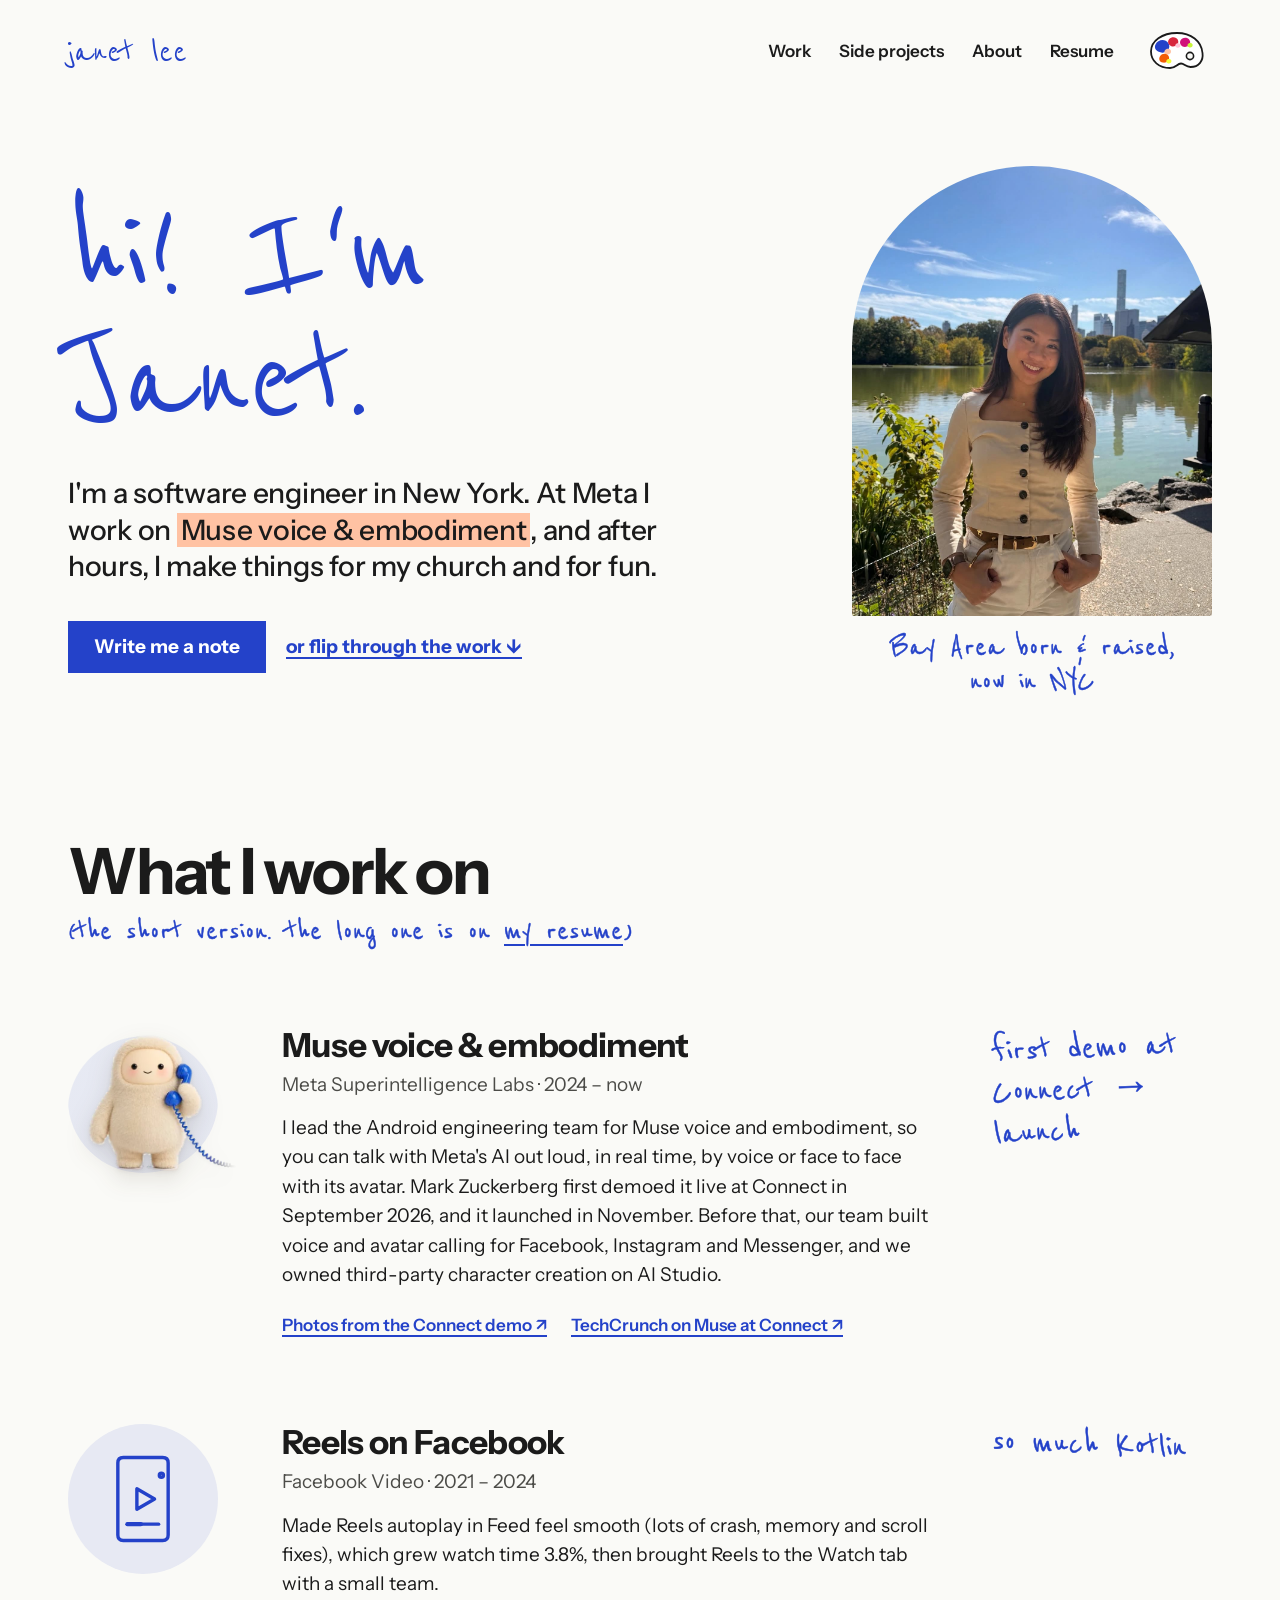
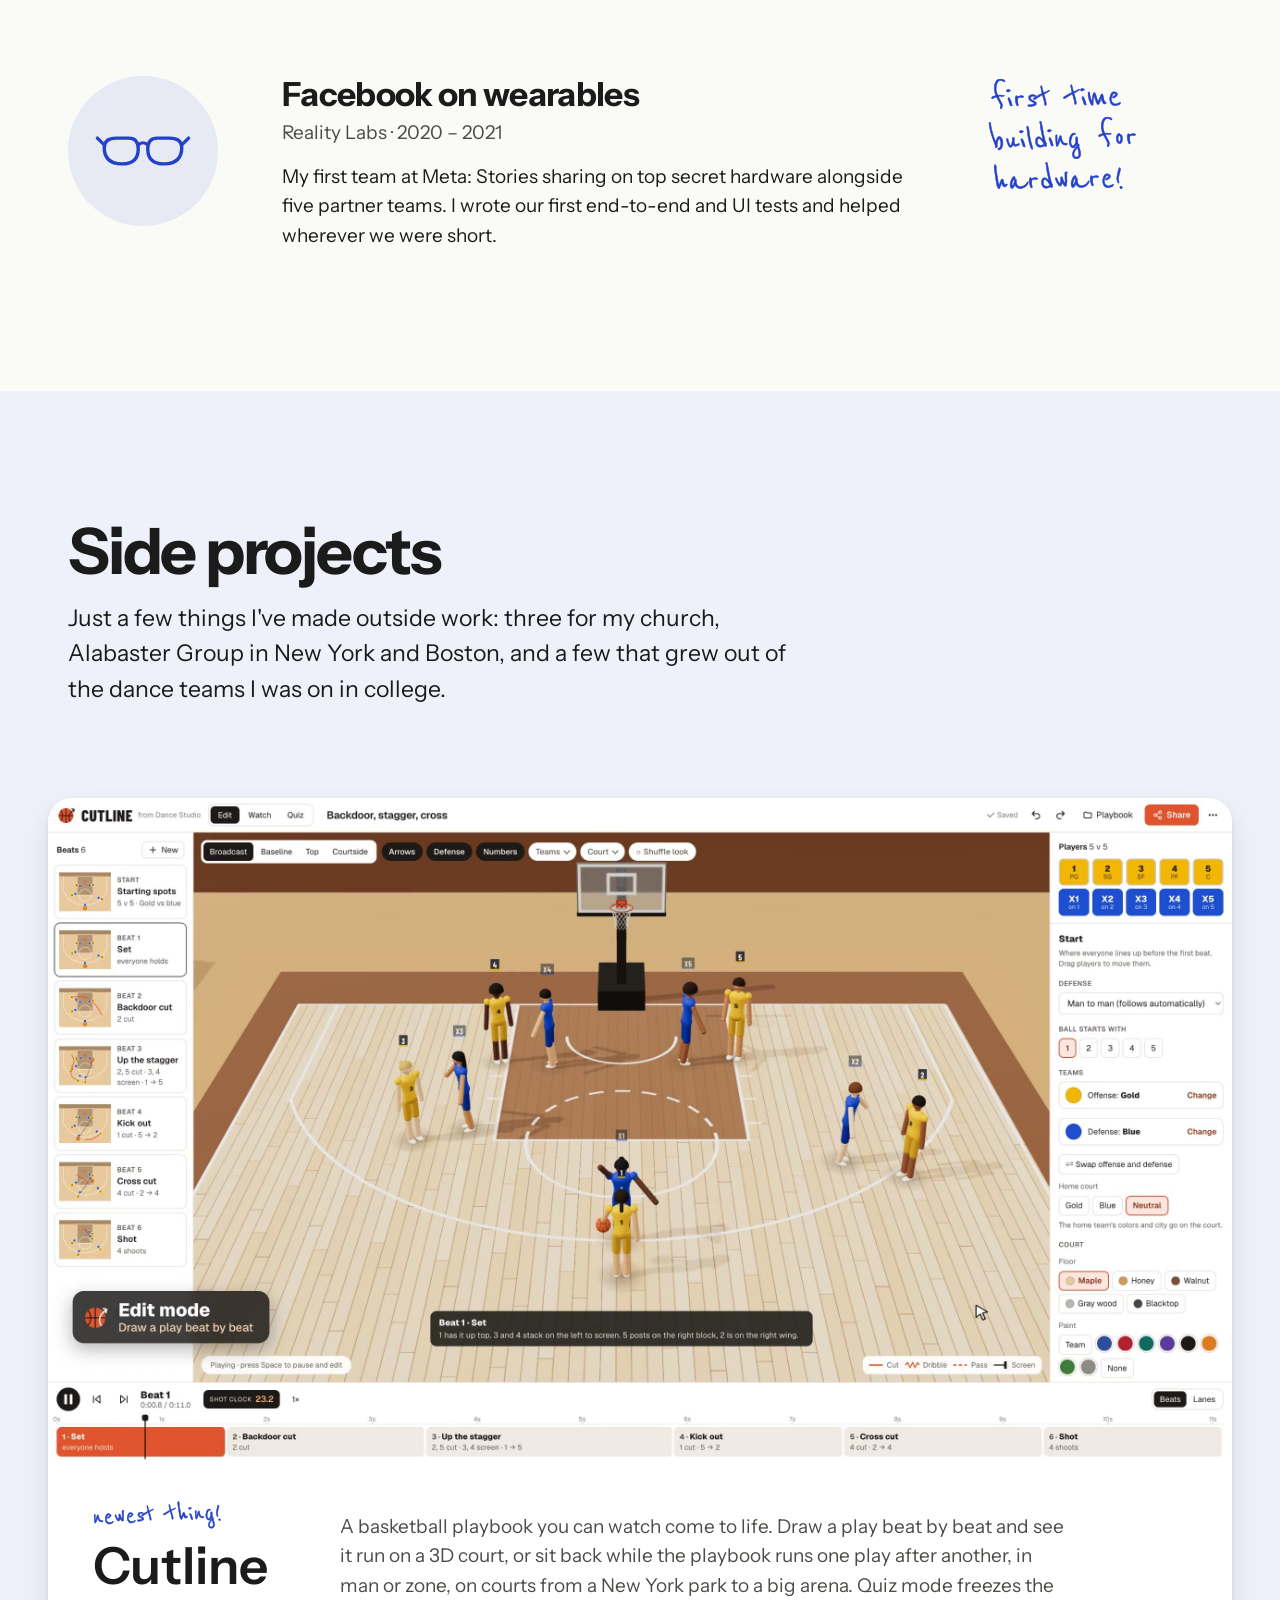
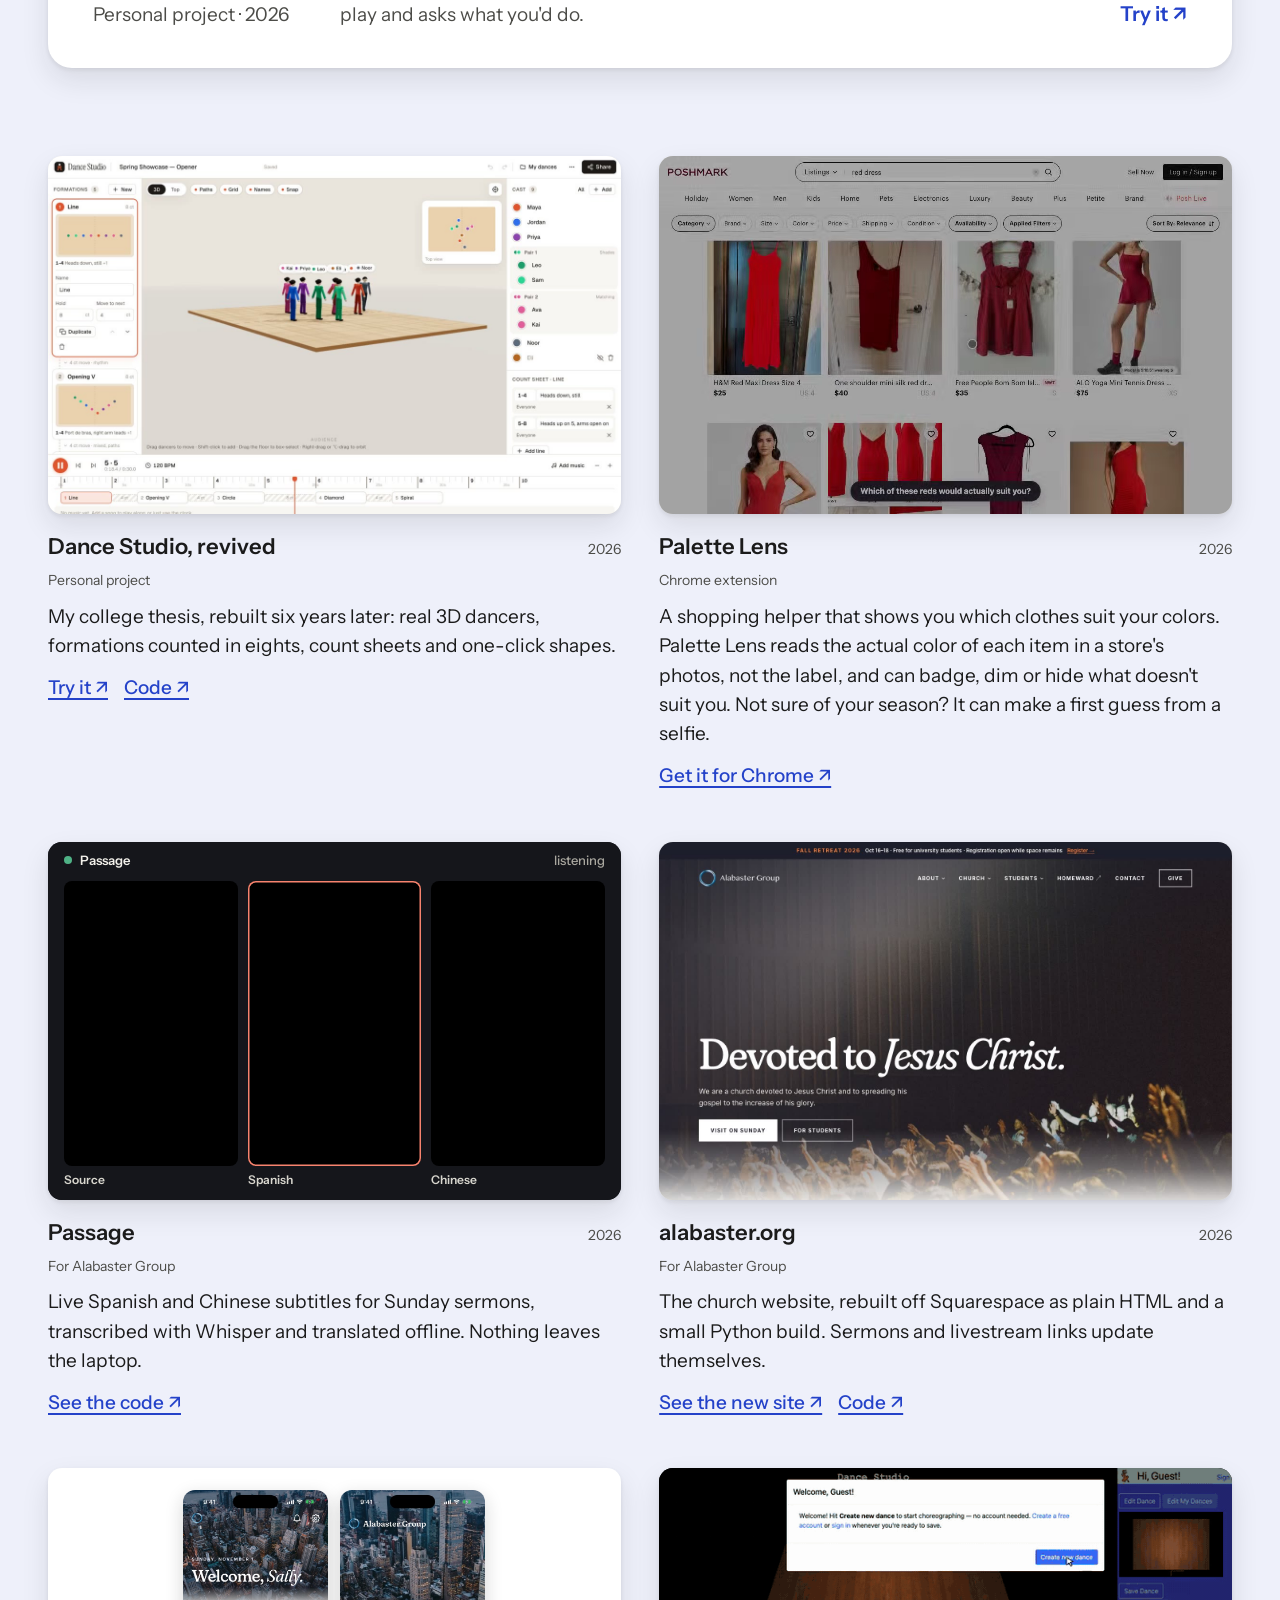
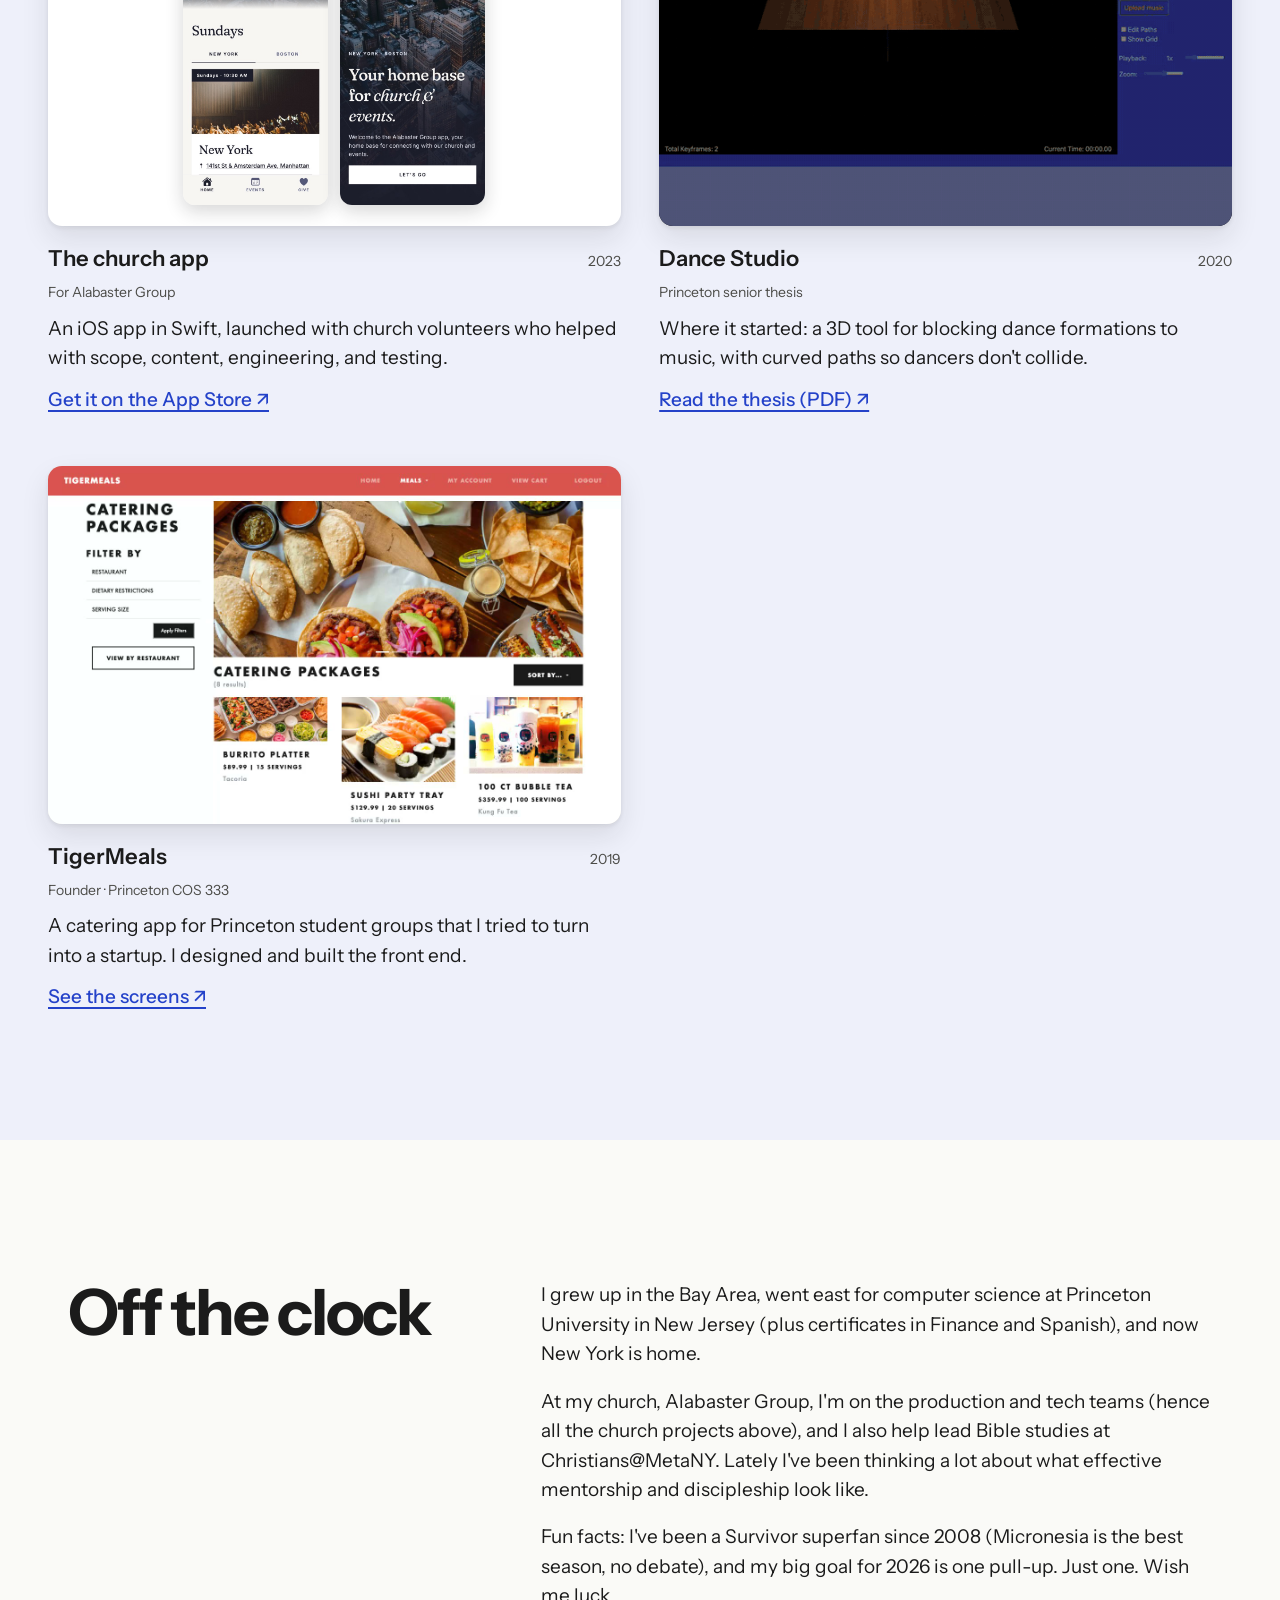
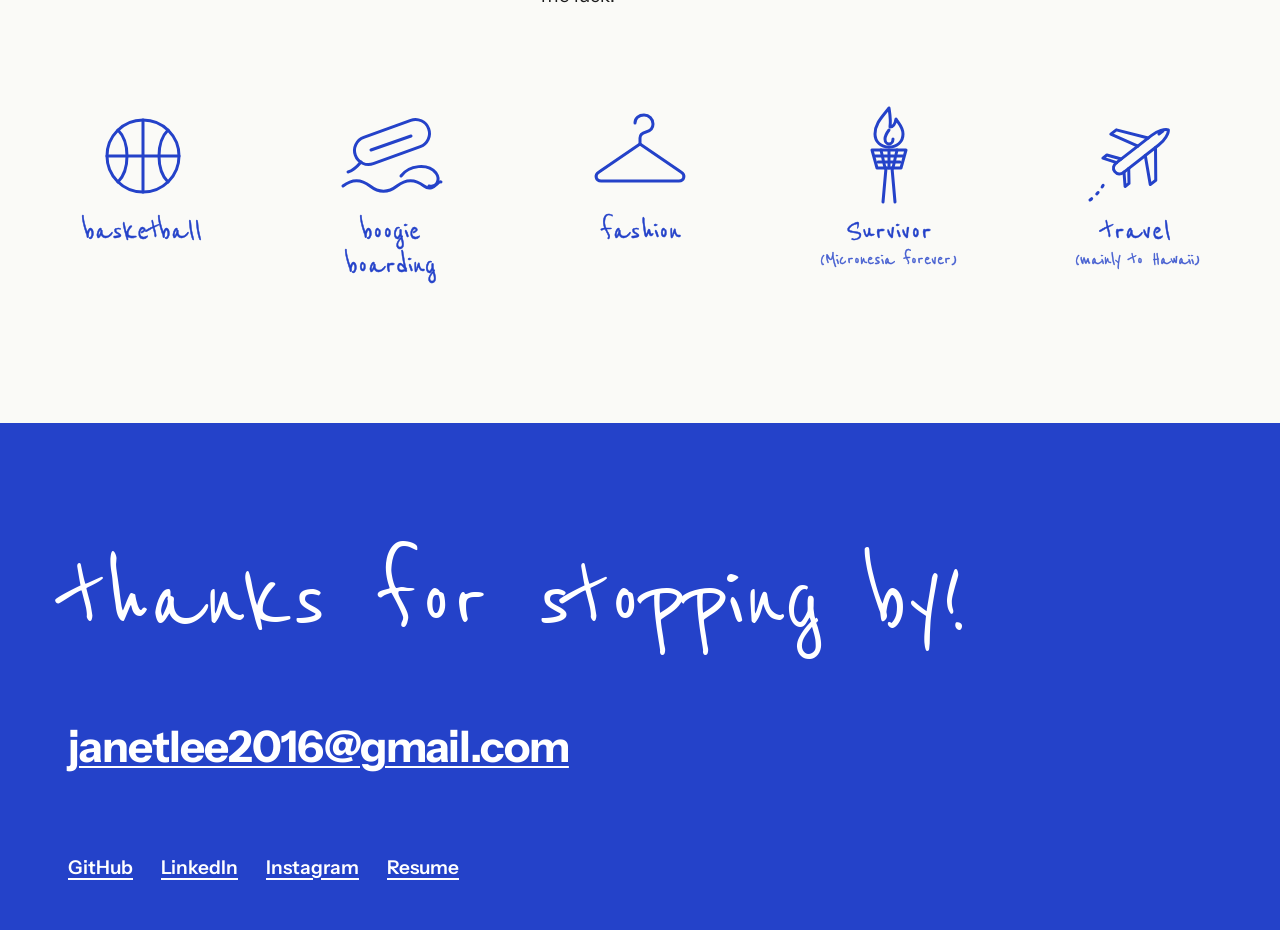
<file: index.html>
<!doctype html>
<html lang="en">
<head>
<meta charset="utf-8">
<meta name="viewport" content="width=device-width, initial-scale=1">
<title>Janet Lee</title>
<meta name="description" content="Janet Lee is a software engineer in New York who works on Muse voice and embodiment at Meta, and makes things for her church and for fun after hours.">
<meta property="og:title" content="Janet Lee">
<meta property="og:description" content="Software engineer in New York. Muse voice and embodiment at Meta, and things for my church and for fun after hours.">
<meta property="og:type" content="website">
<meta property="og:url" content="https://janetlee.me/">
<meta property="og:image" content="https://janetlee.me/img/janet-park-1200.jpg">
<link rel="icon" type="image/png" sizes="32x32" href="/files/favicon-32.png">
<link rel="icon" type="image/png" sizes="192x192" href="/files/favicon-192.png">
<link rel="apple-touch-icon" href="/files/apple-touch-icon.png">
<meta name="theme-color" content="#FAFAF7">
<link rel="preconnect" href="https://fonts.googleapis.com">
<link rel="preconnect" href="https://fonts.gstatic.com" crossorigin>
<link href="https://fonts.googleapis.com/css2?family=Instrument+Sans:wght@400..700&amp;family=Reenie+Beanie&amp;display=swap" rel="stylesheet">
<link rel="stylesheet" href="style.css?v=42">
<script>
  try { var t = localStorage.getItem('jl-theme'); if (t && t !== 'teal') document.documentElement.dataset.theme = t; } catch (e) {}
</script>
<script>
  // Slow connection? After 0.8s still loading, a thin line runs across the top until everything's in.
  // Nothing covers the page: it's readable the moment it arrives.
  window.__jlSlow = setTimeout(function () { if (document.readyState !== 'complete') document.documentElement.classList.add('is-slow'); }, 800);
</script>
<script data-goatcounter="https://cutlinehoops.goatcounter.com/count" async src="//gc.zgo.at/count.js"></script>
</head>
<body>

<div class="progress" aria-hidden="true"></div>

<div class="page">

<header class="site-header wrap">
  <a class="wordmark hand" href="#top">janet lee</a>
  <nav class="nav" aria-label="Main">
    <a href="#work">Work</a>
    <a href="#side">Side projects</a>
    <a href="#about">About</a>
    <a href="/files/Janet_Lee_Resume.pdf?v=5">Resume</a>
  </nav>
  <button class="palette" type="button" aria-label="Change colors (now: blue and peach)">
    <svg viewBox="0 0 60 42" width="60" height="42" aria-hidden="true">
      <path class="palette__board" d="M29 3C14 3 3 11 3 21.5 3 31 11 38 22 38c6 0 7-4.5 11-4.5 3.5 0 4.5 3.5 9.5 3.5 8.5 0 13-6.5 12-14C53.5 11 43 3 29 3Z"></path>
      <circle class="palette__hole" cx="42" cy="26" r="3.6"></circle>
      <g class="dab" data-for=""><path d="M10 15.5c1.5-3.5 6.5-4 8.5-1 2 2.8-.4 6.6-4 6.4-3.4-.2-5.9-2.5-4.5-5.4Z" fill="#2442C9"></path><path transform="translate(16.2 19.4)" d="M0 0c1-1.7 3.8-1.4 4.1.4.3 1.7-1.5 2.9-3.1 2.2C-.3 2.1-.6.9 0 0Z" fill="#FFC2A3"></path></g>
      <g class="dab" data-for="cherry"><path d="M22 9.6c2.4-2.6 7-1.6 7.6 1.6.6 3-2.6 5.4-5.8 4.4-2.8-.9-3.6-3.9-1.8-6Z" fill="#D7263D"></path><path transform="translate(27.4 14.2)" d="M0 0c1-1.7 3.8-1.4 4.1.4.3 1.7-1.5 2.9-3.1 2.2C-.3 2.1-.6.9 0 0Z" fill="#FFC6D9"></path></g>
      <g class="dab" data-for="magenta"><path d="M35 9.2c2.8-1.8 6.8.2 6.6 3.4-.2 3.2-4.2 4.6-6.8 3-2.4-1.5-2.4-4.9.2-6.4Z" fill="#D1127A"></path><path transform="translate(39.6 14.0)" d="M0 0c1-1.7 3.8-1.4 4.1.4.3 1.7-1.5 2.9-3.1 2.2C-.3 2.1-.6.9 0 0Z" fill="#C8F53B"></path></g>
      <g class="dab" data-for="neon"><path d="M13 26.4c1.8-2.8 6.4-2.6 7.4.6 1 3-2 5.6-5.2 5-3-.6-3.8-3.4-2.2-5.6Z" fill="#F25C05"></path><path transform="translate(18.4 30.0)" d="M0 0c1-1.7 3.8-1.4 4.1.4.3 1.7-1.5 2.9-3.1 2.2C-.3 2.1-.6.9 0 0Z" fill="#F3FF3D"></path></g>
    </svg>
  </button>
</header>

<main>

<section id="top" class="hero wrap">
  <div class="hero__text">
    <h1 class="hero__title hand">hi! I'm Janet.</h1>
    <p class="hero__lede">I'm a software engineer in New York. At Meta I work on <mark>Muse voice &amp; embodiment</mark>, and after hours, I make things for my church and for fun.</p>
    <div class="hero__actions">
      <a class="button" href="mailto:janetlee2016@gmail.com">Write me a note</a>
      <a class="text-link" href="#work">or flip through the work ↓</a>
    </div>
  </div>

  <figure class="polaroid">
    <div class="polaroid__frame">
      <img
        src="img/janet-park-1200.jpg"
        srcset="img/janet-park-1200.jpg 1200w, img/janet-park-2296.jpg 2296w"
        sizes="(min-width: 900px) 400px, 90vw"
        width="1200" height="1500"
        alt="Janet smiling by the lake in Central Park, the Midtown skyline behind her">
      <p class="polaroid__note hand">Bay Area born &amp; raised,<br>now in NYC</p>
    </div>
  </figure>
</section>

<section id="work" class="work wrap">
  <h2 class="section-title">What I work on</h2>
  <p class="section-note hand">(the short version. the long one is on <a href="/files/Janet_Lee_Resume.pdf?v=5">my resume</a>)</p>

  <div class="work__list">
    <article class="job">
      <div class="doodle job__pic"><div class="jolly"><picture><source srcset="img/jolly.webp?v=1" type="image/webp"><img src="img/jolly.png?v=1" width="344" height="321" alt="Jolly, a fluffy cream-colored character, chatting on a blue phone with a curly cord" loading="lazy" decoding="async"></picture><span class="jolly__lid jolly__lid--l" aria-hidden="true"></span><span class="jolly__lid jolly__lid--r" aria-hidden="true"></span><svg class="jolly__voice" viewBox="0 0 40 60" aria-hidden="true" fill="none" stroke="currentColor" stroke-width="3.2" stroke-linecap="round"><path d="M6 22c4 4 4 12 0 16"/><path d="M15 15c8 8 8 22 0 30"/><path d="M24 8c12 12 12 32 0 44"/></svg></div></div>
      <div class="job__body">
        <h3 class="item-title">Muse voice &amp; embodiment</h3>
        <p class="meta">Meta Superintelligence Labs · 2024 – now</p>
        <p class="measure">I lead the Android engineering team for Muse voice and embodiment, so you can talk with Meta's AI out loud, in real time, by voice or face to face with its avatar. Mark Zuckerberg first demoed it live at Connect in September 2026, and it launched in November. Before that, our team built voice and avatar calling for Facebook, Instagram and Messenger, and we owned third-party character creation on AI Studio.</p>
        <p class="job__links"><a href="https://x.com/HarperSCarroll/status/2102898244582031420" target="_blank" rel="noopener" data-connect>Photos from the Connect demo ↗</a><a href="https://techcrunch.com/2026/09/23/everything-new-coming-to-metas-ai-agent-muse/" target="_blank" rel="noopener">TechCrunch on Muse at Connect ↗</a></p>
      </div>
      <p class="margin-note hand tilt-l">first demo at Connect → launch</p>
    </article>

    <article class="job">
      <svg class="doodle" width="150" height="150" viewBox="0 0 150 150" fill="none" stroke="currentColor" stroke-width="3" stroke-linecap="round" stroke-linejoin="round" role="img" aria-label="Doodle of a tall video frame with a play button"><path d="M46 14c-5 0-8 3-8 8v106c0 5 3 8 8 8h58c5 0 8-3 8-8V22c0-5-3-8-8-8z"/><path d="M66 60v30l26-15z"/><path d="M52 112h46"/><path d="M52 112h20" stroke-width="6"/><circle cx="102" cy="40" r="3"/></svg>
      <div class="job__body">
        <h3 class="item-title">Reels on Facebook</h3>
        <p class="meta">Facebook Video · 2021 – 2024</p>
        <p class="measure">Made Reels autoplay in Feed feel smooth (lots of crash, memory and scroll fixes), which grew watch time 3.8%, then brought Reels to the Watch tab with a small team.</p>
      </div>
      <p class="margin-note hand tilt-r">so much Kotlin</p>
    </article>

    <article class="job">
      <svg class="doodle" width="150" height="150" viewBox="0 0 150 150" fill="none" stroke="currentColor" stroke-width="3" stroke-linecap="round" stroke-linejoin="round" role="img" aria-label="Doodle of a pair of glasses"><path d="M18 70c0-10 6-14 18-14h18c10 0 14 6 14 16 0 14-8 22-24 22-18 0-26-8-26-24z"/><path d="M82 72c0-10 4-16 14-16h18c12 0 18 4 18 14 0 16-8 24-26 24-16 0-24-8-24-22z"/><path d="M68 66c4-4 10-4 14 0"/><path d="M18 66L8 56M132 66l10-10"/></svg>
      <div class="job__body">
        <h3 class="item-title">Facebook on wearables</h3>
        <p class="meta">Reality Labs · 2020 – 2021</p>
        <p class="measure">My first team at Meta: Stories sharing on top secret hardware alongside five partner teams. I wrote our first end-to-end and UI tests and helped wherever we were short.</p>
      </div>
      <p class="margin-note hand tilt-l2">first time building for hardware!</p>
    </article>
  </div>
</section>

<section id="side" class="side">
  <div class="wrap side__inner">
    <h2 class="section-title">Side projects</h2>
    <p class="side__intro">Just a few things I've made outside work: three for my church, Alabaster Group in New York and Boston, and a few that grew out of the dance teams I was on in college.</p>

    <a class="feature" href="/cutline/" data-goatcounter-click="click-cutline-from-home">
      <div class="feature__media">
        <video class="site-video" muted loop playsinline preload="metadata" poster="img/cutline.jpg?v=5" width="2560" height="1440" aria-label="Cutline tour: editing a play in a school gym, switching to Watch and sharing it as a link, a cinematic camera in a New York park, a courtside view of the Manhattan skyline from a Brooklyn pier, a quiz seen through one player’s eyes in a packed arena, and a play at sunset on a Hawaii beach">
          <source src="img/cutline.mp4?v=10" type="video/mp4">
        </video>
      </div>
      <div class="feature__text">
        <div class="feature__head">
          <p class="feature__note hand">newest thing!</p>
          <h3 class="feature__title">Cutline</h3>
          <p class="meta">Personal project · 2026</p>
        </div>
        <p class="feature__desc">A basketball playbook you can watch come to life. Draw a play beat by beat and see it run on a 3D court, or sit back while the playbook runs one play after another, in man or zone, on courts from a New York park to a big arena. Quiz mode freezes the play and asks what you'd do.</p>
        <span class="feature__cta">Try it ↗</span>
      </div>
    </a>

    <ul class="made">
      <li class="made__card">
        <a class="made__media" href="/dance-studio/" aria-label="Dance Studio, revived">
          <video class="site-video" muted loop playsinline preload="metadata" poster="img/dance-studio-2026.jpg" width="1200" height="750" aria-label="A nine-dancer routine plays through five formations">
            <source src="img/dance-studio-2026.mp4" type="video/mp4">
          </video>
        </a>
        <div class="made__head"><h3 class="made__title"><a href="/dance-studio/">Dance Studio, revived</a></h3><span class="made__year">2026</span></div>
        <p class="made__meta">Personal project</p>
        <p>My college thesis, rebuilt six years later: real 3D dancers, formations counted in eights, count sheets and one-click shapes.</p>
        <p class="made__links"><a href="/dance-studio/">Try it ↗</a><a href="https://github.com/janetcl/dance-studio" target="_blank" rel="noopener">Code ↗</a></p>
      </li>
      <li class="made__card">
        <div class="made__media">
          <video class="site-video" muted loop playsinline preload="metadata" poster="img/palette-lens.jpg?v=4" width="1280" height="800" aria-label="Palette Lens on a Poshmark search for red dresses: switching it on, picking a season, dimming what doesn't suit, then guessing a season from a selfie">
            <source src="img/palette-lens-demo.webm?v=4" type="video/webm">
            <source src="img/palette-lens-demo.mp4?v=4" type="video/mp4">
          </video>
        </div>
        <div class="made__head"><h3 class="made__title">Palette Lens</h3><span class="made__year">2026</span></div>
        <p class="made__meta">Chrome extension</p>
        <p>A shopping helper that shows you which clothes suit your colors. Palette Lens reads the actual color of each item in a store's photos, not the label, and can badge, dim or hide what doesn't suit you. Not sure of your season? It can make a first guess from a selfie.</p>
        <p class="made__links"><a href="https://chromewebstore.google.com/detail/palette-lens/bgdbebcjjhlhpncgnanidnhjimejaggb" target="_blank" rel="noopener">Get it for Chrome ↗</a></p>
      </li>
      <li class="made__card">
        <a class="made__media made__media--pdemo" href="https://github.com/alabgroup/translation" target="_blank" rel="noopener" aria-label="Passage code on GitHub">
<div class="pdemo" data-ui role="img" aria-label="Passage demo: each sermon line appears in English, then in Spanish and Chinese a moment later">
          <div class="pdemo__bar" aria-hidden="true"><span class="pdemo__dot"></span><span class="pdemo__name">Passage</span><span class="pdemo__status">listening</span></div>
          <div class="pdemo__cols" aria-hidden="true">
            <div class="pdemo__col"><div class="pdemo__panel" lang="en">
              <p>Turn with me to the book of Romans, chapter eight.</p>
              <p>There is therefore now no condemnation for those who are in Christ Jesus.</p>
              <p>And the people said amen.</p>
            </div><p class="pdemo__label">Source</p></div>
            <div class="pdemo__col"><div class="pdemo__panel" lang="es">
              <p>Vuelve conmigo al libro de Romanos, capítulo ocho.</p>
              <p>Por tanto, ahora no hay condenación para los que están en Cristo Jesús.</p>
              <p>Y el pueblo dijo amén.</p>
            </div><p class="pdemo__label">Spanish</p></div>
            <div class="pdemo__col"><div class="pdemo__panel" lang="zh">
              <p>与我一起翻到罗马书第八章。</p>
              <p>如今那些在基督耶稣里的就不定罪了。</p>
              <p>众人说，阿门。</p>
            </div><p class="pdemo__label">Chinese</p></div>
          </div>
        </div>
        </a>
        <div class="made__head"><h3 class="made__title"><a href="https://github.com/alabgroup/translation" target="_blank" rel="noopener">Passage</a></h3><span class="made__year">2026</span></div>
        <p class="made__meta">For Alabaster Group</p>
        <p>Live Spanish and Chinese subtitles for Sunday sermons, transcribed with Whisper and translated offline. Nothing leaves the laptop.</p>
        <p class="made__links"><a href="https://github.com/alabgroup/translation" target="_blank" rel="noopener">See the code ↗</a></p>
      </li>
      <li class="made__card">
        <a class="made__media" href="/alabaster-site/" target="_blank" rel="noopener" aria-label="The new alabaster.org">
          <video class="site-video" muted loop playsinline preload="metadata" poster="img/alabaster.jpg" width="1200" height="750" aria-label="Scrolling through the alabaster.org home page">
            <source src="img/alabaster-scroll.mp4" type="video/mp4">
          </video>
        </a>
        <div class="made__head"><h3 class="made__title"><a href="/alabaster-site/" target="_blank" rel="noopener">alabaster.org</a></h3><span class="made__year">2026</span></div>
        <p class="made__meta">For Alabaster Group</p>
        <p>The church website, rebuilt off Squarespace as plain HTML and a small Python build. Sermons and livestream links update themselves.</p>
        <p class="made__links"><a href="/alabaster-site/" target="_blank" rel="noopener">See the new site ↗</a><a href="https://github.com/janetcl/alabaster-site" target="_blank" rel="noopener">Code ↗</a></p>
      </li>
      <li class="made__card">
        <a class="made__media made__media--phone" href="https://apps.apple.com/us/app/alabaster-group/id6446515286" target="_blank" rel="noopener" aria-label="The church app on the App Store">
          <img src="img/app-home.jpg" width="506" height="1100" loading="lazy" alt="The church app home screen with this Sunday's New York service">
          <img src="img/app-welcome.jpg" width="506" height="1100" loading="lazy" alt="The church app welcome screen">
        </a>
        <div class="made__head"><h3 class="made__title"><a href="https://apps.apple.com/us/app/alabaster-group/id6446515286" target="_blank" rel="noopener">The church app</a></h3><span class="made__year">2023</span></div>
        <p class="made__meta">For Alabaster Group</p>
        <p>An iOS app in Swift, launched with church volunteers who helped with scope, content, engineering, and testing.</p>
        <p class="made__links"><a href="https://apps.apple.com/us/app/alabaster-group/id6446515286" target="_blank" rel="noopener">Get it on the App Store ↗</a></p>
      </li>
      <li class="made__card">
        <a class="made__media made__media--dark" href="/files/Janet_Lee_Senior_Thesis.pdf" target="_blank" rel="noopener" aria-label="Read the thesis (PDF)">
          <picture>
            <source media="(prefers-reduced-motion: reduce)" srcset="img/dance-studio-spiral.jpg">
            <img src="img/dance-studio-spiral.gif" width="640" height="400" loading="lazy" alt="Dance Studio in 2020: building a 12-dancer spiral and bending paths with Edit Paths">
          </picture>
        </a>
        <div class="made__head"><h3 class="made__title"><a href="/files/Janet_Lee_Senior_Thesis.pdf" target="_blank" rel="noopener">Dance Studio</a></h3><span class="made__year">2020</span></div>
        <p class="made__meta">Princeton senior thesis</p>
        <p>Where it started: a 3D tool for blocking dance formations to music, with curved paths so dancers don't collide.</p>
        <p class="made__links"><a href="/files/Janet_Lee_Senior_Thesis.pdf" target="_blank" rel="noopener">Read the thesis (PDF) ↗</a></p>
      </li>
      <li class="made__card">
        <a class="made__media" href="/tigermeals/" aria-label="TigerMeals screens">
          <video class="site-video" muted loop playsinline preload="metadata" poster="img/tigermeals.jpg" width="1280" height="800" aria-label="TigerMeals: choosing Student, browsing catering packages, opening a burrito platter, a restaurant's page, then the cart">
            <source src="img/tigermeals.mp4" type="video/mp4">
          </video>
        </a>
        <div class="made__head"><h3 class="made__title"><a href="/tigermeals/">TigerMeals</a></h3><span class="made__year">2019</span></div>
        <p class="made__meta">Founder · Princeton COS 333</p>
        <p>A catering app for Princeton student groups that I tried to turn into a startup. I designed and built the front end.</p>
        <p class="made__links"><a href="/tigermeals/">See the screens ↗</a></p>
      </li>
    </ul>
  </div>
</section>

<section id="about" class="about wrap">
  <div class="about__top">
    <h2 class="section-title">Off the clock</h2>
    <div class="about__text">
      <p>I grew up in the Bay Area, went east for computer science at Princeton University in New Jersey (plus certificates in Finance and Spanish), and now New York is home.</p>
      <p>At my church, Alabaster Group, I'm on the production and tech teams (hence all the church projects above), and I also help lead Bible studies at Christians@MetaNY. Lately I've been thinking a lot about what effective mentorship and discipleship look like.</p>
      <p>Fun facts: I've been a Survivor superfan since 2008 (Micronesia is the best season, no debate), and my big goal for 2026 is one pull-up. Just one. Wish me luck.</p>
    </div>
  </div>

  <ul class="loves" aria-label="Things I love">
    <li><svg width="110" height="110" viewBox="0 0 110 110" fill="none" stroke="currentColor" stroke-width="3" stroke-linecap="round" stroke-linejoin="round" aria-hidden="true"><circle cx="55" cy="56" r="36"/><path d="M19 56h72M55 20v72"/><path d="M30 30c12 12 12 40 0 52M80 30c-12 12-12 40 0 52"/></svg><span class="hand">basketball</span></li>
    <li><svg width="110" height="110" viewBox="0 0 110 110" fill="none" stroke="currentColor" stroke-width="3" stroke-linecap="round" stroke-linejoin="round" aria-hidden="true"><rect x="16" y="28" width="78" height="28" rx="14" transform="rotate(-20 55 42)"></rect><path d="M34 50l40-14"></path><path d="M24 62c-5 6-9 9-13 10"></path><path d="M6 86c9-7 18-7 27 0s18 7 27 0 18-7 27 0 14-6 17-4"></path><path d="M64 76c8-11 27-13 35-3c5 7 0 15-7 13"></path></svg><span class="hand">boogie<br>boarding</span></li>
    <li><svg width="110" height="110" viewBox="0 0 110 110" fill="none" stroke="currentColor" stroke-width="3" stroke-linecap="round" stroke-linejoin="round" aria-hidden="true"><path d="M55 44v-6c0-3 2-5 6-6 4-1 7-4 7-8 0-5-4-9-9-9s-9 3-9 8"/><path d="M55 44L14 72c-5 3-3 9 2 9h78c5 0 7-6 2-9z"/></svg><span class="hand">fashion</span></li>
    <li><svg width="110" height="110" viewBox="0 0 110 110" fill="none" stroke="currentColor" stroke-width="3" stroke-linecap="round" stroke-linejoin="round" aria-hidden="true"><path d="M55 8c-8 10-14 16-14 26 0 8 6 13 14 13s14-5 14-13c0-7-4-10-7-15-1 6-4 8-6 8 1-7 0-12-1-19z"/><path d="M55 30c-3 4-4 6-4 9 0 3 2 5 4 5s4-2 4-5"/><path d="M38 50h34l-5 18H43z"/><path d="M41 56h28M44 62h22M47 50l4 18M55 50v18M63 50l-4 18"/><path d="M52 68l-3 34M58 68l3 34"/></svg><span class="hand">Survivor<br><small>(Micronesia forever)</small></span></li>
    <li><svg width="110" height="110" viewBox="0 0 110 110" fill="none" stroke="currentColor" stroke-width="3" stroke-linecap="round" stroke-linejoin="round" aria-hidden="true"><path d="M8 100c8-6 12-12 16-20" stroke-dasharray="2 7"/><g transform="rotate(-38 58 52)"><path d="M26 52c0-4 3-6 7-6h44c8 0 15 3 17 6-2 3-9 6-17 6H33c-4 0-7-2-7-6z"/><path d="M60 46L46 20h7l20 26M60 58L46 84h7l20-26"/><path d="M33 46l-8-12h5l9 12M33 58l-8 12h5l9-12"/><path d="M84 49.5h5"/></g></svg><span class="hand">travel<br><small>(mainly to Hawaii)</small></span></li>
  </ul>
</section>

<dialog class="clip" id="connect-clip" aria-label="Muse demo at Connect 2026">
  <div class="clip__head"><p class="hand">live at Connect</p><button class="clip__close" type="button" aria-label="Close">×</button></div>
  <div class="clip__body"><p class="clip__wait">Loading…</p></div>
  <p class="clip__foot"><a href="https://x.com/HarperSCarroll/status/2102898244582031420" target="_blank" rel="noopener">Open on X ↗</a></p>
</dialog>
</main>

<footer class="site-footer">
  <div class="wrap site-footer__inner">
    <p class="site-footer__thanks hand">thanks for stopping by!</p>
    <a class="site-footer__email" href="mailto:janetlee2016@gmail.com">janetlee2016@gmail.com</a>
    <nav class="site-footer__links" aria-label="Elsewhere">
      <a href="https://github.com/janetcl">GitHub</a>
      <a href="https://www.linkedin.com/in/janet-lee-2020/">LinkedIn</a>
      <a href="https://www.instagram.com/missyjoenette/">Instagram</a>
      <a href="/files/Janet_Lee_Resume.pdf?v=5">Resume</a>
    </nav>
  </div>
</footer>

</div>

<script src="site.js?v=11" defer></script>
</body>
</html>
</file>
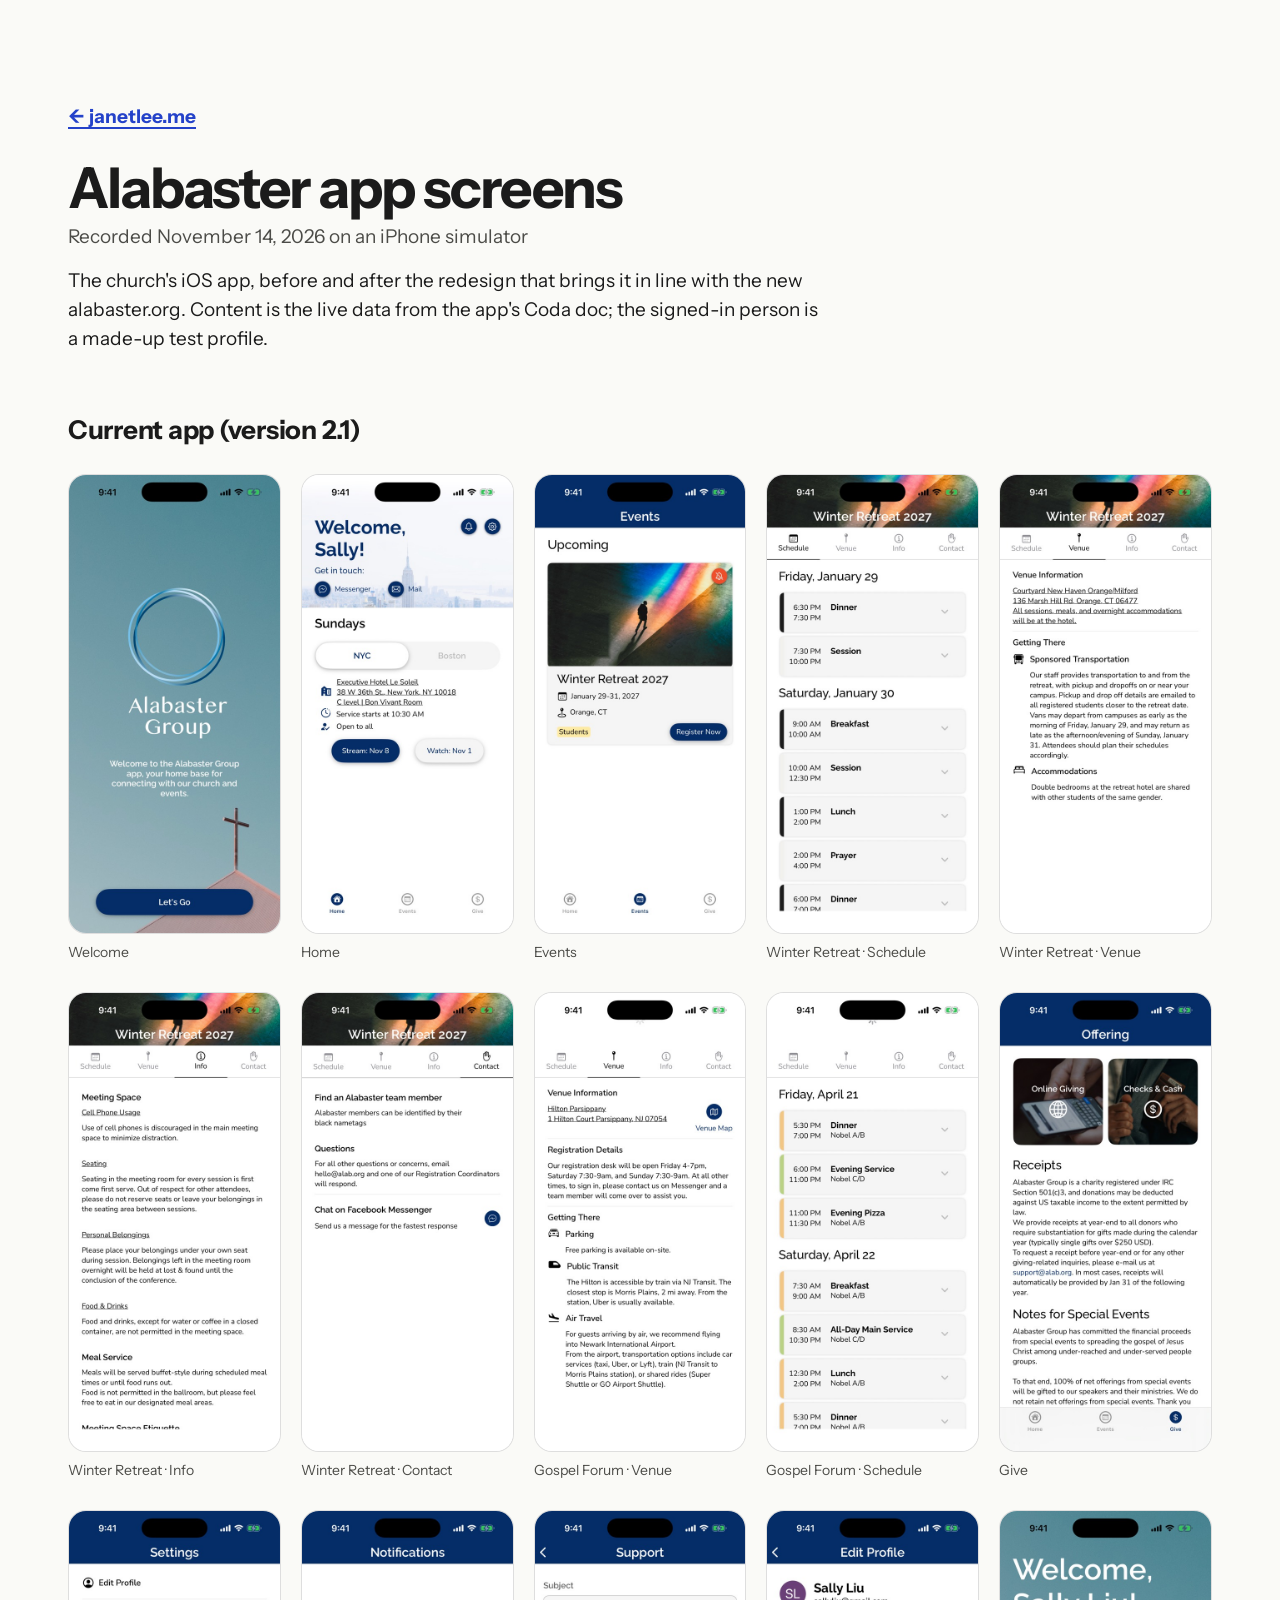
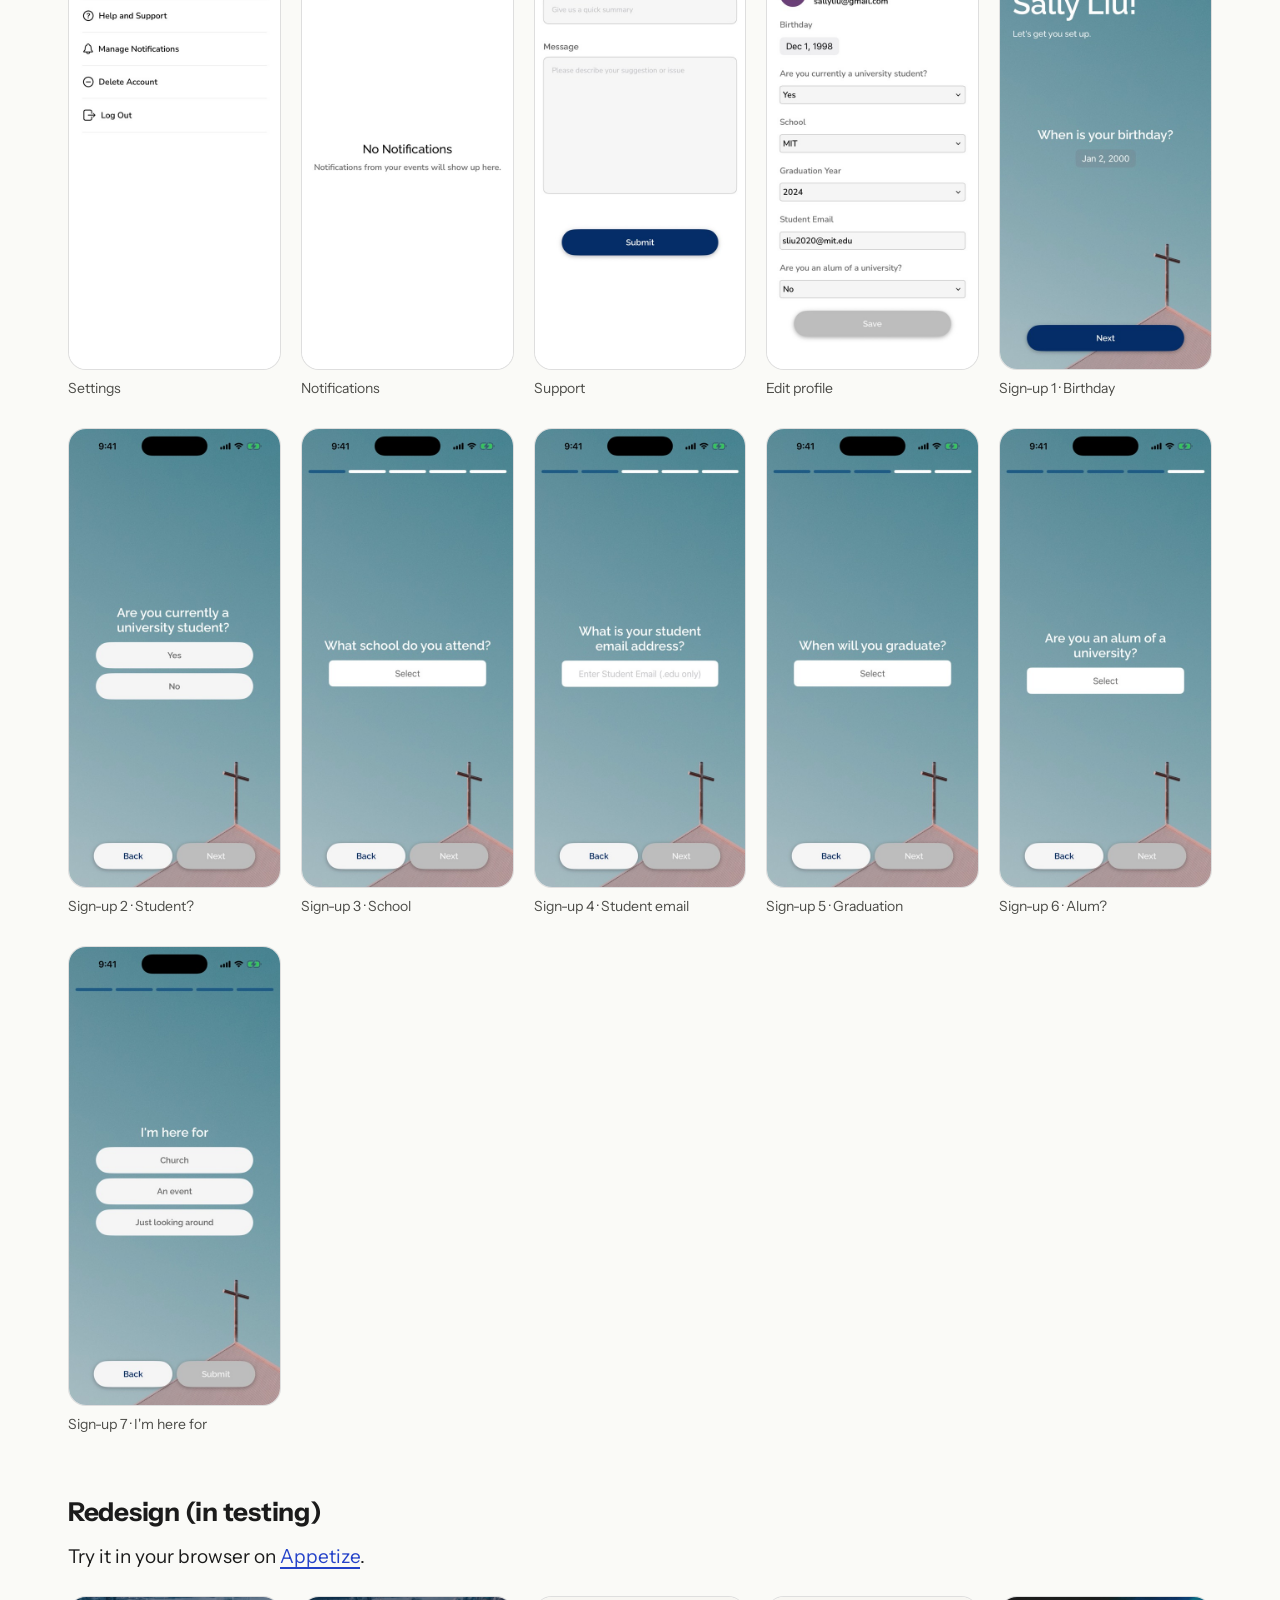
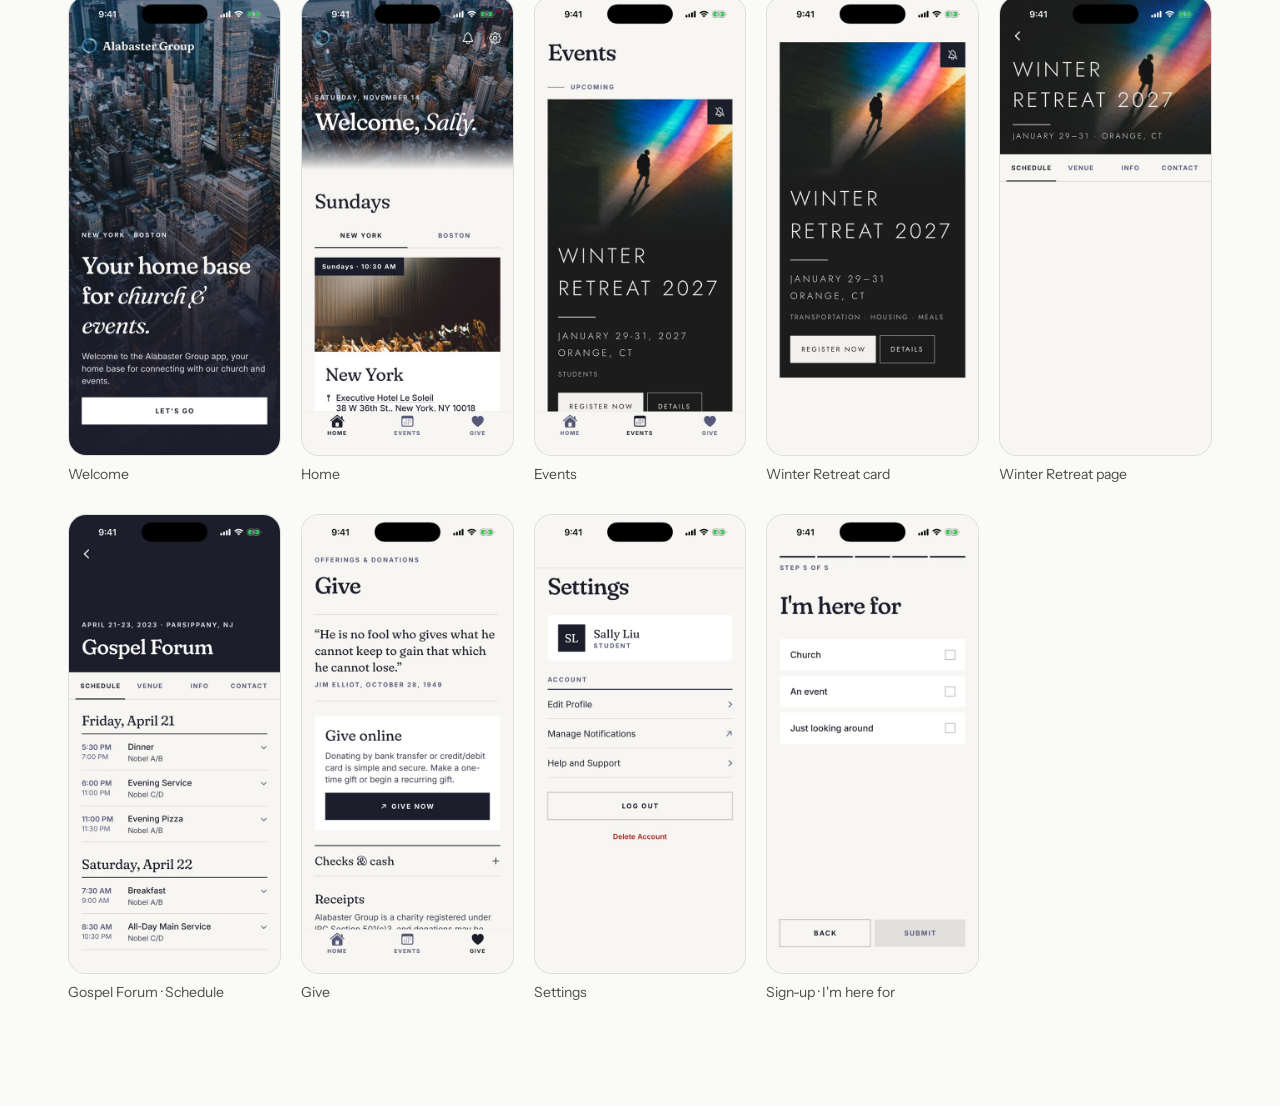
<file: alabaster-app/index.html>
<!doctype html>
<html lang="en">
<head>
<meta charset="utf-8">
<meta name="viewport" content="width=device-width, initial-scale=1">
<title>Alabaster app screens</title>
<meta name="robots" content="noindex">
<meta name="description" content="Screens of the Alabaster Group iOS app: the current version and the redesign in testing.">
<link rel="icon" type="image/png" sizes="32x32" href="/files/favicon-32.png">
<link rel="icon" type="image/png" sizes="192x192" href="/files/favicon-192.png">
<link rel="apple-touch-icon" href="/files/apple-touch-icon.png">
<meta name="theme-color" content="#FAFAF7">
<link rel="preconnect" href="https://fonts.googleapis.com">
<link rel="preconnect" href="https://fonts.gstatic.com" crossorigin>
<link href="https://fonts.googleapis.com/css2?family=Instrument+Sans:wght@400..700&amp;family=Reenie+Beanie&amp;display=swap" rel="stylesheet">
<link rel="stylesheet" href="/style.css?v=30">
<script>
  try { var t = localStorage.getItem('jl-theme'); if (t && t !== 'teal') document.documentElement.dataset.theme = t; } catch (e) {}
</script>
<style>
  .shots { padding-block: clamp(56px, 8vw, 112px); }
  .shots .section-title { font-size: clamp(36px, 4.4vw, 60px); }
  .shots .back { display: inline-block; margin-bottom: 28px; font-weight: 700; }
  .shots h2 { margin-top: 56px; font-size: 26px; letter-spacing: -0.01em; }
  .shots .intro { max-width: 40em; margin-top: 10px; }
  .grid { list-style: none; padding: 0; margin: 24px 0 0; display: grid; gap: 28px 20px;
          grid-template-columns: repeat(auto-fill, minmax(min(100%, 200px), 1fr)); }
  .grid figure { margin: 0; }
  .grid a { display: block; }
  .grid img { width: 100%; height: auto; display: block; border: 1px solid color-mix(in srgb, var(--ink) 14%, transparent); border-radius: 18px; background: var(--white); }
  .grid figcaption { margin-top: 8px; font-size: 14px; color: var(--ink-soft); }
  @media (max-width: 480px) { .grid { grid-template-columns: repeat(2, 1fr); gap: 20px 12px; } }
</style>
<script data-goatcounter="https://cutlinehoops.goatcounter.com/count" async src="//gc.zgo.at/count.js"></script>
</head>
<body>
<main class="shots wrap">
  <a class="back" href="/">← janetlee.me</a>
  <h1 class="section-title">Alabaster app screens</h1>
  <p class="meta">Recorded November 14, 2026 on an iPhone simulator</p>
  <p class="intro">The church's iOS app, before and after the redesign that brings it in line with the new alabaster.org. Content is the live data from the app's Coda doc; the signed-in person is a made-up test profile.</p>

  <h2>Current app (version 2.1)</h2>
  <ul class="grid">
    <li><figure><a href="current/welcome.jpg"><img src="current/welcome.jpg" alt="Current app: Welcome" width="506" height="1100" loading="lazy"></a><figcaption>Welcome</figcaption></figure></li>
    <li><figure><a href="current/home.jpg"><img src="current/home.jpg" alt="Current app: Home" width="506" height="1100" loading="lazy"></a><figcaption>Home</figcaption></figure></li>
    <li><figure><a href="current/events.jpg"><img src="current/events.jpg" alt="Current app: Events" width="506" height="1100" loading="lazy"></a><figcaption>Events</figcaption></figure></li>
    <li><figure><a href="current/event-schedule.jpg"><img src="current/event-schedule.jpg" alt="Current app: Winter Retreat · Schedule" width="506" height="1100" loading="lazy"></a><figcaption>Winter Retreat · Schedule</figcaption></figure></li>
    <li><figure><a href="current/event-location.jpg"><img src="current/event-location.jpg" alt="Current app: Winter Retreat · Venue" width="506" height="1100" loading="lazy"></a><figcaption>Winter Retreat · Venue</figcaption></figure></li>
    <li><figure><a href="current/event-info.jpg"><img src="current/event-info.jpg" alt="Current app: Winter Retreat · Info" width="506" height="1100" loading="lazy"></a><figcaption>Winter Retreat · Info</figcaption></figure></li>
    <li><figure><a href="current/event-contact.jpg"><img src="current/event-contact.jpg" alt="Current app: Winter Retreat · Contact" width="506" height="1100" loading="lazy"></a><figcaption>Winter Retreat · Contact</figcaption></figure></li>
    <li><figure><a href="current/gospelForum-location.jpg"><img src="current/gospelForum-location.jpg" alt="Current app: Gospel Forum · Venue" width="506" height="1100" loading="lazy"></a><figcaption>Gospel Forum · Venue</figcaption></figure></li>
    <li><figure><a href="current/gospelForum-give.jpg"><img src="current/gospelForum-give.jpg" alt="Current app: Gospel Forum · Schedule" width="506" height="1100" loading="lazy"></a><figcaption>Gospel Forum · Schedule</figcaption></figure></li>
    <li><figure><a href="current/give.jpg"><img src="current/give.jpg" alt="Current app: Give" width="506" height="1100" loading="lazy"></a><figcaption>Give</figcaption></figure></li>
    <li><figure><a href="current/settings.jpg"><img src="current/settings.jpg" alt="Current app: Settings" width="506" height="1100" loading="lazy"></a><figcaption>Settings</figcaption></figure></li>
    <li><figure><a href="current/notifications.jpg"><img src="current/notifications.jpg" alt="Current app: Notifications" width="506" height="1100" loading="lazy"></a><figcaption>Notifications</figcaption></figure></li>
    <li><figure><a href="current/support.jpg"><img src="current/support.jpg" alt="Current app: Support" width="506" height="1100" loading="lazy"></a><figcaption>Support</figcaption></figure></li>
    <li><figure><a href="current/editProfile.jpg"><img src="current/editProfile.jpg" alt="Current app: Edit profile" width="506" height="1100" loading="lazy"></a><figcaption>Edit profile</figcaption></figure></li>
    <li><figure><a href="current/onboarding1-birthday.jpg"><img src="current/onboarding1-birthday.jpg" alt="Current app: Sign-up 1 · Birthday" width="506" height="1100" loading="lazy"></a><figcaption>Sign-up 1 · Birthday</figcaption></figure></li>
    <li><figure><a href="current/onboarding2-student.jpg"><img src="current/onboarding2-student.jpg" alt="Current app: Sign-up 2 · Student?" width="506" height="1100" loading="lazy"></a><figcaption>Sign-up 2 · Student?</figcaption></figure></li>
    <li><figure><a href="current/onboarding3-school.jpg"><img src="current/onboarding3-school.jpg" alt="Current app: Sign-up 3 · School" width="506" height="1100" loading="lazy"></a><figcaption>Sign-up 3 · School</figcaption></figure></li>
    <li><figure><a href="current/onboarding4-studentEmail.jpg"><img src="current/onboarding4-studentEmail.jpg" alt="Current app: Sign-up 4 · Student email" width="506" height="1100" loading="lazy"></a><figcaption>Sign-up 4 · Student email</figcaption></figure></li>
    <li><figure><a href="current/onboarding5-graduation.jpg"><img src="current/onboarding5-graduation.jpg" alt="Current app: Sign-up 5 · Graduation" width="506" height="1100" loading="lazy"></a><figcaption>Sign-up 5 · Graduation</figcaption></figure></li>
    <li><figure><a href="current/onboarding6-alumni.jpg"><img src="current/onboarding6-alumni.jpg" alt="Current app: Sign-up 6 · Alum?" width="506" height="1100" loading="lazy"></a><figcaption>Sign-up 6 · Alum?</figcaption></figure></li>
    <li><figure><a href="current/onboarding7-reason.jpg"><img src="current/onboarding7-reason.jpg" alt="Current app: Sign-up 7 · I'm here for" width="506" height="1100" loading="lazy"></a><figcaption>Sign-up 7 · I'm here for</figcaption></figure></li>
  </ul>

  <h2>Redesign (in testing)</h2>
  <p class="intro">Try it in your browser on <a href="https://appetize.io/app/sfpz7gqhsfht5zfao4ldm5pi2m">Appetize</a>.</p>
  <ul class="grid">
    <li><figure><a href="redesign/welcome.jpg"><img src="redesign/welcome.jpg" alt="Redesign: Welcome" width="506" height="1100" loading="lazy"></a><figcaption>Welcome</figcaption></figure></li>
    <li><figure><a href="redesign/home.jpg"><img src="redesign/home.jpg" alt="Redesign: Home" width="506" height="1100" loading="lazy"></a><figcaption>Home</figcaption></figure></li>
    <li><figure><a href="redesign/events.jpg"><img src="redesign/events.jpg" alt="Redesign: Events" width="506" height="1100" loading="lazy"></a><figcaption>Events</figcaption></figure></li>
    <li><figure><a href="redesign/retreat.jpg"><img src="redesign/retreat.jpg" alt="Redesign: Winter Retreat card" width="506" height="1100" loading="lazy"></a><figcaption>Winter Retreat card</figcaption></figure></li>
    <li><figure><a href="redesign/retreatDetail.jpg"><img src="redesign/retreatDetail.jpg" alt="Redesign: Winter Retreat page" width="506" height="1100" loading="lazy"></a><figcaption>Winter Retreat page</figcaption></figure></li>
    <li><figure><a href="redesign/detail.jpg"><img src="redesign/detail.jpg" alt="Redesign: Gospel Forum · Schedule" width="506" height="1100" loading="lazy"></a><figcaption>Gospel Forum · Schedule</figcaption></figure></li>
    <li><figure><a href="redesign/give.jpg"><img src="redesign/give.jpg" alt="Redesign: Give" width="506" height="1100" loading="lazy"></a><figcaption>Give</figcaption></figure></li>
    <li><figure><a href="redesign/settings.jpg"><img src="redesign/settings.jpg" alt="Redesign: Settings" width="506" height="1100" loading="lazy"></a><figcaption>Settings</figcaption></figure></li>
    <li><figure><a href="redesign/onboarding.jpg"><img src="redesign/onboarding.jpg" alt="Redesign: Sign-up · I'm here for" width="506" height="1100" loading="lazy"></a><figcaption>Sign-up · I'm here for</figcaption></figure></li>
  </ul>
</main>
</body>
</html>
</file>
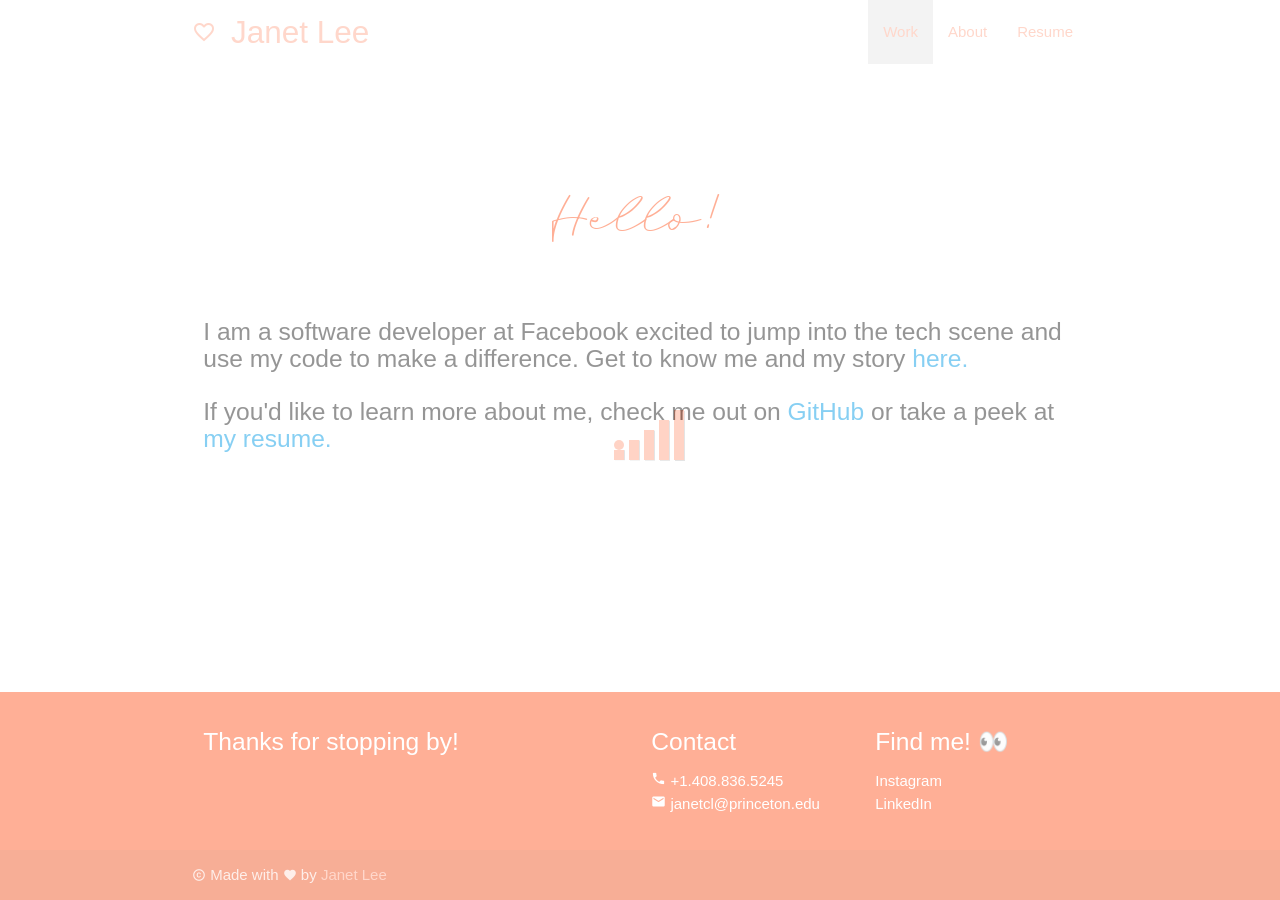
<file: archive/index.html>
<!DOCTYPE html>
<html lang="en">
<head>
  <meta name="robots" content="noindex">
  <meta http-equiv="Content-Type" content="text/html; charset=UTF-8"/>
  <meta name="viewport" content="width=device-width, initial-scale=1, maximum-scale=1.0"/>
  <title>Janet Lee's Website</title>
  <link rel='icon' href='/files/hand-emoji.png'></link>
  <!-- JS -->
  <script type="text/javascript" src="js/jquery-latest.js"></script>
  <!-- CSS  -->
  <link href="https://fonts.googleapis.com/icon?family=Material+Icons" rel="stylesheet">
  <link href="css/materialize.css" type="text/css" rel="stylesheet" media="screen,projection"/>
  <link href="css/style.css" type="text/css" rel="stylesheet" media="screen,projection"/>

</head>
<body>

<header>
  <nav class="white z-depth-0" role="navigation">
    <div class="nav-wrapper container deep-orange-text text-lighten-3">
      <a href="/archive/" class="brand-logo deep-orange-text text-lighten-3" id="logo-container"><i class="material-icons">favorite_border</i>Janet Lee</a>
      <ul class="right hide-on-med-and-down deep-orange-text text-lighten-3">
        <li class="active"><a class="deep-orange-text text-lighten-3">Work</a></li>
        <li><a href="about/index.html" class="deep-orange-text text-lighten-3">About</a></li>
        <li><a href="/files/Janet_Lee_Resume_2020.pdf" target="_blank" class="deep-orange-text text-lighten-3">Resume</a></li>
      </ul>

      <ul id="nav-mobile" class="sidenav deep-orange-text text-lighten-3">
        <li class="active"><a class="deep-orange-text text-lighten-3">Work</a></li>
        <li><a href="about/index.html" class="deep-orange-text text-lighten-3">About</a></li>
        <li><a href="/files/Janet_Lee_Resume_2020.pdf" target="_blank" class="deep-orange-text text-lighten-3">Resume</a></li>
      </ul>
      <a href="#" data-target="nav-mobile" class="sidenav-trigger deep-orange-text text-lighten-3"><i class="material-icons">menu</i></a>
    </div>
  </nav>
</header>
  <main>
  <div class="section no-pad-bot" id="index-banner">
    <div class="container">
      <br><br>
      <h1 class="header center deep-orange-text hello">Hello!</h1>
      <div class="row">
        <h5 class="header col s12 light">I am a software developer at Facebook excited to jump into the tech scene and use my code to make a difference. Get to know me and my story <a href="about/index.html">here.</a></h5>
        <!-- <h5 class="header col s12 light">This summer, I will be interning as a software engineer at <a href="https://www.facebook.com/">Facebook</a> in Menlo Park, California.</h5>
        <h5 class="header col s12 light">This semester, I'm working on <a href="http://www.tigermeals.org/">TigerMeals</a>, a project developed from scratch this fall that will streamline the catering process to Princeton University starting this August.</h5> -->
        <h5 class="header col s12 light">If you'd like to learn more about me, check me out on <a href="https://github.com/janetcl">GitHub</a> or take a peek at <a href="/files/Janet_Lee_Resume_2020.pdf" target="_blank">my resume.</a></h5>
      </div>
      <!-- <div class="row center">
        <a href="http://materializecss.com/getting-started.html" id="download-button" class="btn-large waves-effect waves-light deep-orange">Get Started</a>
      </div> -->
      <br><br>

    </div>
  </div>
</main>

  <!-- <div class="container">
    <div class="section">

      <div class="row">
        <div class="col s12 m4">
          <div class="icon-block">
            <h2 class="center black-text"><i class="material-icons">flash_on</i></h2>
            <h5 class="center">Speeds up development</h5>

            <p class="light">We did most of the heavy lifting for you to provide a default stylings that incorporate our custom components. Additionally, we refined animations and transitions to provide a smoother experience for developers.</p>
          </div>
        </div>

        <div class="col s12 m4">
          <div class="icon-block">
            <h2 class="center black-text"><i class="material-icons">group</i></h2>
            <h5 class="center">User Experience Focused</h5>

            <p class="light">By utilizing elements and principles of Material Design, we were able to create a framework that incorporates components and animations that provide more feedback to users. Additionally, a single underlying responsive system across all platforms allow for a more unified user experience.</p>
          </div>
        </div>

        <div class="col s12 m4">
          <div class="icon-block">
            <h2 class="center black-text"><i class="material-icons">settings</i></h2>
            <h5 class="center">Easy to work with</h5>

            <p class="light">We have provided detailed documentation as well as specific code examples to help new users get started. We are also always open to feedback and can answer any questions a user may have about Materialize.</p>
          </div>
        </div>
      </div>

    </div>
    <br><br>
  </div> -->

  <footer class="page-footer deep-orange">
    <div class="container">
      <div class="row">
        <div class="col l6 s12">
          <h5 class="white-text">Thanks for stopping by!</h5>
          <!-- <p class="grey-text text-lighten-4">Thanks for checking out my site!</p> -->

        </div>
        <div class="col l3 s12">
          <h5 class="white-text">Contact</h5>
          <ul>
            <li><a class="white-text" href="#!"><i class="tiny material-icons">phone</i>
              +1.408.836.5245</a></li>
            <li><a class="white-text" href="#!"><i class="tiny material-icons">email</i>
              janetcl@princeton.edu</a></li>
            <!-- <li><a class="white-text" href="#!">Link 3</a></li>
            <li><a class="white-text" href="#!">Link 4</a></li> -->
          </ul>
        </div>
        <div class="col l3 s12">
          <h5 class="white-text">Find me! 👀</h5>
          <ul>
            <li><a class="white-text" href="https://www.instagram.com/missyjoenette/">Instagram</a></li>
            <li><a class="white-text" href="https://www.linkedin.com/in/janet-lee-2020/">LinkedIn</a></li>
          </ul>
        </div>
      </div>
    </div>
    <div class="footer-copyright">
      <div class="container made-with-love">
        <i class="tiny material-icons">copyright</i>
        Made with
        <i class="material-icons">favorite</i>
        by
        <a class="deep-orange-text text-lighten-3">Janet Lee</a>
      </div>
    </div>
  </footer>


  <!--  Scripts-->
  <script src="https://code.jquery.com/jquery-2.1.1.min.js"></script>
  <script src="js/materialize.js"></script>
  <script src="js/init.js"></script>


  <script>
  $(document).ready(function() {
    //Preloader
    $(window).on("load", function() {
      preloaderFadeOutTime = 2000;
      function hidePreloader() {
        var preloader = $('.loader-wrapper');
        // var preloader_bar = $('.loader_bar');
        // var preloader_ball = $('.loader_ball');
        preloader.fadeOut(preloaderFadeOutTime);
        // preloader_bar.fadeOut(preloaderFadeOutTime);
        // preloader_ball.fadeOut(preloaderFadeOutTime);
      }
      hidePreloader();
    });
  });
  </script>
  </body>
  <!--CSS Cube-->
<!-- <div class="cube-wrapper">
  <div class="sk-folding-cube">
  <div class="sk-cube1 sk-cube"></div>
  <div class="sk-cube2 sk-cube"></div>
  <div class="sk-cube4 sk-cube"></div>
  <div class="sk-cube3 sk-cube"></div>
  </div>
</div> -->




<!--CSS Loader -->
<div class="loader-wrapper">
  <div class="loader">
    <div class="loader__bar"></div>
    <div class="loader__bar"></div>
    <div class="loader__bar"></div>
    <div class="loader__bar"></div>
    <div class="loader__bar"></div>
    <div class="loader__ball"></div>
  </div>
</div>
</html>
</file>
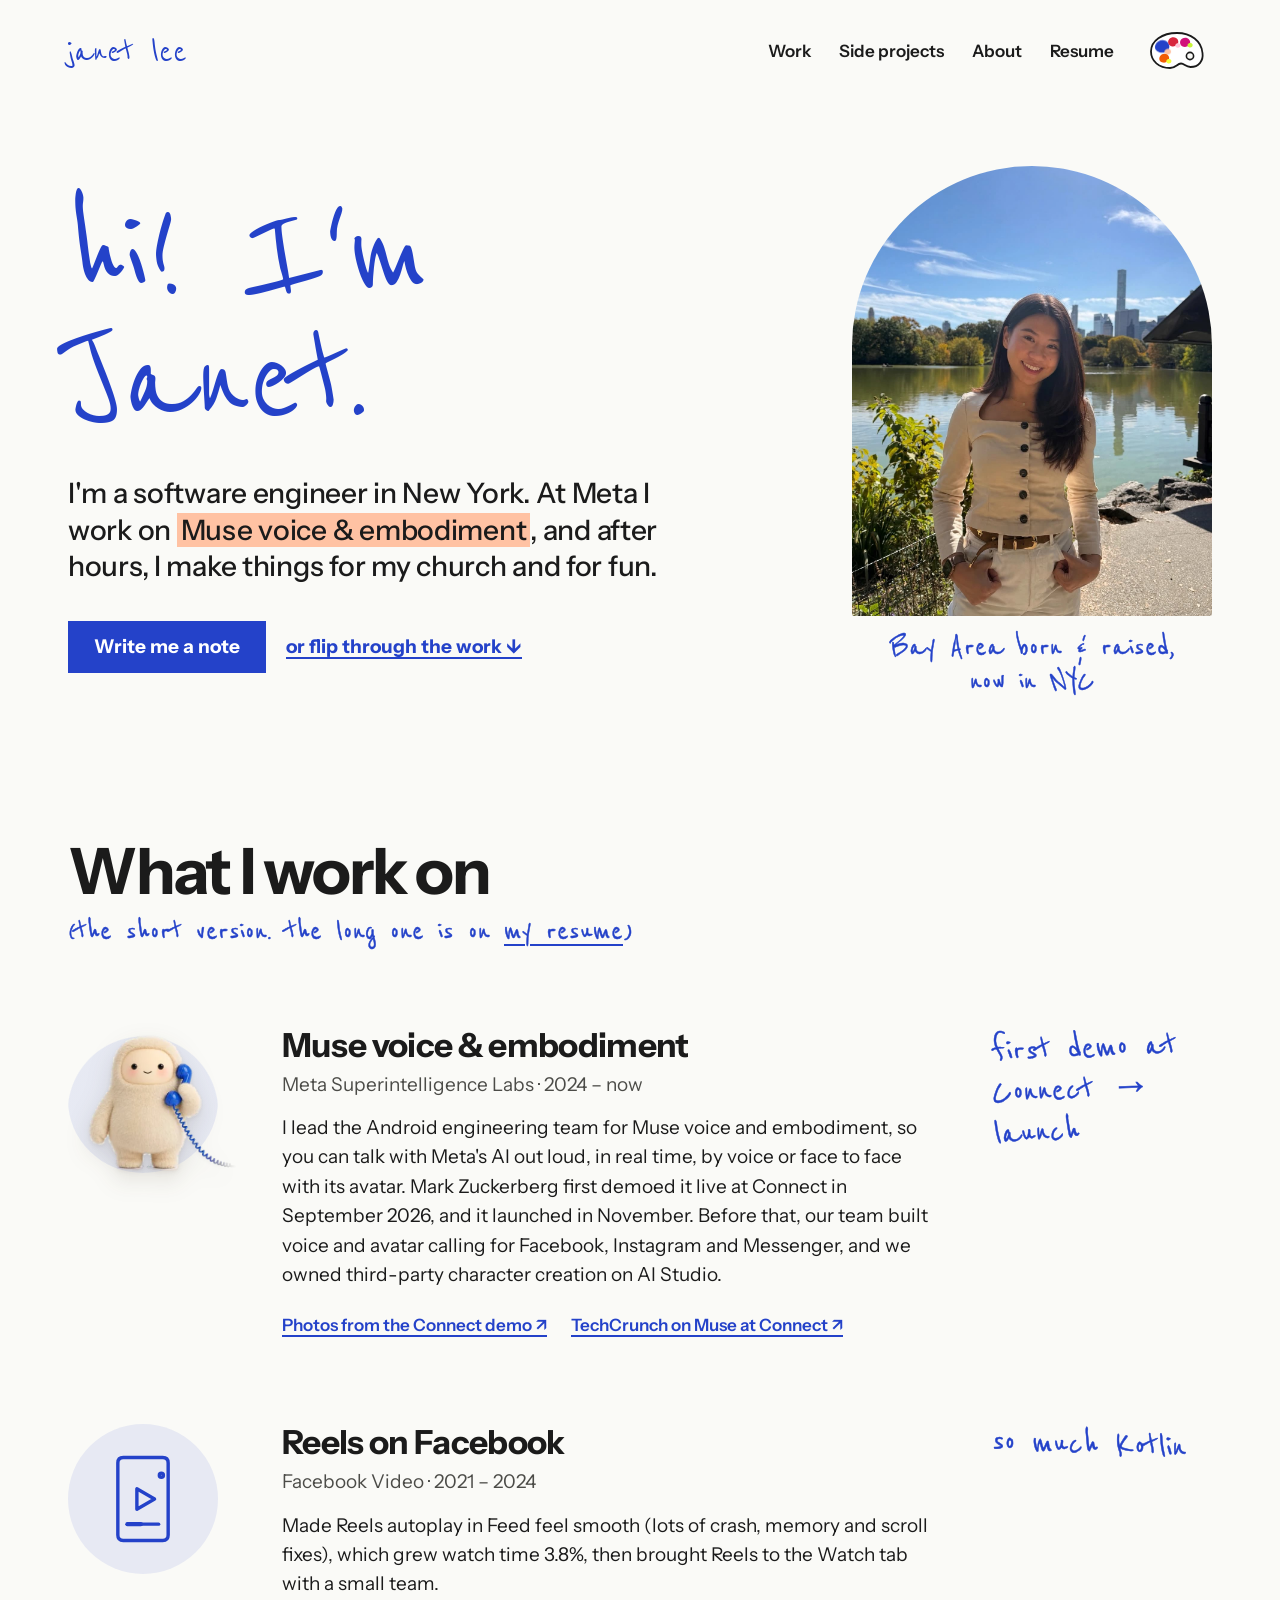
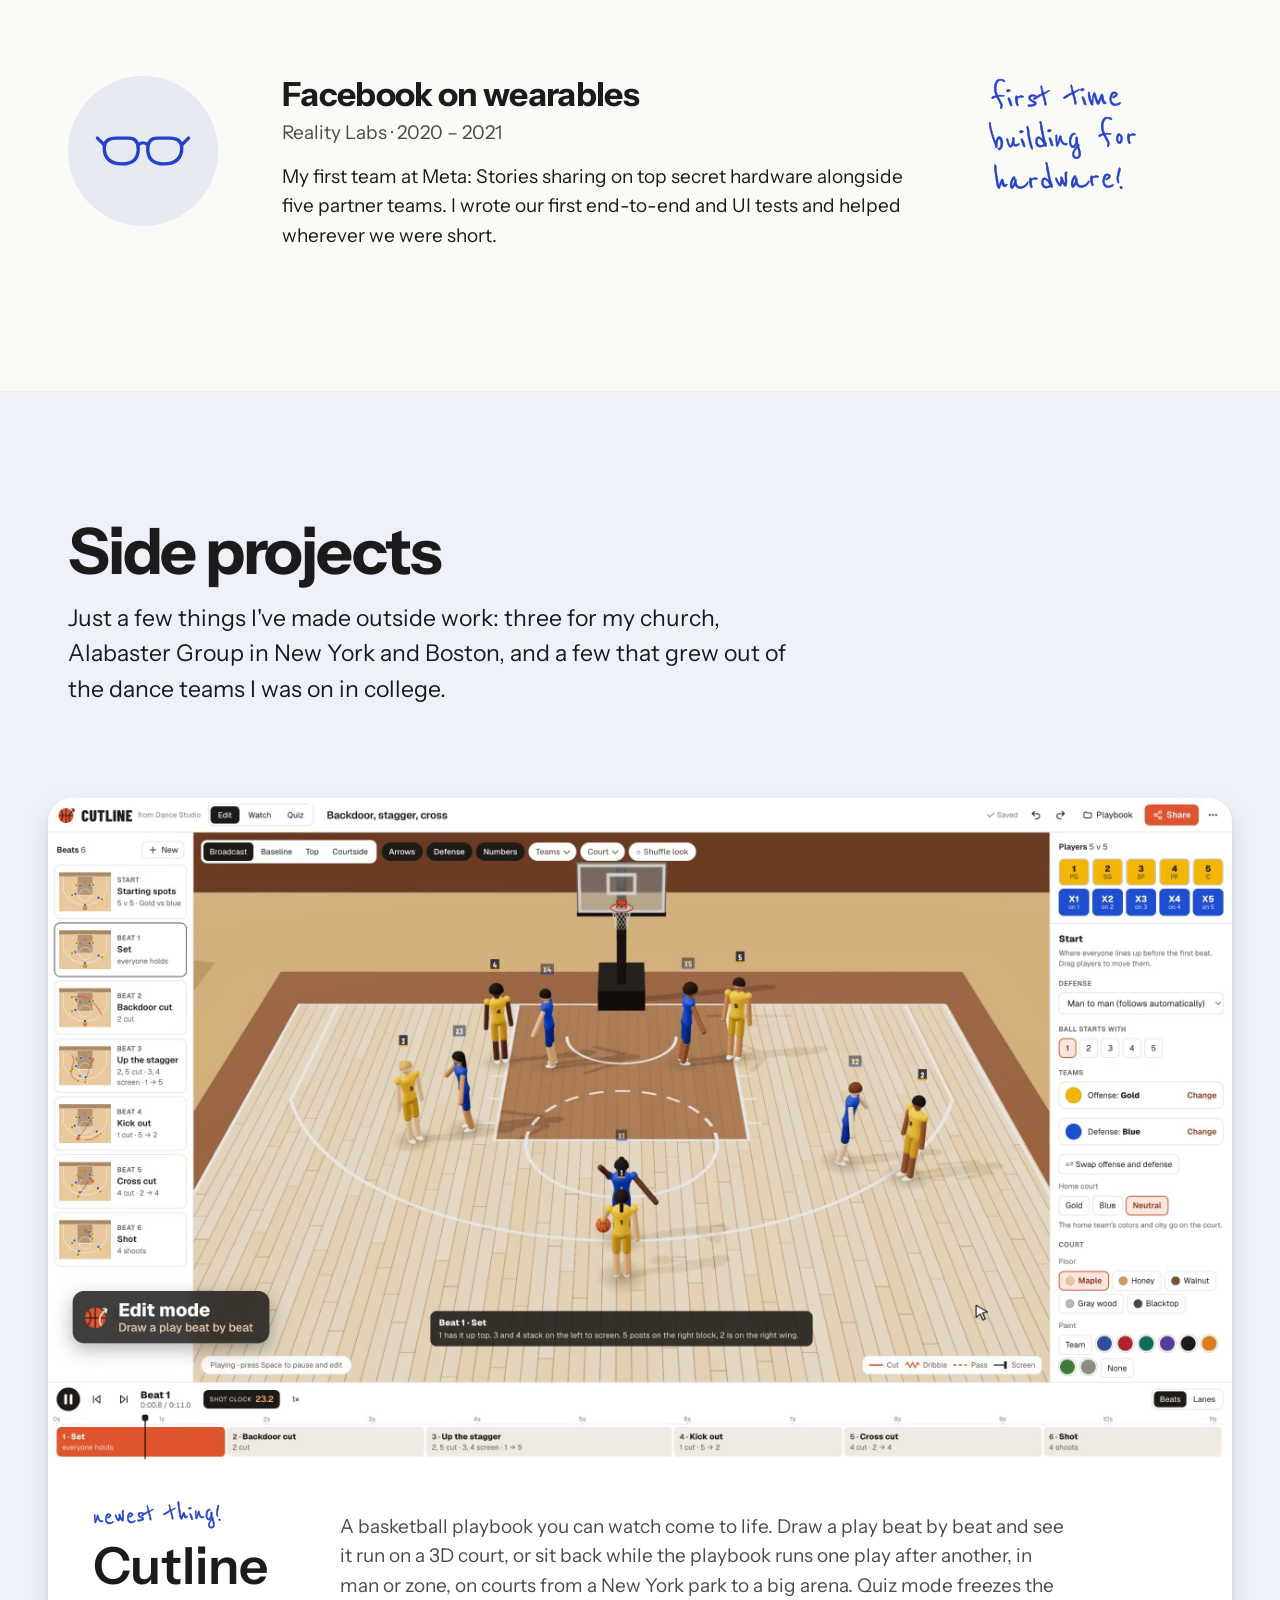
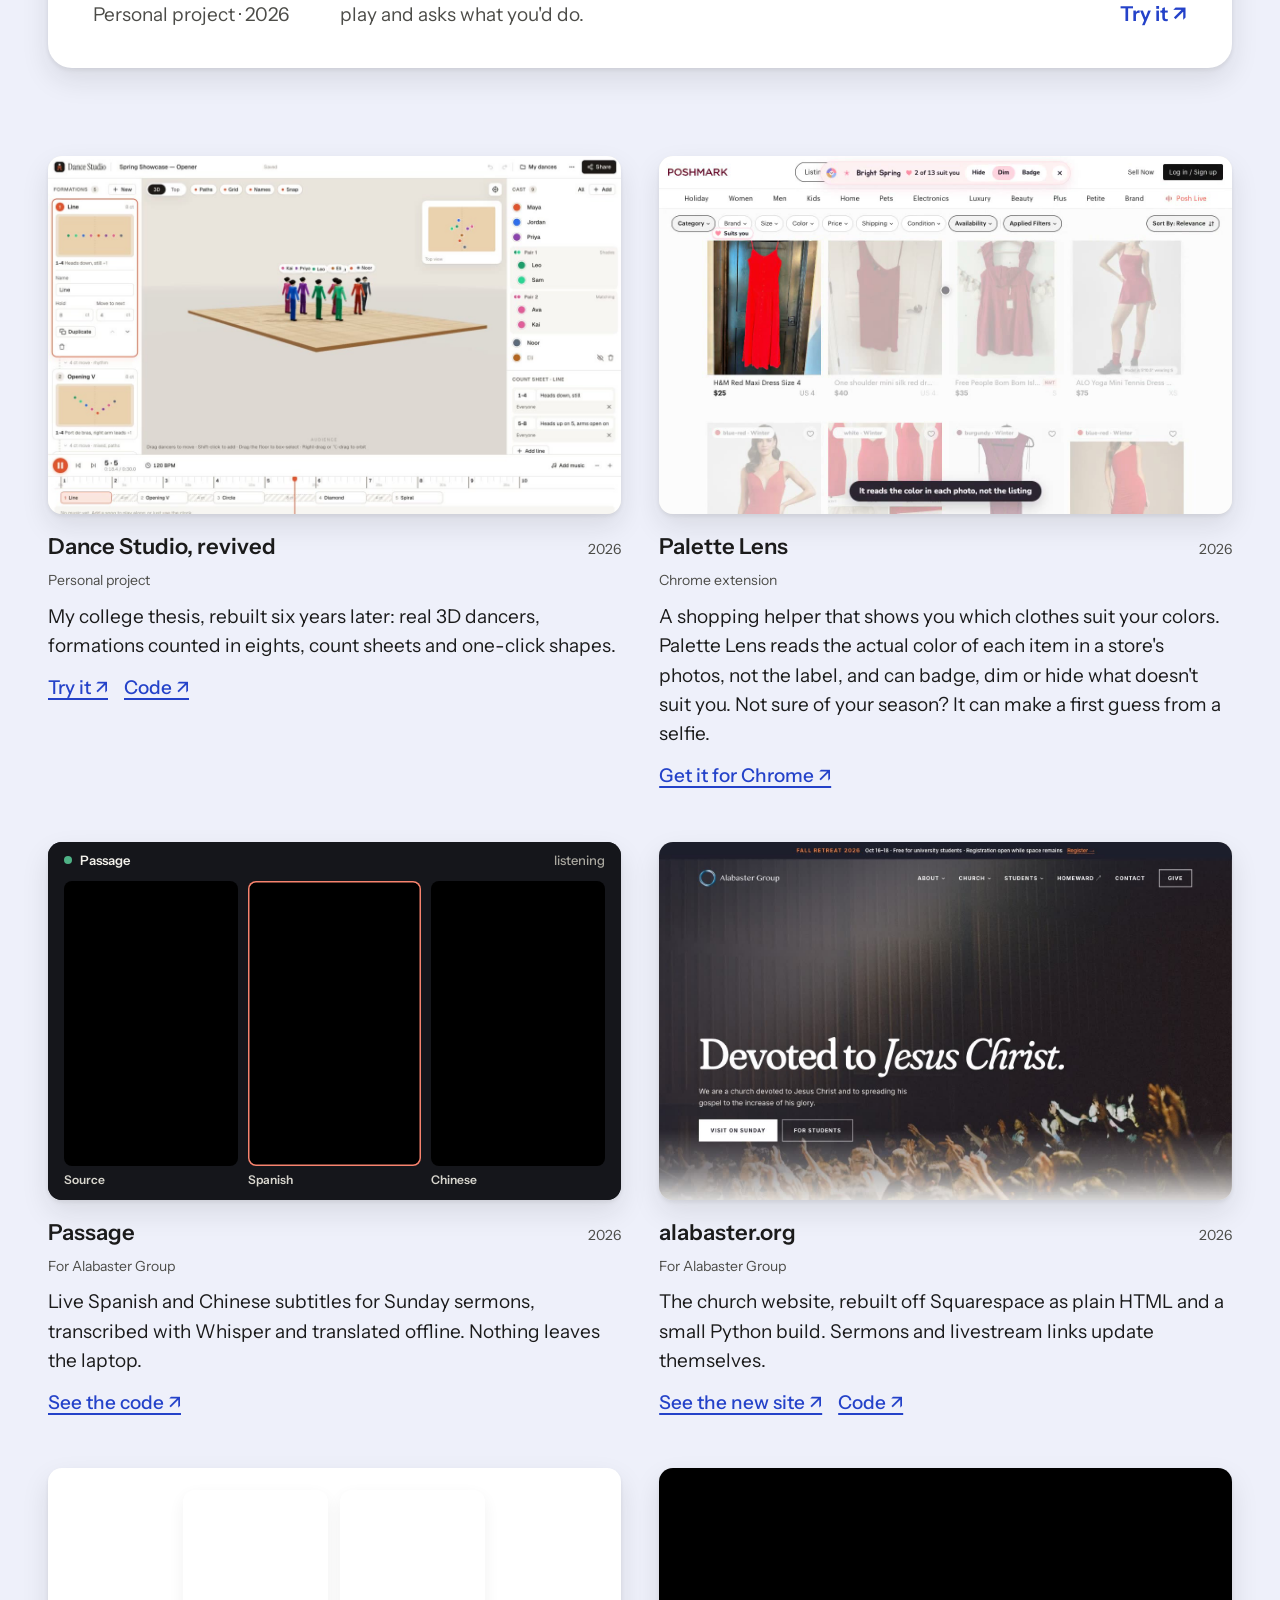
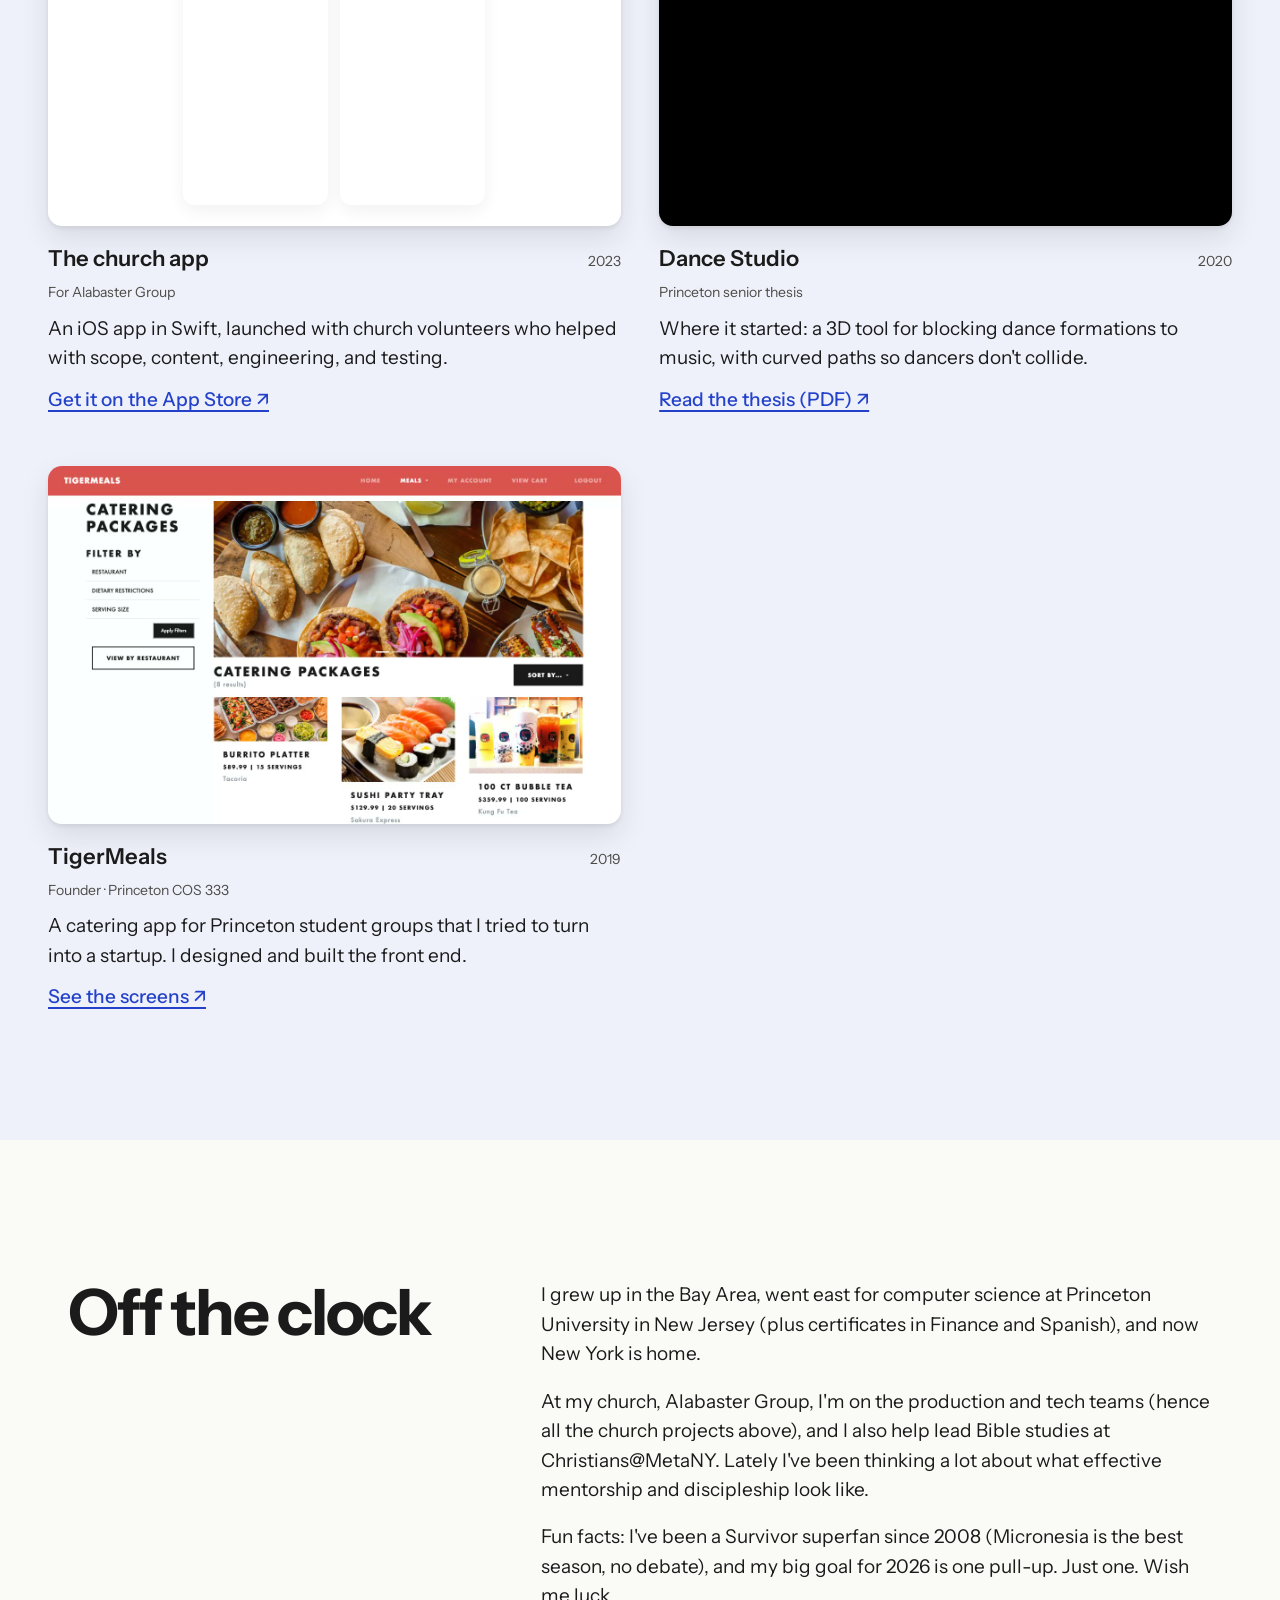
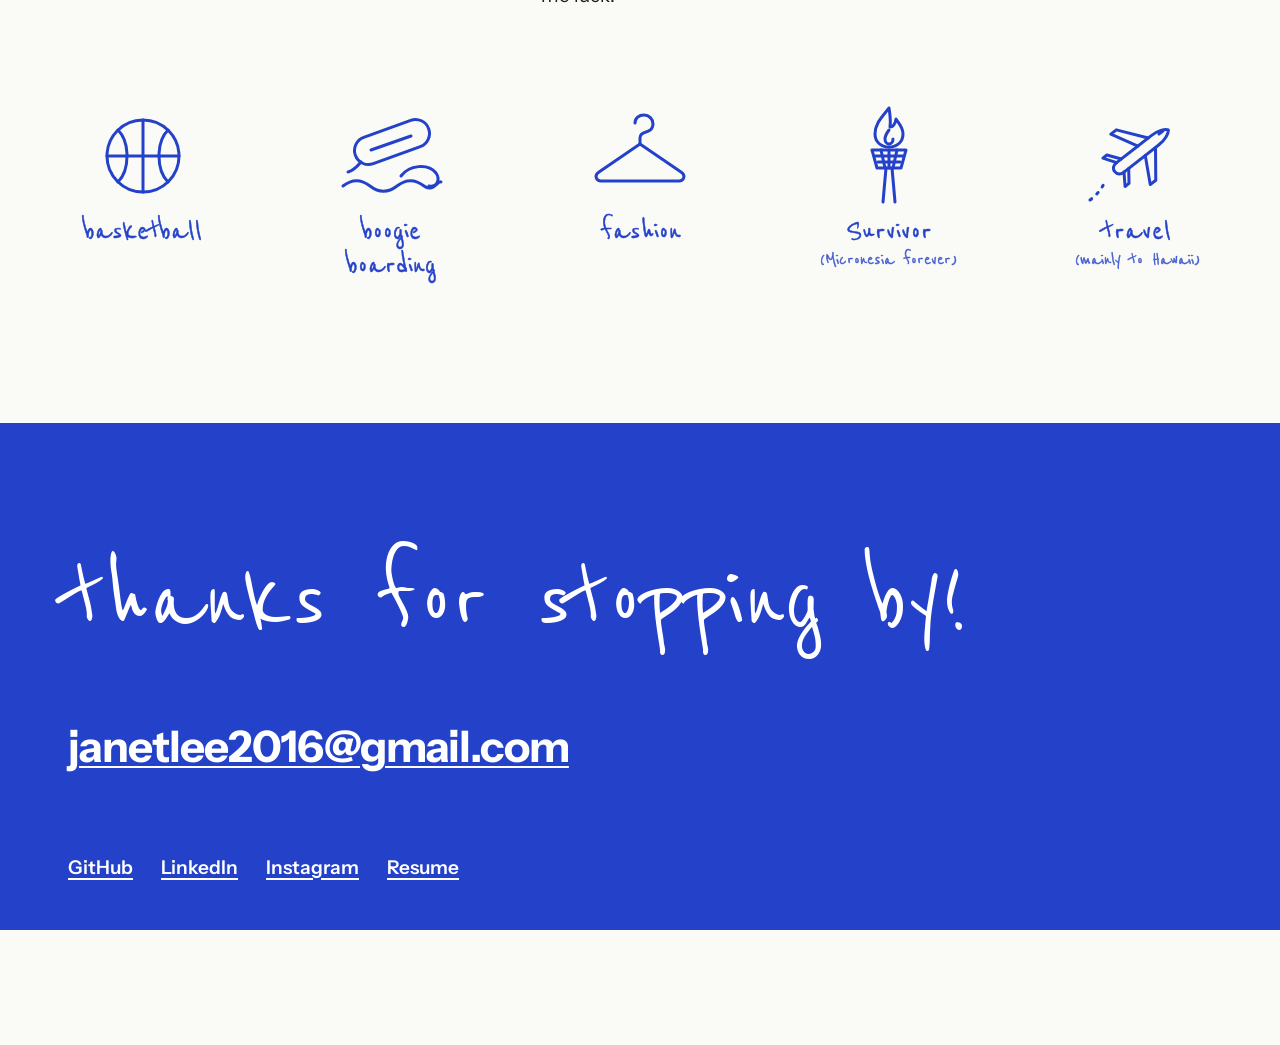
<file: draft/index.html>
<!doctype html>
<html lang="en">
<head>
<meta charset="utf-8">
<title>Janet Lee</title>
<meta name="robots" content="noindex">
<link rel="canonical" href="/">
<meta http-equiv="refresh" content="0; url=/">
</head>
<body>
<p>This page moved to <a href="/">janetlee.me</a>.</p>
</body>
</html>
</file>
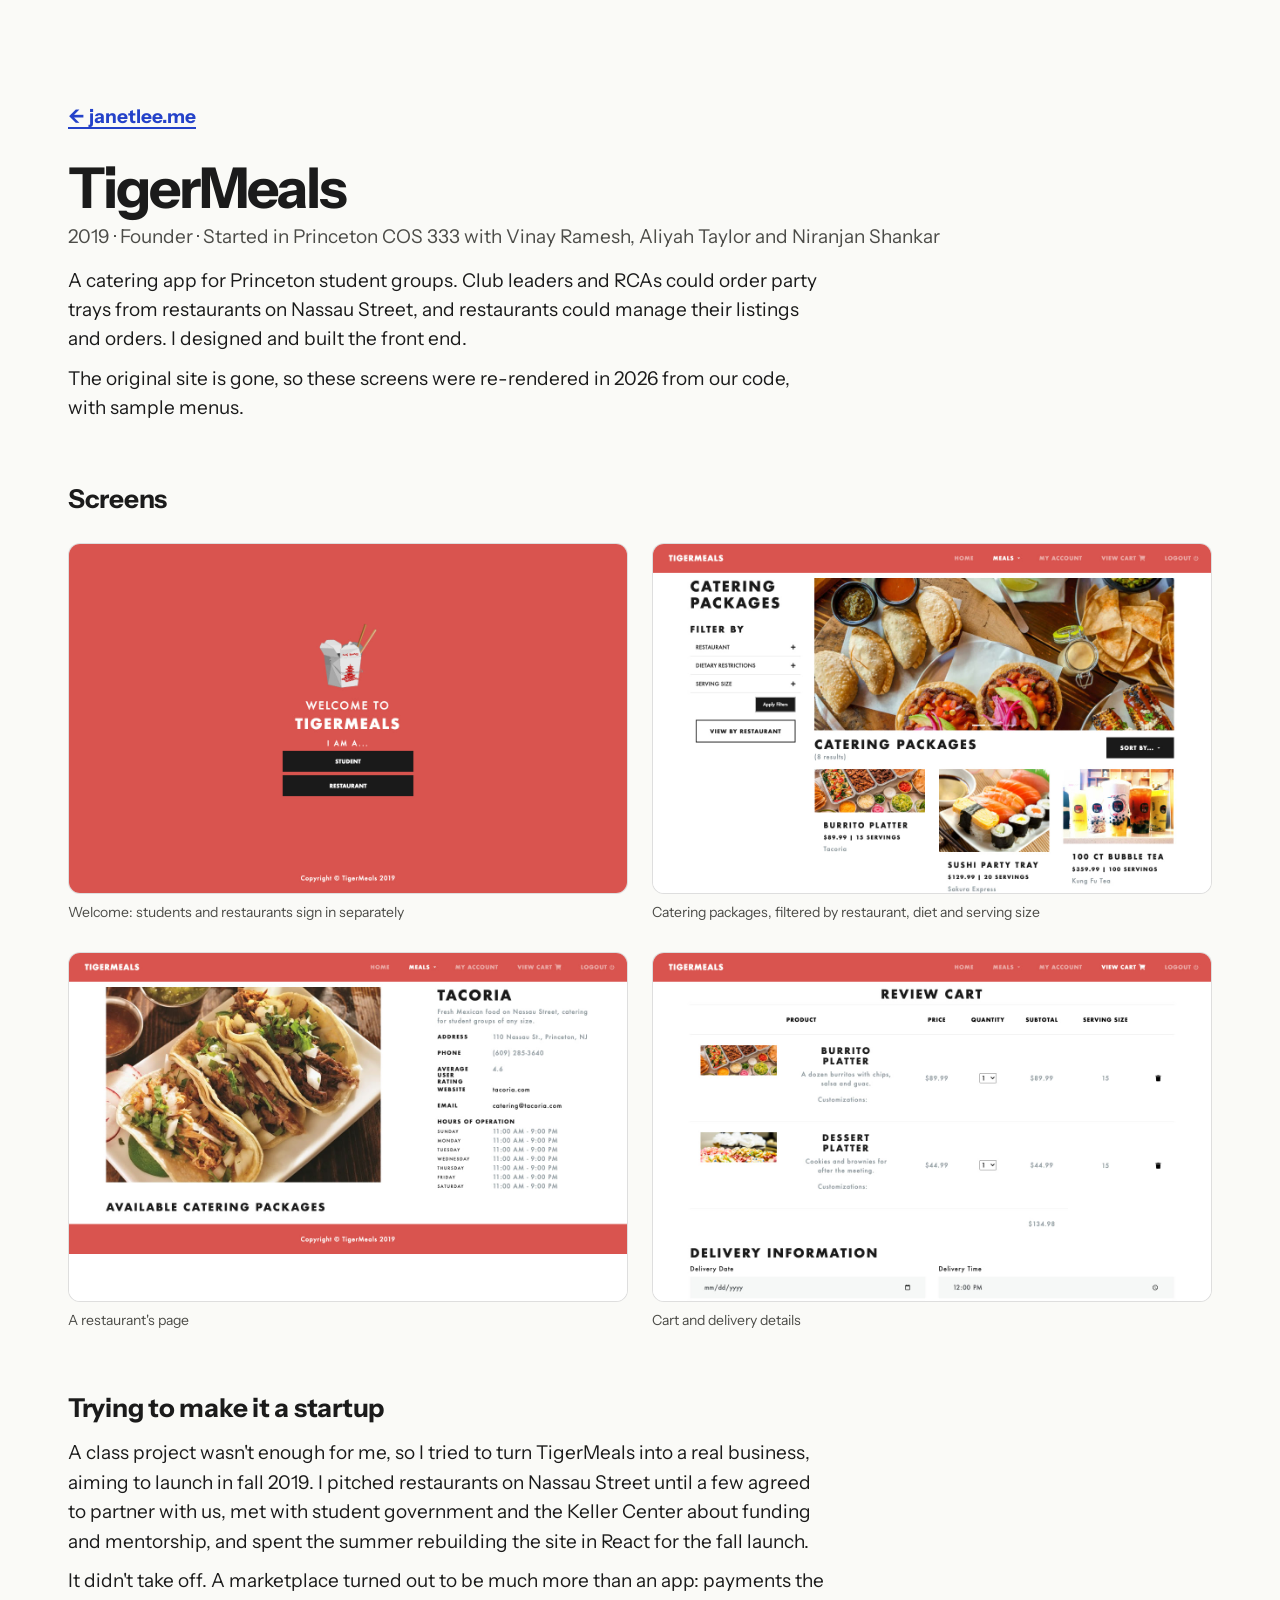
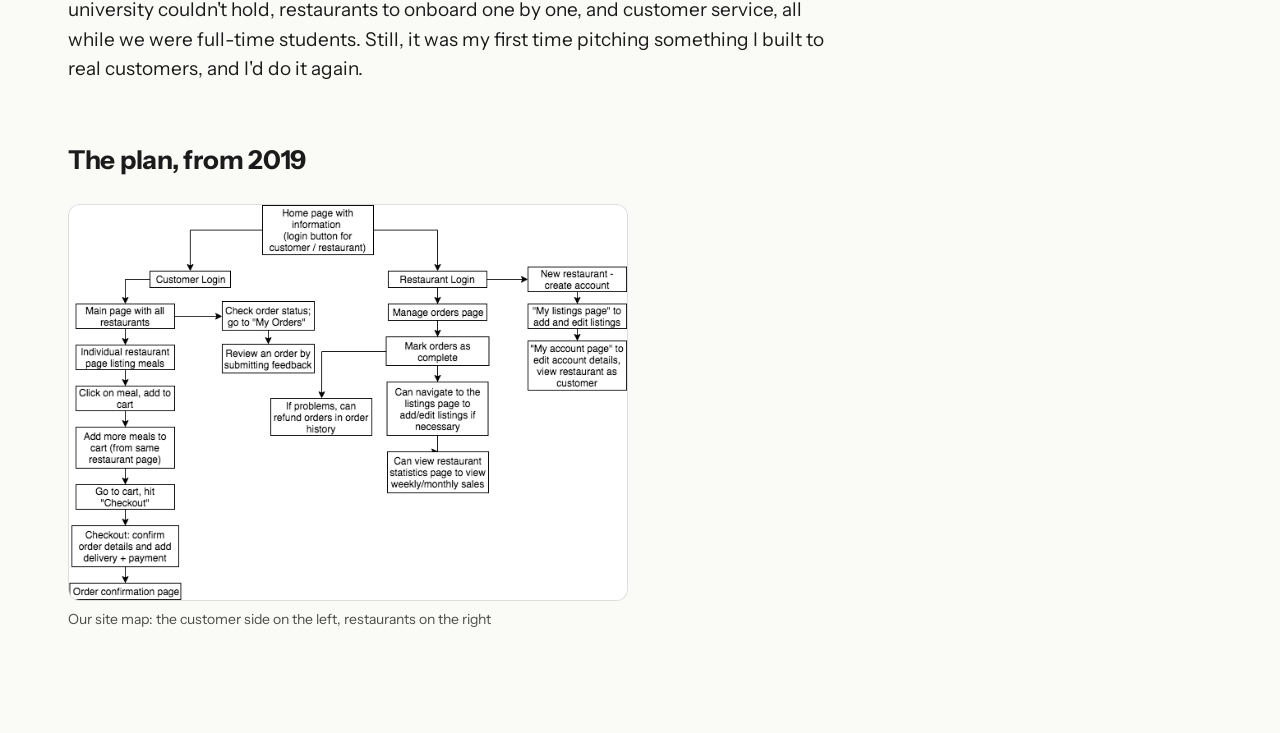
<file: tigermeals/index.html>
<!doctype html>
<html lang="en">
<head>
<meta charset="utf-8">
<meta name="viewport" content="width=device-width, initial-scale=1">
<title>TigerMeals screens</title>
<meta name="robots" content="noindex">
<meta name="description" content="Screens of TigerMeals, a catering app for Princeton student groups built in 2019.">
<link rel="icon" type="image/png" sizes="32x32" href="/files/favicon-32.png">
<link rel="icon" type="image/png" sizes="192x192" href="/files/favicon-192.png">
<link rel="apple-touch-icon" href="/files/apple-touch-icon.png">
<meta name="theme-color" content="#FAFAF7">
<link rel="preconnect" href="https://fonts.googleapis.com">
<link rel="preconnect" href="https://fonts.gstatic.com" crossorigin>
<link href="https://fonts.googleapis.com/css2?family=Instrument+Sans:wght@400..700&amp;family=Reenie+Beanie&amp;display=swap" rel="stylesheet">
<link rel="stylesheet" href="/style.css?v=30">
<script>
  try { var t = localStorage.getItem('jl-theme'); if (t && t !== 'teal') document.documentElement.dataset.theme = t; } catch (e) {}
</script>
<style>
  .shots { padding-block: clamp(56px, 8vw, 112px); }
  .shots .section-title { font-size: clamp(36px, 4.4vw, 60px); }
  .shots .back { display: inline-block; margin-bottom: 28px; font-weight: 700; }
  .shots h2 { margin-top: 56px; font-size: 26px; letter-spacing: -0.01em; }
  .shots .intro { max-width: 40em; margin-top: 10px; }
  .grid { list-style: none; padding: 0; margin: 24px 0 0; display: grid; gap: 28px 24px;
          grid-template-columns: repeat(auto-fill, minmax(min(100%, 420px), 1fr)); }
  .grid figure { margin: 0; }
  .grid a { display: block; }
  .grid img { width: 100%; height: auto; display: block; border: 1px solid color-mix(in srgb, var(--ink) 14%, transparent); border-radius: 12px; background: var(--white); }
  .grid figcaption { margin-top: 8px; font-size: 14px; color: var(--ink-soft); }
</style>
<script data-goatcounter="https://cutlinehoops.goatcounter.com/count" async src="//gc.zgo.at/count.js"></script>
</head>
<body>
<main class="shots wrap">
  <a class="back" href="/">← janetlee.me</a>
  <h1 class="section-title">TigerMeals</h1>
  <p class="meta">2019 · Founder · Started in Princeton COS 333 with Vinay Ramesh, Aliyah Taylor and Niranjan Shankar</p>
  <p class="intro">A catering app for Princeton student groups. Club leaders and RCAs could order party trays from restaurants on Nassau Street, and restaurants could manage their listings and orders. I designed and built the front end.</p>
  <p class="intro">The original site is gone, so these screens were re-rendered in 2026 from our code, with sample menus.</p>

  <h2>Screens</h2>
  <ul class="grid">
    <li><figure><a href="portal.jpg"><img src="portal.jpg" alt="TigerMeals welcome screen: I am a student or a restaurant" width="1280" height="800" loading="lazy"></a><figcaption>Welcome: students and restaurants sign in separately</figcaption></figure></li>
    <li><figure><a href="meals.jpg"><img src="meals.jpg" alt="Catering packages with filters for restaurant, dietary restrictions and serving size" width="1280" height="800" loading="lazy"></a><figcaption>Catering packages, filtered by restaurant, diet and serving size</figcaption></figure></li>
    <li><figure><a href="rest.jpg"><img src="rest.jpg" alt="A restaurant page with address, rating, contact details and hours" width="1280" height="800" loading="lazy"></a><figcaption>A restaurant's page</figcaption></figure></li>
    <li><figure><a href="cart.jpg"><img src="cart.jpg" alt="Cart with two catering packages, a total and delivery details" width="1280" height="800" loading="lazy"></a><figcaption>Cart and delivery details</figcaption></figure></li>
  </ul>

  <h2>Trying to make it a startup</h2>
  <p class="intro">A class project wasn't enough for me, so I tried to turn TigerMeals into a real business, aiming to launch in fall 2019. I pitched restaurants on Nassau Street until a few agreed to partner with us, met with student government and the Keller Center about funding and mentorship, and spent the summer rebuilding the site in React for the fall launch.</p>
  <p class="intro">It didn't take off. A marketplace turned out to be much more than an app: payments the university couldn't hold, restaurants to onboard one by one, and customer service, all while we were full-time students. Still, it was my first time pitching something I built to real customers, and I'd do it again.</p>

  <h2>The plan, from 2019</h2>
  <ul class="grid">
    <li><figure><a href="site-map.png"><img src="site-map.png" alt="Site map: customer login flow from browsing restaurants to checkout, and restaurant login flow for managing orders, listings and sales" width="679" height="481" loading="lazy"></a><figcaption>Our site map: the customer side on the left, restaurants on the right</figcaption></figure></li>
  </ul>
</main>
</body>
</html>
</file>
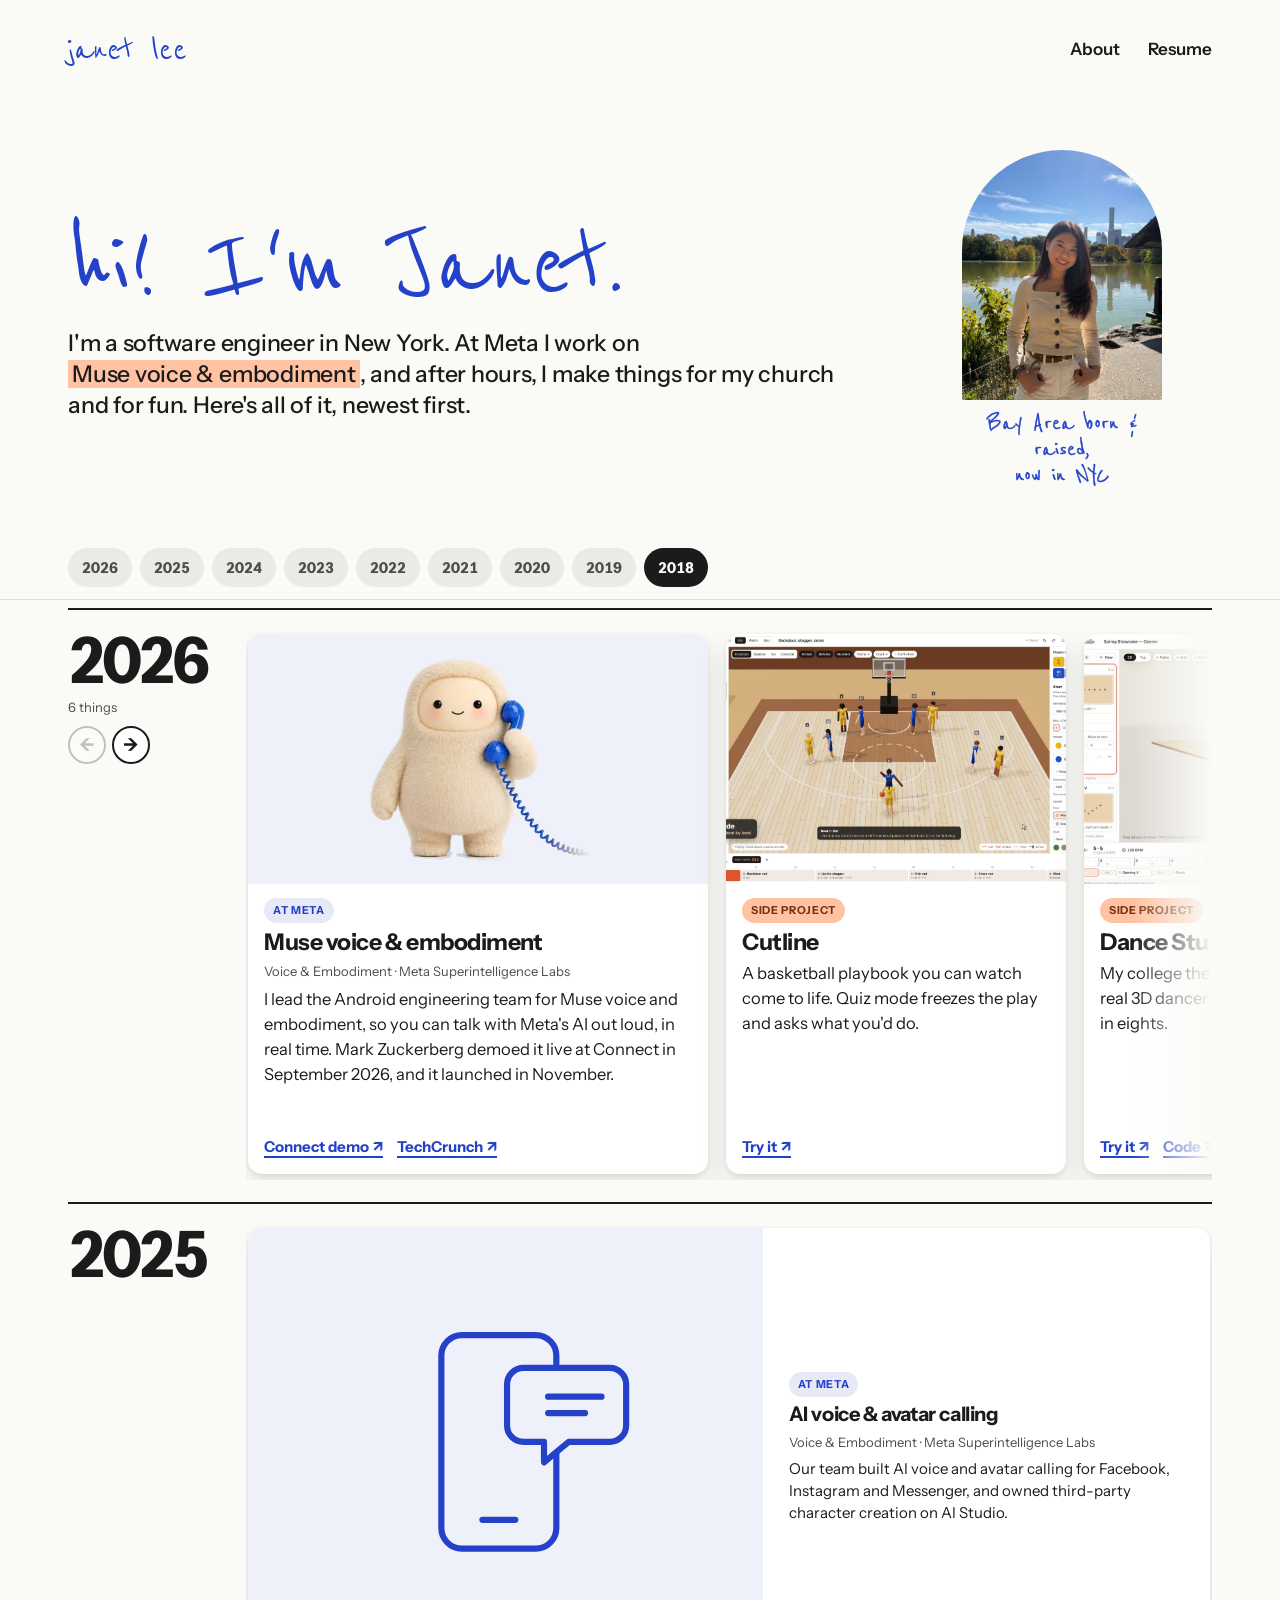
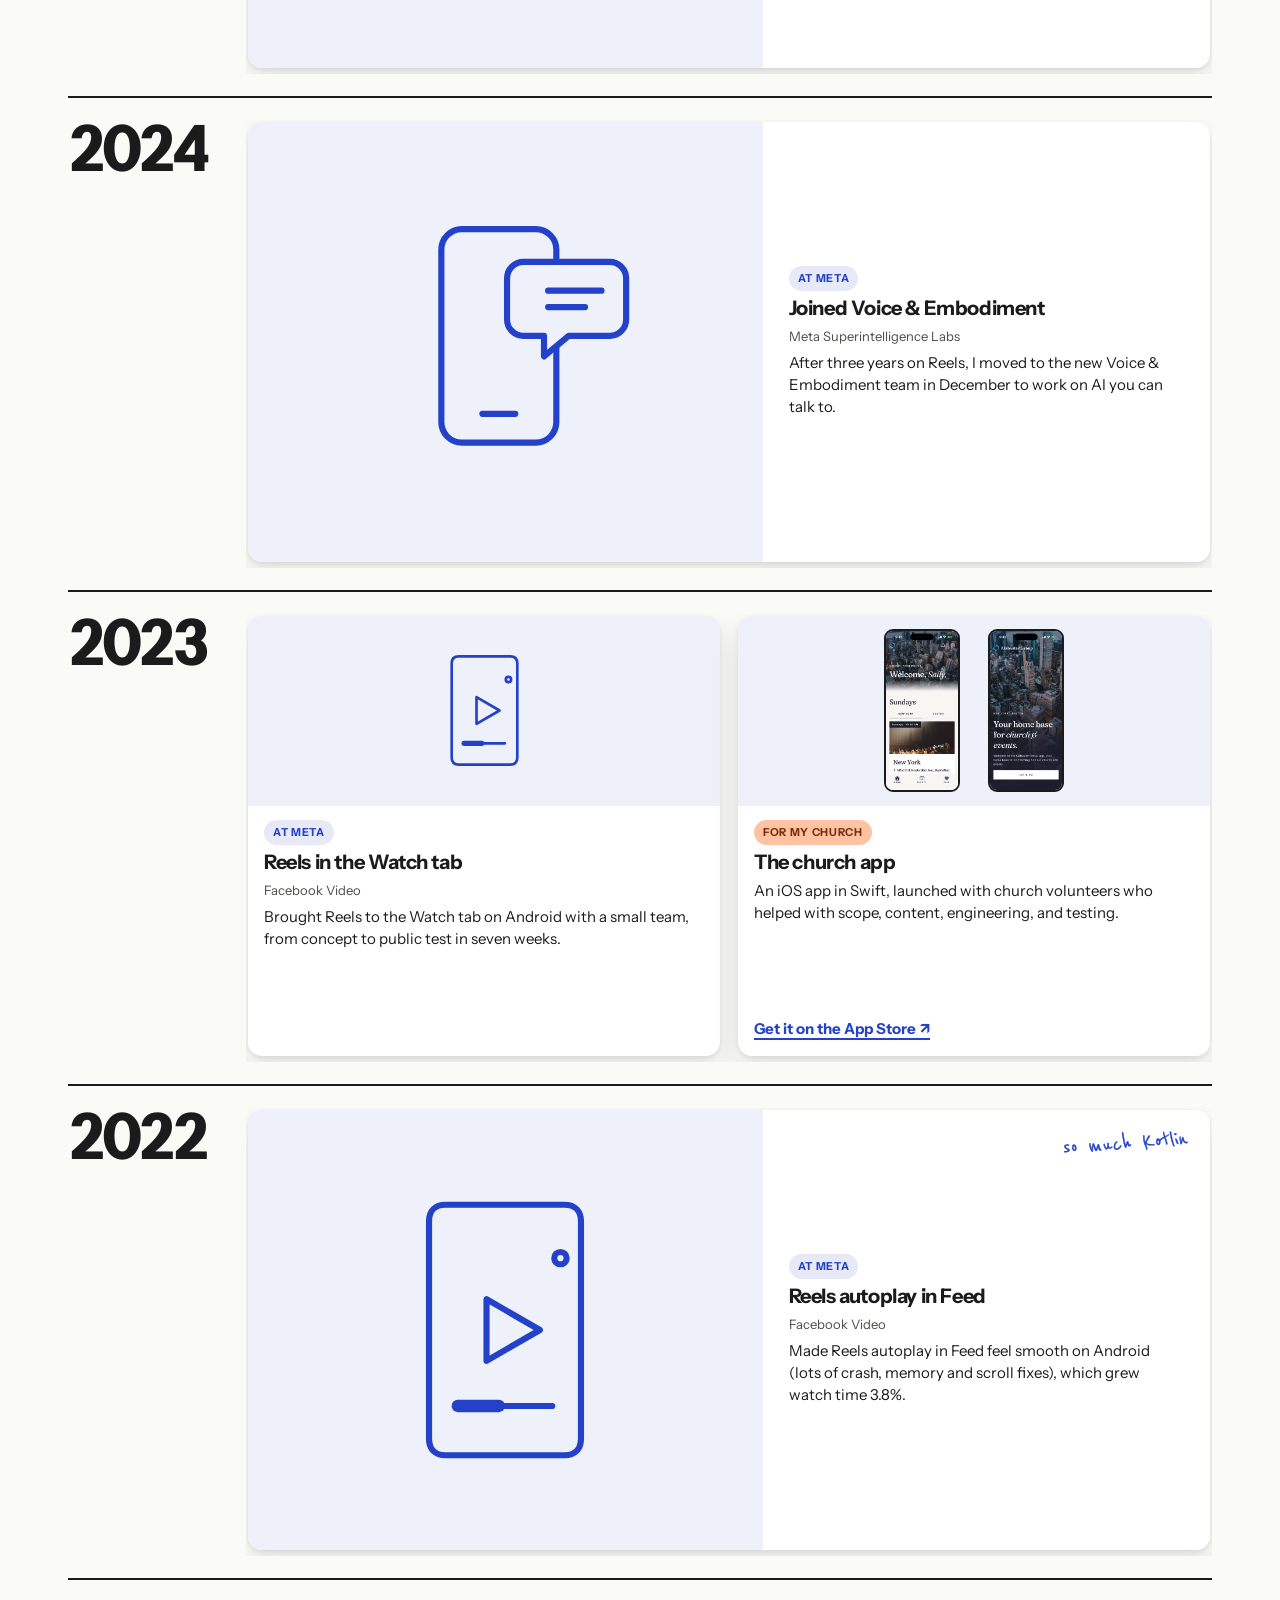
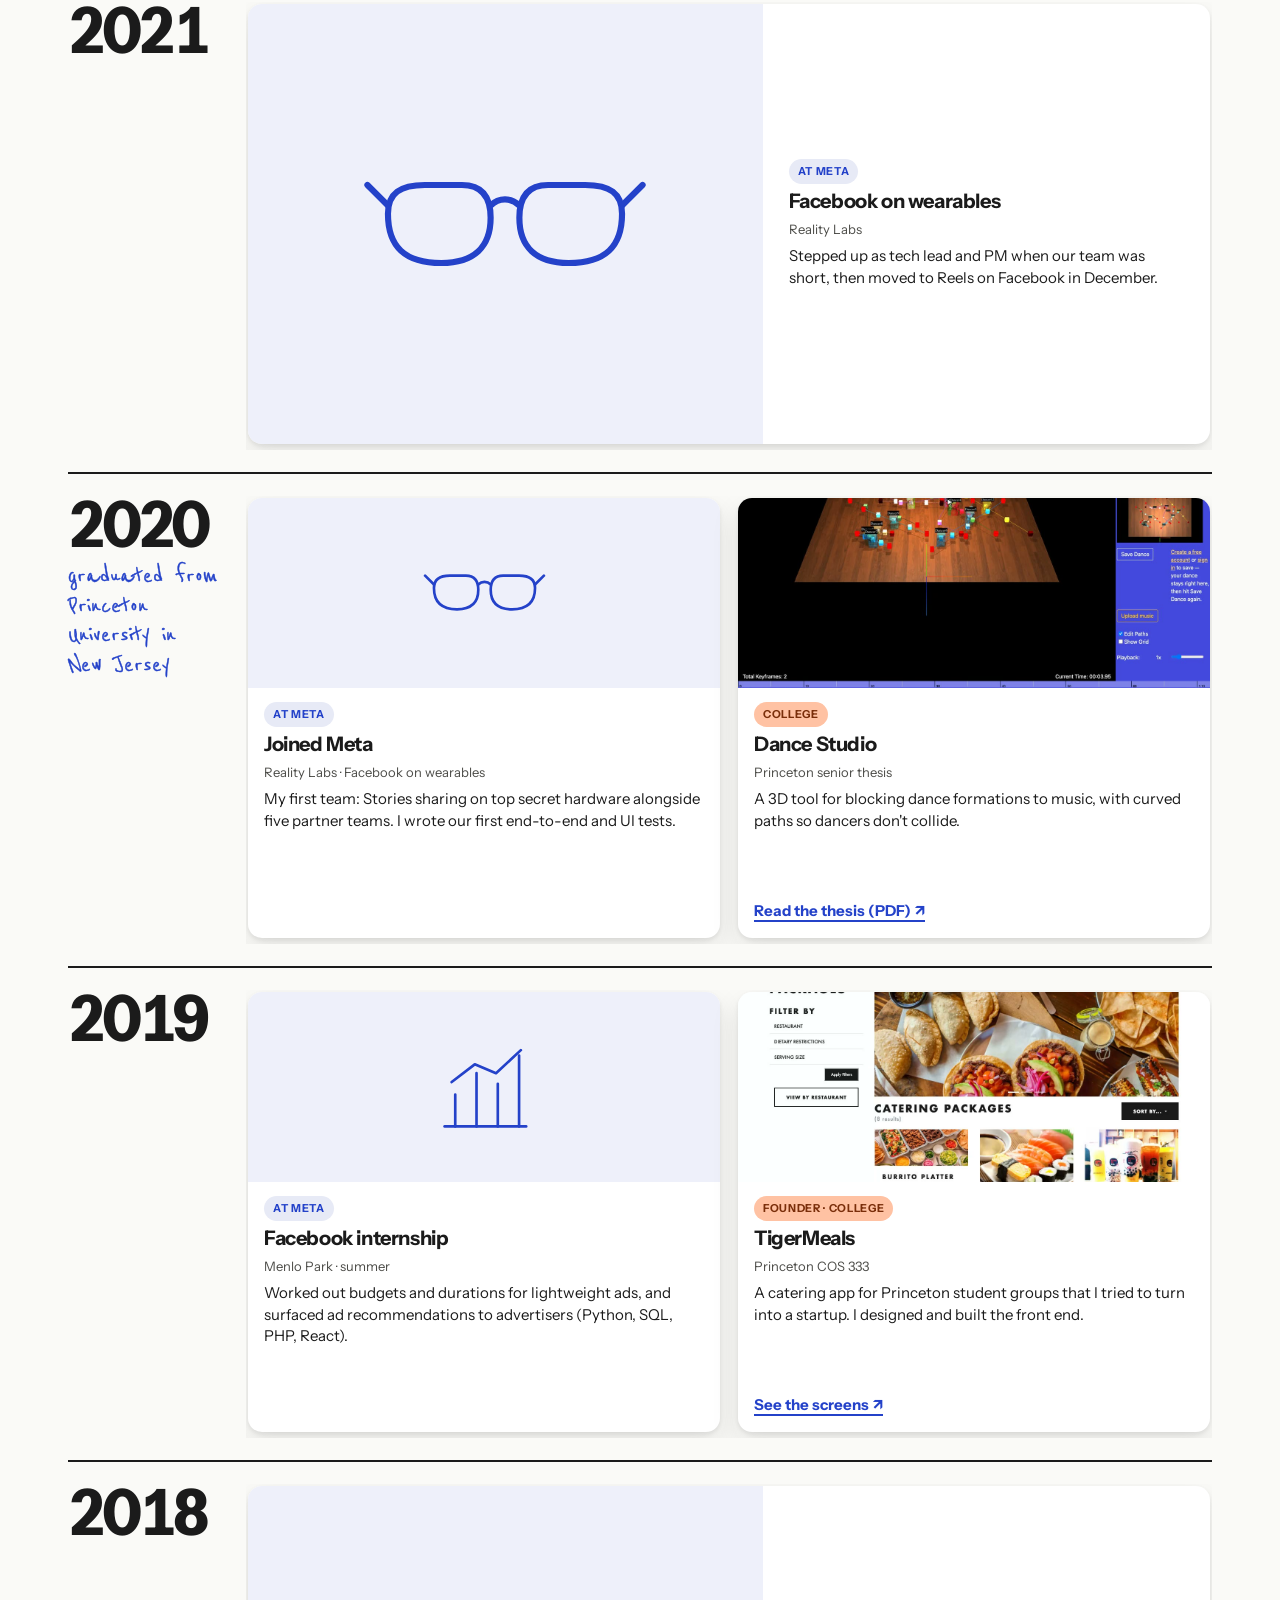
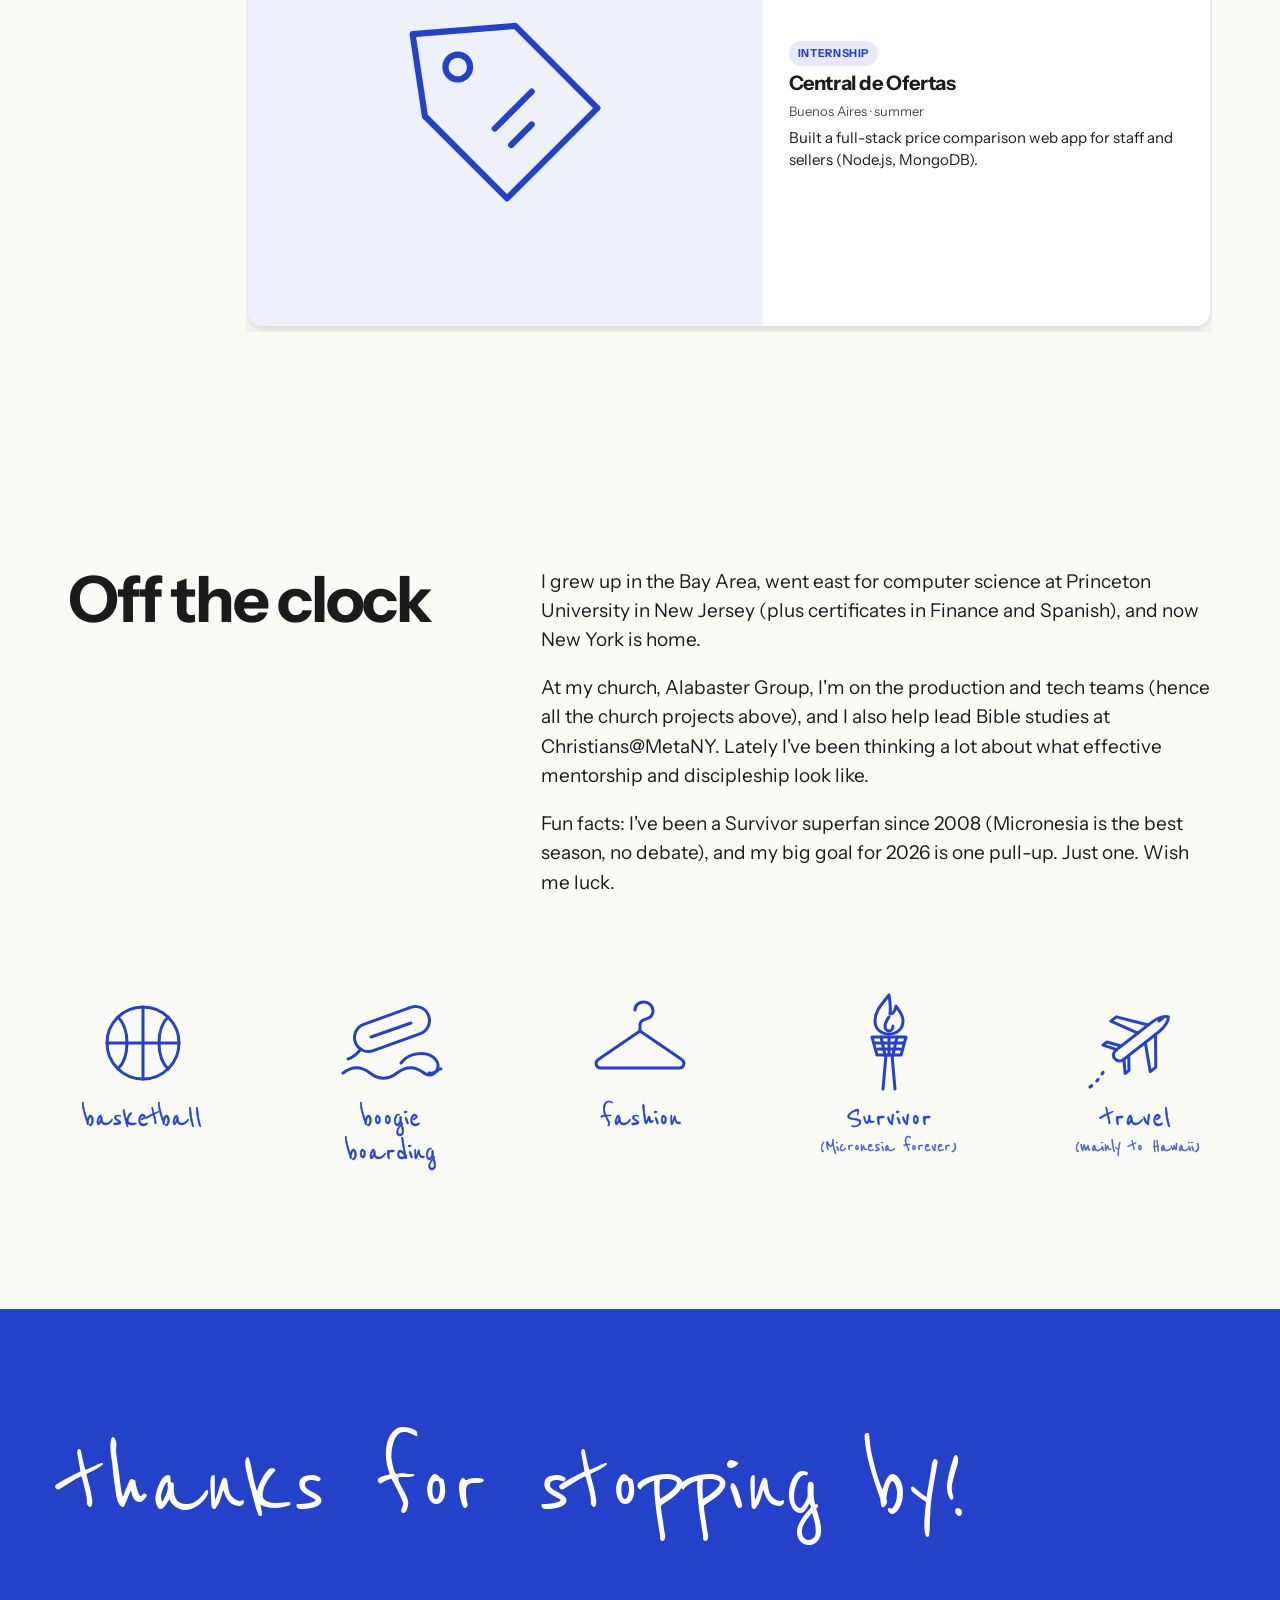
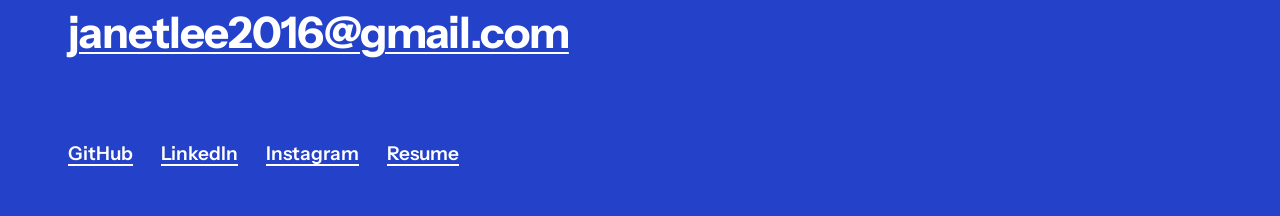
<file: timeline/index.html>
<!doctype html>
<html lang="en">
<head>
<meta charset="utf-8">
<meta name="viewport" content="width=device-width, initial-scale=1">
<title>Timeline · Janet Lee</title>
<meta name="robots" content="noindex">
<meta name="description" content="Everything Janet Lee has worked on and made, newest first: Meta, side projects, church and college.">
<link rel="icon" type="image/png" sizes="32x32" href="/files/favicon-32.png">
<link rel="icon" type="image/png" sizes="192x192" href="/files/favicon-192.png">
<link rel="apple-touch-icon" href="/files/apple-touch-icon.png">
<meta name="theme-color" content="#FAFAF7">
<link rel="preconnect" href="https://fonts.googleapis.com">
<link rel="preconnect" href="https://fonts.gstatic.com" crossorigin>
<link href="https://fonts.googleapis.com/css2?family=Instrument+Sans:wght@400..700&amp;family=Reenie+Beanie&amp;display=swap" rel="stylesheet">
<link rel="stylesheet" href="/style.css?v=42">
<script>
  try { var t = localStorage.getItem('jl-theme'); if (t && t !== 'teal') document.documentElement.dataset.theme = t; } catch (e) {}
</script>
<style>
  .tl-intro { padding-top: clamp(24px, 4vw, 56px); padding-bottom: clamp(28px, 4vw, 48px); display: grid; gap: 14px; }
  .tl-intro h1.hand { margin: 0; font-weight: 400; font-size: clamp(64px, 9vw, 120px); line-height: .85; color: var(--pen); }
  .tl-intro mark { white-space: nowrap; }
  .tl-intro p { font-size: clamp(19px, 1.8vw, 24px); line-height: 1.35; max-width: 34em; font-weight: 500; letter-spacing: -0.01em; }
  .years { position: sticky; top: 0; z-index: 20; background: color-mix(in srgb, var(--paper, #FAFAF7) 94%, transparent); backdrop-filter: blur(6px); border-bottom: 1px solid color-mix(in srgb, var(--ink) 12%, transparent); }
  .years__in { display: flex; gap: 8px; overflow-x: auto; padding-block: 12px; scrollbar-width: none; }
  .years__in::-webkit-scrollbar { display: none; }
  .years a { flex: 0 0 auto; text-decoration: none; font-weight: 700; font-size: 15px; padding: 8px 14px; border-radius: 999px; background: color-mix(in srgb, var(--ink) 7%, transparent); color: var(--ink-soft); font-variant-numeric: tabular-nums; }
  .years a.on { background: var(--ink); color: var(--paper, #FAFAF7); }
  .tl-intro { grid-template-columns: minmax(0, 1fr) minmax(0, 300px); align-items: center; column-gap: clamp(32px, 6vw, 96px); }
  .tl-intro__text { display: grid; gap: 14px; min-width: 0; }
  .tl-photo { margin: 0; display: grid; gap: 10px; justify-items: center; }
  .tl-photo img { width: 100%; aspect-ratio: 4 / 5; object-fit: cover; object-position: 50% 30%; border-radius: 999px 999px 14px 14px; }
  .tl-photo figcaption { font-size: 30px; line-height: 1; text-align: center; color: var(--pen); -webkit-text-stroke: .45px currentColor; }
    .tl-intro { grid-template-columns: minmax(0, 1fr); }
    .tl-photo { max-width: 200px; justify-self: center; }
    .tl-photo figcaption { font-size: 26px; }
  .tl-intro { display: grid; grid-template-columns: minmax(0, 1fr) minmax(0, 300px); align-items: center; column-gap: clamp(32px, 6vw, 96px); }

  /* every year is one row the same height; its cards scroll sideways */
  .tl { padding-block: 8px 72px; }
  .yr { display: grid; grid-template-columns: minmax(0, 150px) minmax(0, 1fr); gap: 0 28px; border-top: 2px solid var(--ink); padding-block: 22px; scroll-margin-top: 64px; position: relative; }
  .yr__head { display: grid; align-content: start; gap: 8px; }
  .yr__num { margin: 0; font-size: clamp(44px, 5vw, 72px); line-height: .9; letter-spacing: -0.05em; font-weight: 700; font-variant-numeric: tabular-nums; }
  .yr__count { font-size: 13px; color: var(--ink-soft); }
  .ve-label { justify-self: start; font-weight: 700; font-size: 11px; letter-spacing: .06em; text-transform: uppercase; color: #fff; background: var(--pen); padding: 5px 9px; border-radius: 999px; }
  .yr.ve .yr__head { border-left: 4px solid var(--pen); padding-left: 12px; margin-left: -16px; }

  .strip { display: flex; gap: 18px; overflow-x: auto; scroll-snap-type: x mandatory; scroll-padding-left: 2px; padding: 2px 2px 14px; min-width: 0; scrollbar-width: thin; }
  .strip:focus-visible { outline: 3px solid var(--pen); outline-offset: 4px; }
  .card { flex: 1 0 300px; max-width: 520px; height: 440px; scroll-snap-align: start; display: grid; grid-template-rows: auto 1fr; background: var(--white); border-radius: 14px; box-shadow: var(--lift); overflow: hidden; }
  .card .media { height: 190px; display: flex; align-items: center; justify-content: center; gap: 6%; background: #E9E7E0; overflow: hidden; }
  .card .media video, .card .media > img { width: 100%; height: 100%; object-fit: cover; display: block; }
  .media--mist { background: var(--wash) !important; }
  .media--contain img { width: auto !important; height: 84% !important; object-fit: contain !important; }
  .media--doodle svg { width: auto; height: 70%; color: var(--pen); }
  .media--app img { width: auto !important; height: 86% !important; aspect-ratio: 9 / 19.5; object-fit: cover; object-position: top; border-radius: 12% / 5.5%; border: 2px solid #1B1B1B; }
  .card__body { padding: 14px 16px 16px; display: flex; flex-direction: column; gap: 6px; min-height: 0; }
  .card h3 { margin: 0; font-size: 20px; letter-spacing: -0.02em; line-height: 1.15; }
  .card .meta { margin: 0; font-size: 13px; }
  .card .desc { margin: 0; font-size: 15px; line-height: 1.45; display: -webkit-box; -webkit-line-clamp: 6; -webkit-box-orient: vertical; overflow: hidden; }
  .card .links { margin: auto 0 0; display: flex; flex-wrap: wrap; gap: 4px 14px; font-weight: 700; font-size: 15px; }
  .card--note .card__body { height: 100%; justify-content: center; }
  .card--note { background: var(--wash); }
  .card--note .tag { align-self: flex-start; }
  .note { margin: 0; font: 400 34px/1.05 "Reenie Beanie", cursive; color: var(--pen); -webkit-text-stroke: .45px currentColor; }
  .tag { align-self: flex-start; font-size: 11px; font-weight: 700; letter-spacing: .06em; text-transform: uppercase; padding: 4px 9px; border-radius: 999px; }
  .tag--meta { background: #E7EAF6; color: var(--pen); } .tag--side { background: var(--peach); color: #7A2E0A; } .tag--church { background: #E5F0E1; color: #2F6B2F; } .tag--college { background: #EFE7F7; color: #5B3A8C; }


  .card--wide { flex-basis: 420px; }
  .yr--feature .card { height: 540px; flex-basis: 340px; }
  .yr--feature .card--wide { flex-basis: 460px; }
  .yr--feature .card .media { height: 250px; }
  .yr--feature .card h3 { font-size: 23px; }
  .yr--feature .card .desc { font-size: 16.5px; line-height: 1.5; }
  .strip--solo .card { flex: 1 1 auto; max-width: none; display: grid; grid-template-columns: minmax(0, 1.15fr) minmax(0, 1fr); grid-template-rows: 1fr; }
  .strip--solo .card .media { height: 100%; }
  .strip--solo .card .card__body { padding: 24px 26px; justify-content: center; }
  .card { position: relative; }
  .margin { position: absolute; right: 14px; top: 160px; font: 400 26px/1 "Reenie Beanie", cursive; color: var(--pen); transform: rotate(-4deg); -webkit-text-stroke: .4px currentColor; background: var(--white); padding: 2px 8px; border-radius: 6px; }
  .strip--solo .margin { top: 18px; }
  .yr--slim { padding-block: 14px; }
  .yr--slim .yr__head { grid-column: 1 / -1; grid-auto-flow: column; justify-content: start; align-items: center; gap: 20px; }
  .yr--slim .yr__num { color: color-mix(in srgb, var(--ink) 35%, transparent); font-size: clamp(36px, 4vw, 52px); }
  .yr__note { margin: 0; font: 400 28px/1.05 "Reenie Beanie", cursive; color: var(--pen); -webkit-text-stroke: .45px currentColor; max-width: 14em; }
  .ve-band { position: relative; border-left: 4px solid var(--pen); padding-left: 18px; margin-left: -22px; margin-block: 8px 0; }
  .ve-band .ve-label { display: inline-block; margin: 0 0 6px; }
  .strip-wrap { position: relative; min-width: 0; }
  .strip { scrollbar-width: none; padding-bottom: 6px; }
  .strip::-webkit-scrollbar { display: none; }
  .strip-wrap.more::after { content: ""; position: absolute; top: 0; right: 0; bottom: 6px; width: 80px; pointer-events: none; background: linear-gradient(90deg, transparent, var(--paper)); }
  .strip__nav { display: flex; gap: 6px; }
  .strip__nav button { width: 38px; height: 38px; border-radius: 50%; border: 2px solid var(--ink); background: var(--white); font: 700 18px/1 var(--sans, sans-serif); cursor: pointer; color: var(--ink); }
  .strip__nav button:disabled { opacity: .25; cursor: default; }
  .key { display: inline-flex; align-items: center; gap: 6px; margin-left: auto; padding-left: 16px; font-size: 13px; color: var(--ink-soft); white-space: nowrap; }
  .key i { display: inline-block; width: 18px; height: 4px; border-radius: 2px; } .k-meta { background: var(--pen); } .k-side { background: #F58426; margin-left: 8px; }
  .years__in { -webkit-mask-image: linear-gradient(90deg, #000 85%, transparent); mask-image: linear-gradient(90deg, #000 85%, transparent); }
  @media (max-width: 760px) {
    .tl-intro { grid-template-columns: minmax(0, 1fr); }
    .tl-photo { max-width: 200px; justify-self: center; }
    .tl-photo figcaption { font-size: 26px; }
    .yr { grid-template-columns: minmax(0, 1fr); gap: 12px; }
    .yr__head { grid-auto-flow: column; justify-content: start; align-items: baseline; gap: 12px; }
    .yr.ve .yr__head { margin-left: 0; }
    .card, .card--wide { flex-basis: 80vw; height: 450px; }
    .yr--feature .card, .yr--feature .card--wide { flex-basis: 80vw; height: 620px; }
    .yr--feature .card .desc { -webkit-line-clamp: 10; }
    .yr--feature .card .media { height: 220px; }
    .strip--solo .card { display: grid; grid-template-columns: minmax(0, 1fr); grid-template-rows: 190px 1fr; flex-basis: 100%; }
    .strip--solo .card .media { height: 190px; }
    .strip--solo .card .card__body { padding: 14px 16px 16px; justify-content: flex-start; }
    .strip--solo .margin { top: 160px; }
    .ve-band { margin-left: -12px; padding-left: 8px; }
    .key { display: none; }
    .yr--slim .yr__head { grid-auto-flow: row; gap: 4px; }
    .strip { margin-right: calc(-1 * max(16px, env(safe-area-inset-right, 0px))); padding-right: 16px; }
  }
</style>
<script data-goatcounter="https://cutlinehoops.goatcounter.com/count" async src="//gc.zgo.at/count.js"></script>
</head>
<body>
<div class="page">

<header class="site-header wrap">
  <a class="wordmark hand" href="/">janet lee</a>
  <nav class="nav" aria-label="Main">
    <a href="#about">About</a>
    <a href="/files/Janet_Lee_Resume.pdf?v=5">Resume</a>
  </nav>
</header>

<main id="top">
  <section class="tl-intro wrap">
    <div class="tl-intro__text">
    <h1 class="hand">hi! I'm Janet.</h1>
    <p>I'm a software engineer in New York. At Meta I work on <mark>Muse voice &amp; embodiment</mark>, and after hours, I make things for my church and for fun. Here's all of it, newest first.</p>
    </div>
    <figure class="tl-photo"><img src="/img/janet-park-1200.jpg" srcset="/img/janet-park-1200.jpg 1200w, /img/janet-park-2296.jpg 2296w" sizes="(min-width: 900px) 300px, 60vw" width="1200" height="1500" alt="Janet smiling by the lake in Central Park, the Midtown skyline behind her"><figcaption class="hand">Bay Area born &amp; raised,<br>now in NYC</figcaption></figure>
  </section>

  <nav class="years" aria-label="Jump to a year">
    <div class="years__in wrap">
      <a href="#y2026" class="on">2026</a><a href="#y2025">2025</a><a href="#y2024">2024</a><a href="#y2023">2023</a><a href="#y2022">2022</a><a href="#y2021">2021</a><a href="#y2020">2020</a><a href="#y2019">2019</a><a href="#y2018">2018</a>
    </div>
  </nav>

  <div class="wrap tl">
<section class="yr yr--feature" id="y2026"><div class="yr__head"><h2 class="yr__num">2026</h2><span class="yr__count">6 things</span><span class="strip__nav"><button type="button" class="prev" aria-label="Scroll back">←</button><button type="button" class="next" aria-label="Scroll for more">→</button></span></div><div class="strip-wrap"><div class="strip" tabindex="0" aria-label="2026"><article class="card card--work card--wide"><div class="media media--mist media--contain"><img src="/img/jolly.png?v=1" width="344" height="321" alt="Jolly, a fluffy cream-colored character, chatting on a blue phone with a curly cord" loading="lazy"></div><div class="card__body"><span class="tag tag--meta">At Meta</span><h3>Muse voice &amp; embodiment</h3><p class="meta">Voice &amp; Embodiment · Meta Superintelligence Labs</p><p class="desc">I lead the Android engineering team for Muse voice and embodiment, so you can talk with Meta's AI out loud, in real time. Mark Zuckerberg demoed it live at Connect in September 2026, and it launched in November.</p><p class="links"><a href="https://x.com/HarperSCarroll/status/2102898244582031420" target="_blank" rel="noopener">Connect demo ↗</a><a href="https://techcrunch.com/2026/09/23/everything-new-coming-to-metas-ai-agent-muse/" target="_blank" rel="noopener">TechCrunch ↗</a></p></div></article><article class="card card--side "><a class="media" href="/cutline/" aria-label="Cutline"><video class="site-video" muted loop playsinline preload="metadata" poster="/img/cutline.jpg?v=1" width="2560" height="1440" aria-label="Cutline"><source src="/img/cutline.mp4?v=6" type="video/mp4"></video></a><div class="card__body"><span class="tag tag--side">Side project</span><h3>Cutline</h3><p class="desc">A basketball playbook you can watch come to life. Quiz mode freezes the play and asks what you'd do.</p><p class="links"><a href="/cutline/">Try it ↗</a></p></div></article><article class="card card--side "><a class="media" href="/dance-studio/" aria-label="Dance Studio, revived"><video class="site-video" muted loop playsinline preload="metadata" poster="/img/dance-studio-2026.jpg" width="1200" height="750" aria-label="Dance Studio, revived"><source src="/img/dance-studio-2026.mp4" type="video/mp4"></video></a><div class="card__body"><span class="tag tag--side">Side project</span><h3>Dance Studio, revived</h3><p class="desc">My college thesis, rebuilt six years later: real 3D dancers and formations counted in eights.</p><p class="links"><a href="/dance-studio/">Try it ↗</a><a href="https://github.com/janetcl/dance-studio" target="_blank" rel="noopener">Code ↗</a></p></div></article><article class="card card--side "><a class="media" href="https://chromewebstore.google.com/detail/palette-lens/bgdbebcjjhlhpncgnanidnhjimejaggb" target="_blank" rel="noopener" aria-label="Palette Lens"><img src="/img/palette-lens.jpg?v=4" alt="Palette Lens" loading="lazy"></a><div class="card__body"><span class="tag tag--side">Side project</span><h3>Palette Lens</h3><p class="desc">A Chrome extension that shows you which clothes suit your colors.</p><p class="links"><a href="https://chromewebstore.google.com/detail/palette-lens/bgdbebcjjhlhpncgnanidnhjimejaggb" target="_blank" rel="noopener">Get it for Chrome ↗</a></p></div></article><article class="card card--side "><a class="media" href="https://github.com/alabgroup/translation" target="_blank" rel="noopener" aria-label="Passage"><img src="/img/passage-console.jpg" alt="Passage" loading="lazy"></a><div class="card__body"><span class="tag tag--side">For my church</span><h3>Passage</h3><p class="desc">Live Spanish and Chinese subtitles for Sunday sermons, translated offline. Nothing leaves the laptop.</p><p class="links"><a href="https://github.com/alabgroup/translation" target="_blank" rel="noopener">See the code ↗</a></p></div></article><article class="card card--side "><a class="media" href="/alabaster-site/" aria-label="alabaster.org"><video class="site-video" muted loop playsinline preload="metadata" poster="/img/alabaster.jpg" width="1280" height="800" aria-label="alabaster.org"><source src="/img/alabaster-scroll.mp4" type="video/mp4"></video></a><div class="card__body"><span class="tag tag--side">For my church</span><h3>alabaster.org</h3><p class="desc">The church website, rebuilt off Squarespace. Sermons and livestream links update themselves.</p><p class="links"><a href="/alabaster-site/">See the new site ↗</a></p></div></article></div></div></section>
<section class="yr" id="y2025"><div class="yr__head"><h2 class="yr__num">2025</h2></div><div class="strip-wrap"><div class="strip strip--solo" tabindex="0" aria-label="2025"><article class="card card--work "><div class="media media--mist media--doodle"><svg viewBox="0 0 150 150" fill="none" stroke="currentColor" stroke-width="3" stroke-linecap="round" stroke-linejoin="round" role="img" aria-label="Doodle of a phone with a speech bubble"><rect x="44" y="20" width="56" height="104" rx="10"/><path d="M64 110h16"/><path d="M84 36h42a8 8 0 0 1 8 8v20a8 8 0 0 1-8 8h-20l-12 10v-10h-10a8 8 0 0 1-8-8V44a8 8 0 0 1 8-8z" fill="var(--wash)"/><path d="M96 50h26M96 58h18"/></svg></div><div class="card__body"><span class="tag tag--meta">At Meta</span><h3>AI voice &amp; avatar calling</h3><p class="meta">Voice &amp; Embodiment · Meta Superintelligence Labs</p><p class="desc">Our team built AI voice and avatar calling for Facebook, Instagram and Messenger, and owned third-party character creation on AI Studio.</p></div></article></div></div></section>
<section class="yr" id="y2024"><div class="yr__head"><h2 class="yr__num">2024</h2></div><div class="strip-wrap"><div class="strip strip--solo" tabindex="0" aria-label="2024"><article class="card card--work "><div class="media media--mist media--doodle"><svg viewBox="0 0 150 150" fill="none" stroke="currentColor" stroke-width="3" stroke-linecap="round" stroke-linejoin="round" role="img" aria-label="Doodle of a phone with a speech bubble"><rect x="44" y="20" width="56" height="104" rx="10"/><path d="M64 110h16"/><path d="M84 36h42a8 8 0 0 1 8 8v20a8 8 0 0 1-8 8h-20l-12 10v-10h-10a8 8 0 0 1-8-8V44a8 8 0 0 1 8-8z" fill="var(--wash)"/><path d="M96 50h26M96 58h18"/></svg></div><div class="card__body"><span class="tag tag--meta">At Meta</span><h3>Joined Voice &amp; Embodiment</h3><p class="meta">Meta Superintelligence Labs</p><p class="desc">After three years on Reels, I moved to the new Voice &amp; Embodiment team in December to work on AI you can talk to.</p></div></article></div></div></section>
<section class="yr" id="y2023"><div class="yr__head"><h2 class="yr__num">2023</h2></div><div class="strip-wrap"><div class="strip" tabindex="0" aria-label="2023"><article class="card card--work "><div class="media media--mist media--doodle"><svg viewBox="0 0 150 150" fill="none" stroke="currentColor" stroke-width="3" stroke-linecap="round" stroke-linejoin="round" role="img" aria-label="Doodle of a tall video frame with a play button"><path d="M46 14c-5 0-8 3-8 8v106c0 5 3 8 8 8h58c5 0 8-3 8-8V22c0-5-3-8-8-8z"/><path d="M66 60v30l26-15z"/><path d="M52 112h46"/><path d="M52 112h20" stroke-width="6"/><circle cx="102" cy="40" r="3"/></svg></div><div class="card__body"><span class="tag tag--meta">At Meta</span><h3>Reels in the Watch tab</h3><p class="meta">Facebook Video</p><p class="desc">Brought Reels to the Watch tab on Android with a small team, from concept to public test in seven weeks.</p></div></article><article class="card card--side "><a class="media media--mist media--app" href="https://apps.apple.com/us/app/alabaster-group/id6446515286" target="_blank" rel="noopener" aria-label="The church app on the App Store"><img src="/img/app-home.jpg" alt="The church app home screen" loading="lazy"><img src="/img/app-welcome.jpg" alt="The church app welcome screen" loading="lazy"></a><div class="card__body"><span class="tag tag--side">For my church</span><h3>The church app</h3><p class="desc">An iOS app in Swift, launched with church volunteers who helped with scope, content, engineering, and testing.</p><p class="links"><a href="https://apps.apple.com/us/app/alabaster-group/id6446515286" target="_blank" rel="noopener">Get it on the App Store ↗</a></p></div></article></div></div></section>
<section class="yr" id="y2022"><div class="yr__head"><h2 class="yr__num">2022</h2></div><div class="strip-wrap"><div class="strip strip--solo" tabindex="0" aria-label="2022"><article class="card card--work "><div class="media media--mist media--doodle"><svg viewBox="0 0 150 150" fill="none" stroke="currentColor" stroke-width="3" stroke-linecap="round" stroke-linejoin="round" role="img" aria-label="Doodle of a tall video frame with a play button"><path d="M46 14c-5 0-8 3-8 8v106c0 5 3 8 8 8h58c5 0 8-3 8-8V22c0-5-3-8-8-8z"/><path d="M66 60v30l26-15z"/><path d="M52 112h46"/><path d="M52 112h20" stroke-width="6"/><circle cx="102" cy="40" r="3"/></svg></div><div class="card__body"><span class="tag tag--meta">At Meta</span><h3>Reels autoplay in Feed</h3><p class="meta">Facebook Video</p><p class="desc">Made Reels autoplay in Feed feel smooth on Android (lots of crash, memory and scroll fixes), which grew watch time 3.8%.</p><span class="margin">so much Kotlin</span></div></article></div></div></section>
<section class="yr" id="y2021"><div class="yr__head"><h2 class="yr__num">2021</h2></div><div class="strip-wrap"><div class="strip strip--solo" tabindex="0" aria-label="2021"><article class="card card--work "><div class="media media--mist media--doodle"><svg viewBox="0 0 150 150" fill="none" stroke="currentColor" stroke-width="3" stroke-linecap="round" stroke-linejoin="round" role="img" aria-label="Doodle of a pair of glasses"><path d="M18 70c0-10 6-14 18-14h18c10 0 14 6 14 16 0 14-8 22-24 22-18 0-26-8-26-24z"/><path d="M82 72c0-10 4-16 14-16h18c12 0 18 4 18 14 0 16-8 24-26 24-16 0-24-8-24-22z"/><path d="M68 66c4-4 10-4 14 0"/><path d="M18 66L8 56M132 66l10-10"/></svg></div><div class="card__body"><span class="tag tag--meta">At Meta</span><h3>Facebook on wearables</h3><p class="meta">Reality Labs</p><p class="desc">Stepped up as tech lead and PM when our team was short, then moved to Reels on Facebook in December.</p></div></article></div></div></section>
<section class="yr" id="y2020"><div class="yr__head"><h2 class="yr__num">2020</h2><p class="yr__note">graduated from Princeton University in New Jersey</p></div><div class="strip-wrap"><div class="strip" tabindex="0" aria-label="2020"><article class="card card--work "><div class="media media--mist media--doodle"><svg viewBox="0 0 150 150" fill="none" stroke="currentColor" stroke-width="3" stroke-linecap="round" stroke-linejoin="round" role="img" aria-label="Doodle of a pair of glasses"><path d="M18 70c0-10 6-14 18-14h18c10 0 14 6 14 16 0 14-8 22-24 22-18 0-26-8-26-24z"/><path d="M82 72c0-10 4-16 14-16h18c12 0 18 4 18 14 0 16-8 24-26 24-16 0-24-8-24-22z"/><path d="M68 66c4-4 10-4 14 0"/><path d="M18 66L8 56M132 66l10-10"/></svg></div><div class="card__body"><span class="tag tag--meta">At Meta</span><h3>Joined Meta</h3><p class="meta">Reality Labs · Facebook on wearables</p><p class="desc">My first team: Stories sharing on top secret hardware alongside five partner teams. I wrote our first end-to-end and UI tests.</p></div></article><article class="card card--side "><a class="media" href="/files/Janet_Lee_Senior_Thesis.pdf"  aria-label="Dance Studio thesis"><img src="/img/dance-studio-spiral.jpg" alt="Dance Studio thesis" loading="lazy"></a><div class="card__body"><span class="tag tag--side">College</span><h3>Dance Studio</h3><p class="meta">Princeton senior thesis</p><p class="desc">A 3D tool for blocking dance formations to music, with curved paths so dancers don't collide.</p><p class="links"><a href="/files/Janet_Lee_Senior_Thesis.pdf">Read the thesis (PDF) ↗</a></p></div></article></div></div></section>
<section class="yr" id="y2019"><div class="yr__head"><h2 class="yr__num">2019</h2></div><div class="strip-wrap"><div class="strip" tabindex="0" aria-label="2019"><article class="card card--work "><div class="media media--mist media--doodle"><svg viewBox="0 0 150 150" fill="none" stroke="currentColor" stroke-width="3" stroke-linecap="round" stroke-linejoin="round" role="img" aria-label="Doodle of a bar chart"><path d="M30 120h92"/><path d="M42 120V84M66 120V60M90 120V72M114 120V40"/><path d="M38 70l26-20 24 10 28-26"/></svg></div><div class="card__body"><span class="tag tag--meta">At Meta</span><h3>Facebook internship</h3><p class="meta">Menlo Park · summer</p><p class="desc">Worked out budgets and durations for lightweight ads, and surfaced ad recommendations to advertisers (Python, SQL, PHP, React).</p></div></article><article class="card card--side "><a class="media" href="/tigermeals/" aria-label="TigerMeals"><video class="site-video" muted loop playsinline preload="metadata" poster="/img/tigermeals.jpg" width="1280" height="800" aria-label="TigerMeals"><source src="/img/tigermeals.mp4" type="video/mp4"></video></a><div class="card__body"><span class="tag tag--side">Founder · college</span><h3>TigerMeals</h3><p class="meta">Princeton COS 333</p><p class="desc">A catering app for Princeton student groups that I tried to turn into a startup. I designed and built the front end.</p><p class="links"><a href="/tigermeals/">See the screens ↗</a></p></div></article></div></div></section>
<section class="yr" id="y2018"><div class="yr__head"><h2 class="yr__num">2018</h2></div><div class="strip-wrap"><div class="strip strip--solo" tabindex="0" aria-label="2018"><article class="card card--work "><div class="media media--mist media--doodle"><svg viewBox="0 0 150 150" fill="none" stroke="currentColor" stroke-width="3" stroke-linecap="round" stroke-linejoin="round" role="img" aria-label="Doodle of a price tag"><path d="M30 40l50-4 40 40-44 44-40-40z"/><circle cx="52" cy="56" r="6"/><path d="M70 86l18-18M78 94l10-10"/></svg></div><div class="card__body"><span class="tag tag--meta">Internship</span><h3>Central de Ofertas</h3><p class="meta">Buenos Aires · summer</p><p class="desc">Built a full-stack price comparison web app for staff and sellers (Node.js, MongoDB).</p></div></article></div></div></section>
  </div>

<section id="about" class="about wrap">
  <div class="about__top">
    <h2 class="section-title">Off the clock</h2>
    <div class="about__text">
      <p>I grew up in the Bay Area, went east for computer science at Princeton University in New Jersey (plus certificates in Finance and Spanish), and now New York is home.</p>
      <p>At my church, Alabaster Group, I'm on the production and tech teams (hence all the church projects above), and I also help lead Bible studies at Christians@MetaNY. Lately I've been thinking a lot about what effective mentorship and discipleship look like.</p>
      <p>Fun facts: I've been a Survivor superfan since 2008 (Micronesia is the best season, no debate), and my big goal for 2026 is one pull-up. Just one. Wish me luck.</p>
    </div>
  </div>

  <ul class="loves" aria-label="Things I love">
    <li><svg width="110" height="110" viewBox="0 0 110 110" fill="none" stroke="currentColor" stroke-width="3" stroke-linecap="round" stroke-linejoin="round" aria-hidden="true"><circle cx="55" cy="56" r="36"/><path d="M19 56h72M55 20v72"/><path d="M30 30c12 12 12 40 0 52M80 30c-12 12-12 40 0 52"/></svg><span class="hand">basketball</span></li>
    <li><svg width="110" height="110" viewBox="0 0 110 110" fill="none" stroke="currentColor" stroke-width="3" stroke-linecap="round" stroke-linejoin="round" aria-hidden="true"><rect x="16" y="28" width="78" height="28" rx="14" transform="rotate(-20 55 42)"></rect><path d="M34 50l40-14"></path><path d="M24 62c-5 6-9 9-13 10"></path><path d="M6 86c9-7 18-7 27 0s18 7 27 0 18-7 27 0 14-6 17-4"></path><path d="M64 76c8-11 27-13 35-3c5 7 0 15-7 13"></path></svg><span class="hand">boogie<br>boarding</span></li>
    <li><svg width="110" height="110" viewBox="0 0 110 110" fill="none" stroke="currentColor" stroke-width="3" stroke-linecap="round" stroke-linejoin="round" aria-hidden="true"><path d="M55 44v-6c0-3 2-5 6-6 4-1 7-4 7-8 0-5-4-9-9-9s-9 3-9 8"/><path d="M55 44L14 72c-5 3-3 9 2 9h78c5 0 7-6 2-9z"/></svg><span class="hand">fashion</span></li>
    <li><svg width="110" height="110" viewBox="0 0 110 110" fill="none" stroke="currentColor" stroke-width="3" stroke-linecap="round" stroke-linejoin="round" aria-hidden="true"><path d="M55 8c-8 10-14 16-14 26 0 8 6 13 14 13s14-5 14-13c0-7-4-10-7-15-1 6-4 8-6 8 1-7 0-12-1-19z"/><path d="M55 30c-3 4-4 6-4 9 0 3 2 5 4 5s4-2 4-5"/><path d="M38 50h34l-5 18H43z"/><path d="M41 56h28M44 62h22M47 50l4 18M55 50v18M63 50l-4 18"/><path d="M52 68l-3 34M58 68l3 34"/></svg><span class="hand">Survivor<br><small>(Micronesia forever)</small></span></li>
    <li><svg width="110" height="110" viewBox="0 0 110 110" fill="none" stroke="currentColor" stroke-width="3" stroke-linecap="round" stroke-linejoin="round" aria-hidden="true"><path d="M8 100c8-6 12-12 16-20" stroke-dasharray="2 7"/><g transform="rotate(-38 58 52)"><path d="M26 52c0-4 3-6 7-6h44c8 0 15 3 17 6-2 3-9 6-17 6H33c-4 0-7-2-7-6z"/><path d="M60 46L46 20h7l20 26M60 58L46 84h7l20-26"/><path d="M33 46l-8-12h5l9 12M33 58l-8 12h5l9-12"/><path d="M84 49.5h5"/></g></svg><span class="hand">travel<br><small>(mainly to Hawaii)</small></span></li>
  </ul>
</section>
</main>

<footer class="site-footer">
  <div class="wrap site-footer__inner">
    <p class="site-footer__thanks hand">thanks for stopping by!</p>
    <a class="site-footer__email" href="mailto:janetlee2016@gmail.com">janetlee2016@gmail.com</a>
    <nav class="site-footer__links" aria-label="Elsewhere">
      <a href="https://github.com/janetcl">GitHub</a>
      <a href="https://www.linkedin.com/in/janet-lee-2020/">LinkedIn</a>
      <a href="https://www.instagram.com/missyjoenette/">Instagram</a>
      <a href="/files/Janet_Lee_Resume.pdf?v=5">Resume</a>
    </nav>
  </div>
</footer>

</div>
<script src="/site.js?v=11" defer></script>
<script>
  // Highlight the chip for the year on screen.
  (function () {
    if (!('IntersectionObserver' in window)) return;
    var chips = {};
    document.querySelectorAll('.years a').forEach(function (a) { chips[a.getAttribute('href').slice(1)] = a; });
    var io = new IntersectionObserver(function (es) {
      es.forEach(function (e) {
        if (!e.isIntersecting) return;
        Object.keys(chips).forEach(function (k) { chips[k].classList.toggle('on', k === e.target.id); });
      });
    }, { rootMargin: '-25% 0px -65% 0px' });
    document.querySelectorAll('.yr').forEach(function (y) { io.observe(y); });
  })();
</script>
<script>
  // Sideways rows: arrows and a right-edge fade only while there is more to see.
  document.querySelectorAll('.yr').forEach(function (yr) {
    var strip = yr.querySelector('.strip'); if (!strip) return;
    var wrap = strip.parentNode, prev = yr.querySelector('.prev'), next = yr.querySelector('.next');
    function sync() {
      var max = strip.scrollWidth - strip.clientWidth - 2;
      wrap.classList.toggle('more', strip.scrollLeft < max);
      if (prev) prev.disabled = strip.scrollLeft <= 2;
      if (next) next.disabled = strip.scrollLeft >= max;
    }
    function go(d) { strip.scrollBy({ left: d * strip.clientWidth * 0.8, behavior: 'smooth' }); }
    if (prev) prev.addEventListener('click', function () { go(-1); });
    if (next) next.addEventListener('click', function () { go(1); });
    strip.addEventListener('scroll', sync, { passive: true }); window.addEventListener('resize', sync); sync();
  });
</script>
</body>
</html>
</file>
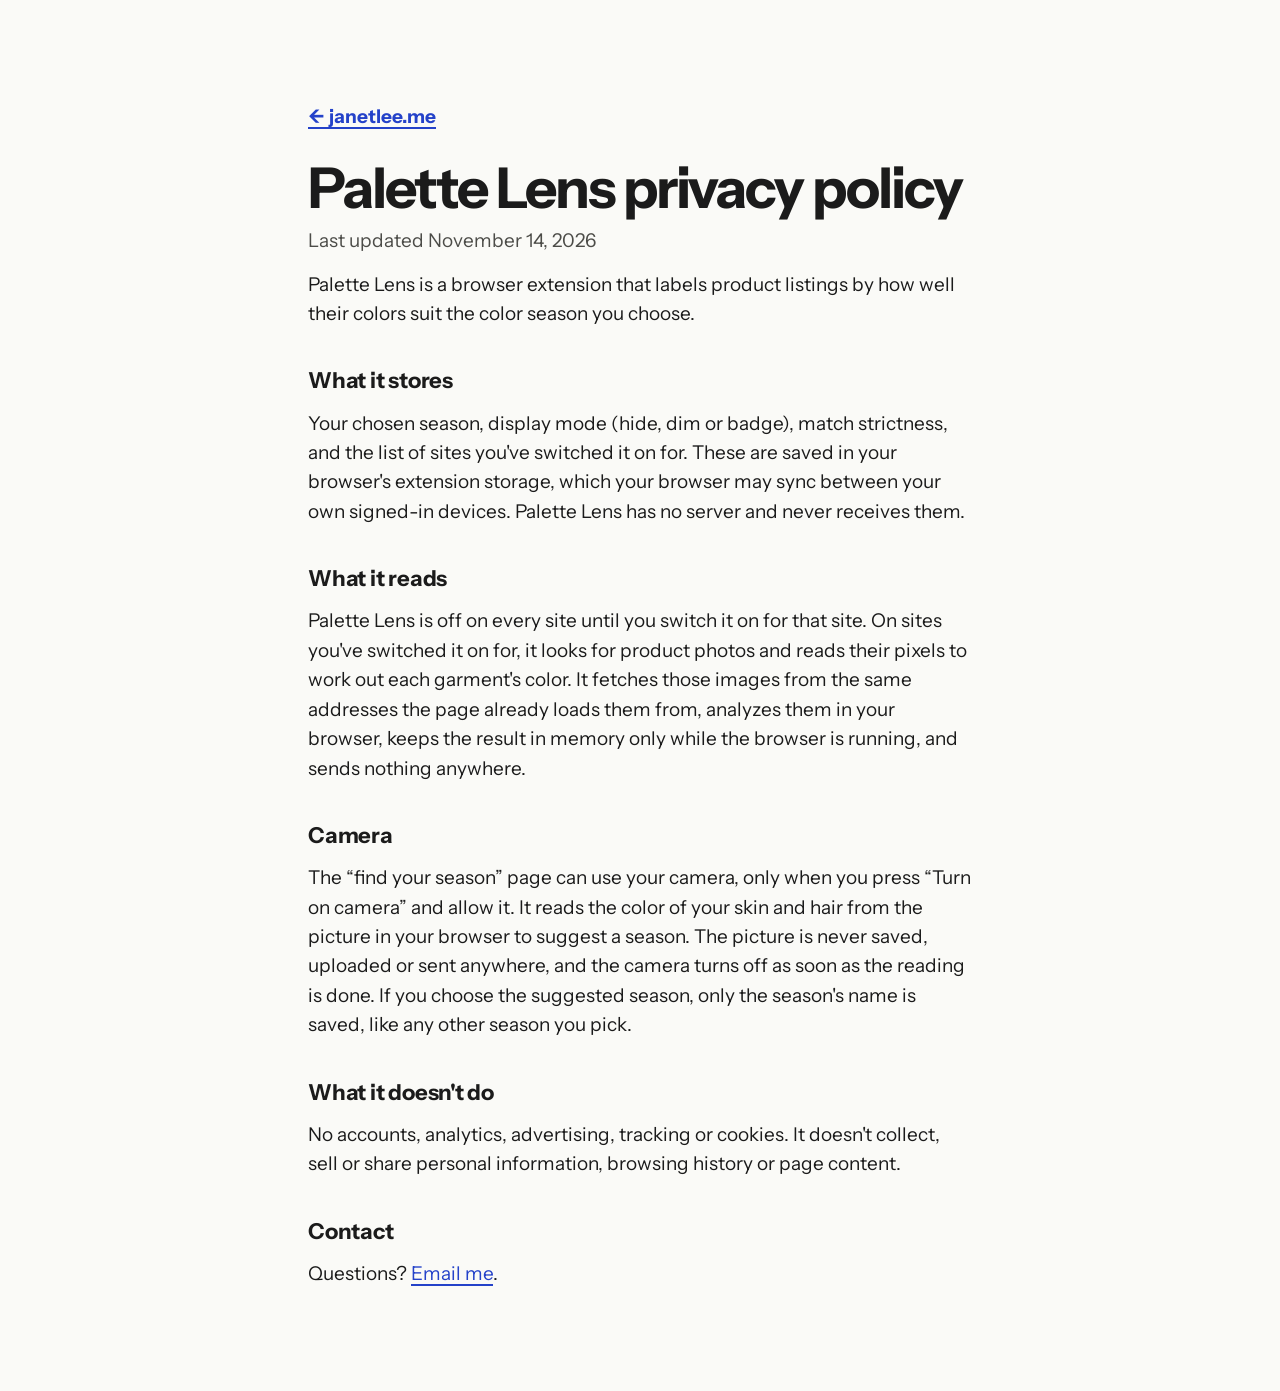
<file: palette-lens/privacy/index.html>
<!doctype html>
<html lang="en">
<head>
<meta charset="utf-8">
<meta name="viewport" content="width=device-width, initial-scale=1">
<title>Palette Lens privacy</title>
<meta name="description" content="Privacy policy for the Palette Lens browser extension: it collects no data and sends nothing anywhere.">
<link rel="icon" type="image/png" sizes="32x32" href="/files/favicon-32.png">
<link rel="icon" type="image/png" sizes="192x192" href="/files/favicon-192.png">
<link rel="apple-touch-icon" href="/files/apple-touch-icon.png">
<meta name="theme-color" content="#FAFAF7">
<link rel="preconnect" href="https://fonts.googleapis.com">
<link rel="preconnect" href="https://fonts.gstatic.com" crossorigin>
<link href="https://fonts.googleapis.com/css2?family=Instrument+Sans:wght@400..700&amp;family=Reenie+Beanie&amp;display=swap" rel="stylesheet">
<link rel="stylesheet" href="/style.css?v=30">
<script>
  try { var t = localStorage.getItem('jl-theme'); if (t && t !== 'teal') document.documentElement.dataset.theme = t; } catch (e) {}
</script>
<style>
  .policy { padding-block: clamp(56px, 8vw, 112px); max-width: 40em; }
  .policy .section-title { font-size: clamp(36px, 4.4vw, 60px); }
  .policy h2 { margin-top: 36px; font-size: 22px; letter-spacing: -0.01em; }
  .policy p { margin-top: 10px; }
  .policy .back { display: inline-block; margin-bottom: 28px; font-weight: 700; }
</style>
</head>
<body>
<main class="policy wrap">
  <a class="back" href="/#lens">← janetlee.me</a>
  <h1 class="section-title">Palette Lens privacy policy</h1>
  <p class="meta">Last updated November 14, 2026</p>

  <p>Palette Lens is a browser extension that labels product listings by how well their colors suit the color season you choose.</p>

  <h2>What it stores</h2>
  <p>Your chosen season, display mode (hide, dim or badge), match strictness, and the list of sites you've switched it on for. These are saved in your browser's extension storage, which your browser may sync between your own signed-in devices. Palette Lens has no server and never receives them.</p>

  <h2>What it reads</h2>
  <p>Palette Lens is off on every site until you switch it on for that site. On sites you've switched it on for, it looks for product photos and reads their pixels to work out each garment's color. It fetches those images from the same addresses the page already loads them from, analyzes them in your browser, keeps the result in memory only while the browser is running, and sends nothing anywhere.</p>

  <h2>Camera</h2>
  <p>The &ldquo;find your season&rdquo; page can use your camera, only when you press &ldquo;Turn on camera&rdquo; and allow it. It reads the color of your skin and hair from the picture in your browser to suggest a season. The picture is never saved, uploaded or sent anywhere, and the camera turns off as soon as the reading is done. If you choose the suggested season, only the season's name is saved, like any other season you pick.</p>

  <h2>What it doesn't do</h2>
  <p>No accounts, analytics, advertising, tracking or cookies. It doesn't collect, sell or share personal information, browsing history or page content.</p>

  <h2>Contact</h2>
  <p>Questions? <a href="mailto:janetlee2016@gmail.com">Email me</a>.</p>
</main>
</body>
</html>
</file>
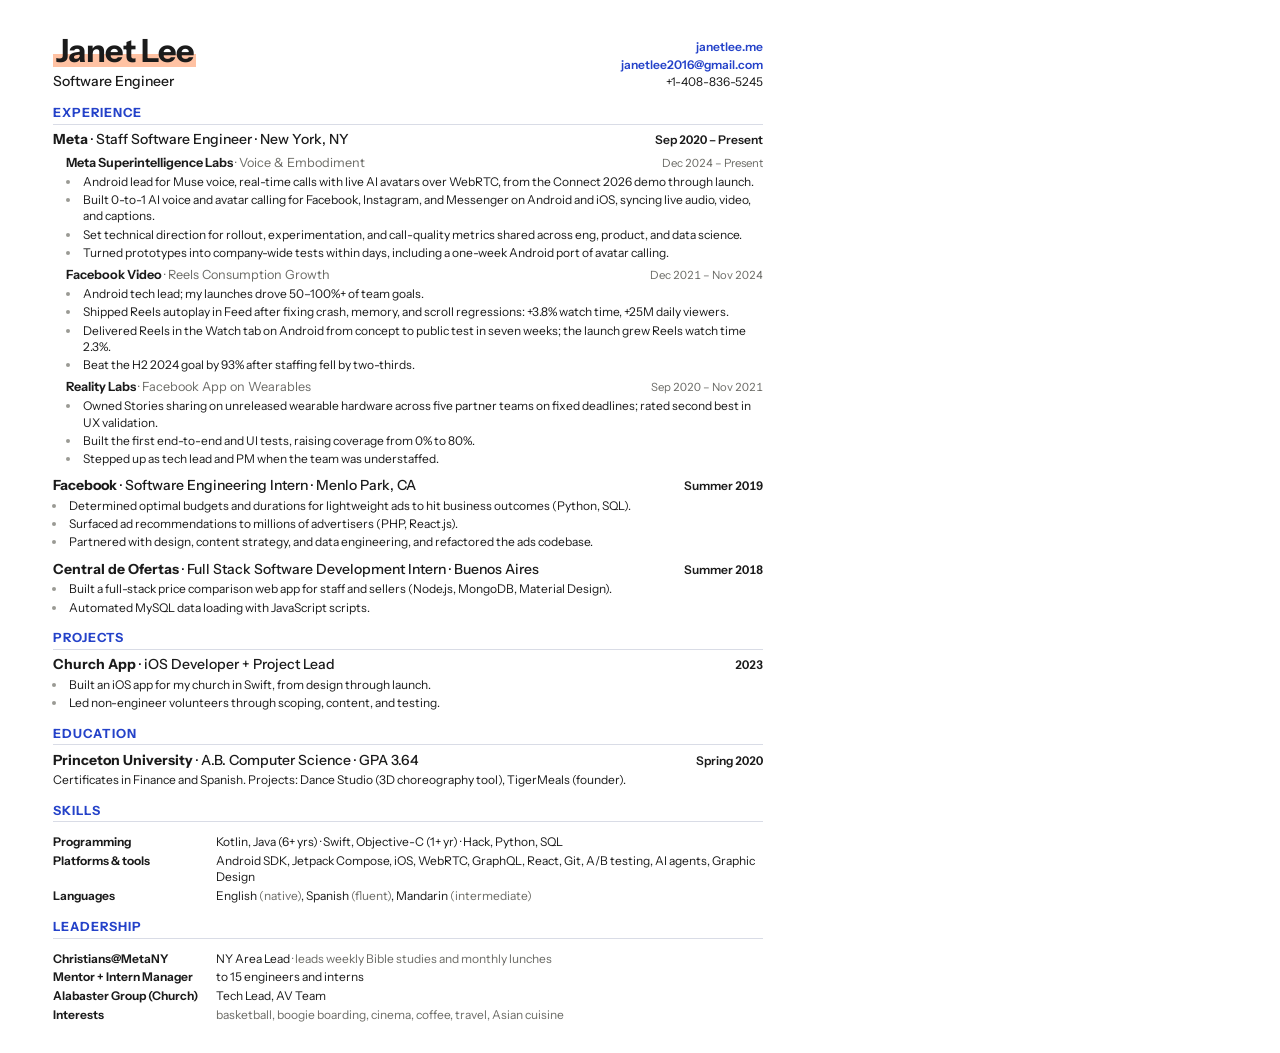
<file: resume/resume.html>
<!doctype html>
<html lang="en">
<head>
<meta charset="utf-8">
<title>Janet Lee — Resume</title>
<link rel="preconnect" href="https://fonts.googleapis.com">
<link rel="preconnect" href="https://fonts.gstatic.com" crossorigin>
<link href="https://fonts.googleapis.com/css2?family=Instrument+Sans:wght@400..700&amp;display=swap" rel="stylesheet">
<style>
@page { size: letter; margin: 0; }
:root { --ink: #1B1B1B; --muted: #6B6B66; --pen: #2442C9; --rule: #D9DCE6; --peach: #FFC2A3; }
* { box-sizing: border-box; }
html, body { margin: 0; background: #FFFFFF; }
body {
  font-family: 'Instrument Sans', system-ui, sans-serif; color: var(--ink);
  font-size: 9pt; line-height: 1.35;
  -webkit-print-color-adjust: exact; print-color-adjust: exact;
}
.page { width: 8.5in; padding: 0.36in 0.55in 0.18in; }
a { color: inherit; text-decoration: none; }
p { margin: 0; }

.head { display: flex; justify-content: space-between; align-items: flex-end; gap: 24px; }
.name { margin: 0; font-size: 24pt; line-height: 1; font-weight: 700; letter-spacing: -0.015em; }
.hl { background: linear-gradient(transparent 58%, var(--peach) 58%, var(--peach) 92%, transparent 92%); padding: 0 3px; }
.role { margin-top: 5px; font-size: 10.5pt; font-weight: 500; color: var(--ink); }
.contact { text-align: right; line-height: 1.45; }
.contact a { color: var(--pen); font-weight: 600; }

/* Sections: the one place the accent appears in the body */
section { margin-top: 10pt; }
h2 {
  margin: 0 0 4pt; padding-bottom: 2pt; border-bottom: .75pt solid var(--rule);
  font-size: 9.5pt; font-weight: 700; text-transform: uppercase; letter-spacing: .08em; color: var(--pen);
}
h2 span { background: none; padding: 0; }

/* Company / school */
.org + .org { margin-top: 7pt; }
.org__row, .team__row { display: flex; justify-content: space-between; align-items: baseline; gap: 16px; }
.org__name { font-size: 10.5pt; font-weight: 700; }
.org__name span { font-weight: 500; color: var(--ink); }
.when { color: var(--ink); font-weight: 600; white-space: nowrap; font-variant-numeric: tabular-nums; }

/* Team within a company */
.team { margin: 4pt 0 0 10pt; }
.team__name { font-size: 9.5pt; font-weight: 650; color: var(--ink); }
.team__name span { font-weight: 400; color: var(--muted); }
.team .when { color: var(--muted); font-weight: 400; font-size: 8.5pt; }

/* Bullets: one indent step under whatever they belong to */
ul { margin: 2pt 0 0; padding-left: 11pt; }
li { margin: 0 0 1.5pt; padding-left: 2px; }
li::marker { color: #9A9A94; }
.note { margin: 2pt 0 0; }

.rows { display: grid; grid-template-columns: 1.55in 1fr; gap: 2pt 14px; }
.rows dt { font-weight: 650; }
.rows dd { margin: 0; }
.soft { color: var(--muted); }
</style>
</head>
<body>
<div class="page">

<header class="head">
<div>
<h1 class="name"><span class="hl">Janet Lee</span></h1>
<p class="role">Software Engineer</p>
</div>
<div class="contact">
<a href="https://janetlee.me">janetlee.me</a><br>
<a href="mailto:janetlee2016@gmail.com">janetlee2016@gmail.com</a><br>
+1-408-836-5245
</div>
</header>

<section>
<h2><span>Experience</span></h2>

<div class="org">
<div class="org__row"><p class="org__name">Meta <span>· Staff Software Engineer · New York, NY</span></p><p class="when">Sep 2020 – Present</p></div>

<div class="team">
<div class="team__row"><p class="team__name">Meta Superintelligence Labs <span>· Voice &amp; Embodiment</span></p><p class="when">Dec 2024 – Present</p></div>
<ul>
<li>Android lead for Muse voice, real-time calls with live AI avatars over WebRTC, from the Connect 2026 demo through launch.</li>
<li>Built 0-to-1 AI voice and avatar calling for Facebook, Instagram, and Messenger on Android and iOS, syncing live audio, video, and captions.</li>
<li>Set technical direction for rollout, experimentation, and call-quality metrics shared across eng, product, and data science.</li>
<li>Turned prototypes into company-wide tests within days, including a one-week Android port of avatar calling.</li>
</ul>
</div>

<div class="team">
<div class="team__row"><p class="team__name">Facebook Video <span>· Reels Consumption Growth</span></p><p class="when">Dec 2021 – Nov 2024</p></div>
<ul>
<li>Android tech lead; my launches drove 50–100%+ of team goals.</li>
<li>Shipped Reels autoplay in Feed after fixing crash, memory, and scroll regressions: +3.8% watch time, +25M daily viewers.</li>
<li>Delivered Reels in the Watch tab on Android from concept to public test in seven weeks; the launch grew Reels watch time 2.3%.</li>
<li>Beat the H2 2024 goal by 93% after staffing fell by two-thirds.</li>
</ul>
</div>

<div class="team">
<div class="team__row"><p class="team__name">Reality Labs <span>· Facebook App on Wearables</span></p><p class="when">Sep 2020 – Nov 2021</p></div>
<ul>
<li>Owned Stories sharing on unreleased wearable hardware across five partner teams on fixed deadlines; rated second best in UX validation.</li>
<li>Built the first end-to-end and UI tests, raising coverage from 0% to 80%.</li>
<li>Stepped up as tech lead and PM when the team was understaffed.</li>
</ul>
</div>
</div>

<div class="org">
<div class="org__row"><p class="org__name">Facebook <span>· Software Engineering Intern · Menlo Park, CA</span></p><p class="when">Summer 2019</p></div>
<ul>
<li>Determined optimal budgets and durations for lightweight ads to hit business outcomes (Python, SQL).</li>
<li>Surfaced ad recommendations to millions of advertisers (PHP, React.js).</li>
<li>Partnered with design, content strategy, and data engineering, and refactored the ads codebase.</li>
</ul>
</div>

<div class="org">
<div class="org__row"><p class="org__name">Central de Ofertas <span>· Full Stack Software Development Intern · Buenos Aires</span></p><p class="when">Summer 2018</p></div>
<ul>
<li>Built a full-stack price comparison web app for staff and sellers (Node.js, MongoDB, Material Design).</li>
<li>Automated MySQL data loading with JavaScript scripts.</li>
</ul>
</div>
</section>

<section>
<h2><span>Projects</span></h2>
<div class="org">
<div class="org__row"><p class="org__name">Church App <span>· iOS Developer + Project Lead</span></p><p class="when">2023</p></div>
<ul>
<li>Built an iOS app for my church in Swift, from design through launch.</li>
<li>Led non-engineer volunteers through scoping, content, and testing.</li>
</ul>
</div>
</section>

<section>
<h2><span>Education</span></h2>
<div class="org">
<div class="org__row"><p class="org__name">Princeton University <span>· A.B. Computer Science · GPA 3.64</span></p><p class="when">Spring 2020</p></div>
<p class="note">Certificates in Finance and Spanish. Projects: Dance Studio (3D choreography tool), TigerMeals (founder).</p>
</div>
</section>

<section>
<h2><span>Skills</span></h2>
<dl class="rows">
<dt>Programming</dt><dd>Kotlin, Java (6+ yrs) · Swift, Objective-C (1+ yr) · Hack, Python, SQL</dd>
<dt>Platforms &amp; tools</dt><dd>Android SDK, Jetpack Compose, iOS, WebRTC, GraphQL, React, Git, A/B testing, AI agents, Graphic Design</dd>
<dt>Languages</dt><dd>English <span class="soft">(native)</span>, Spanish <span class="soft">(fluent)</span>, Mandarin <span class="soft">(intermediate)</span></dd>
</dl>
</section>

<section>
<h2><span>Leadership</span></h2>
<dl class="rows">
<dt>Christians@MetaNY</dt><dd>NY Area Lead <span class="soft">· leads weekly Bible studies and monthly lunches</span></dd>
<dt>Mentor + Intern Manager</dt><dd>to 15 engineers and interns</dd>
<dt>Alabaster Group (Church)</dt><dd>Tech Lead, AV Team</dd>
<dt>Interests</dt><dd class="soft">basketball, boogie boarding, cinema, coffee, travel, Asian cuisine</dd>
</dl>
</section>

</div>
</body>
</html>
</file>
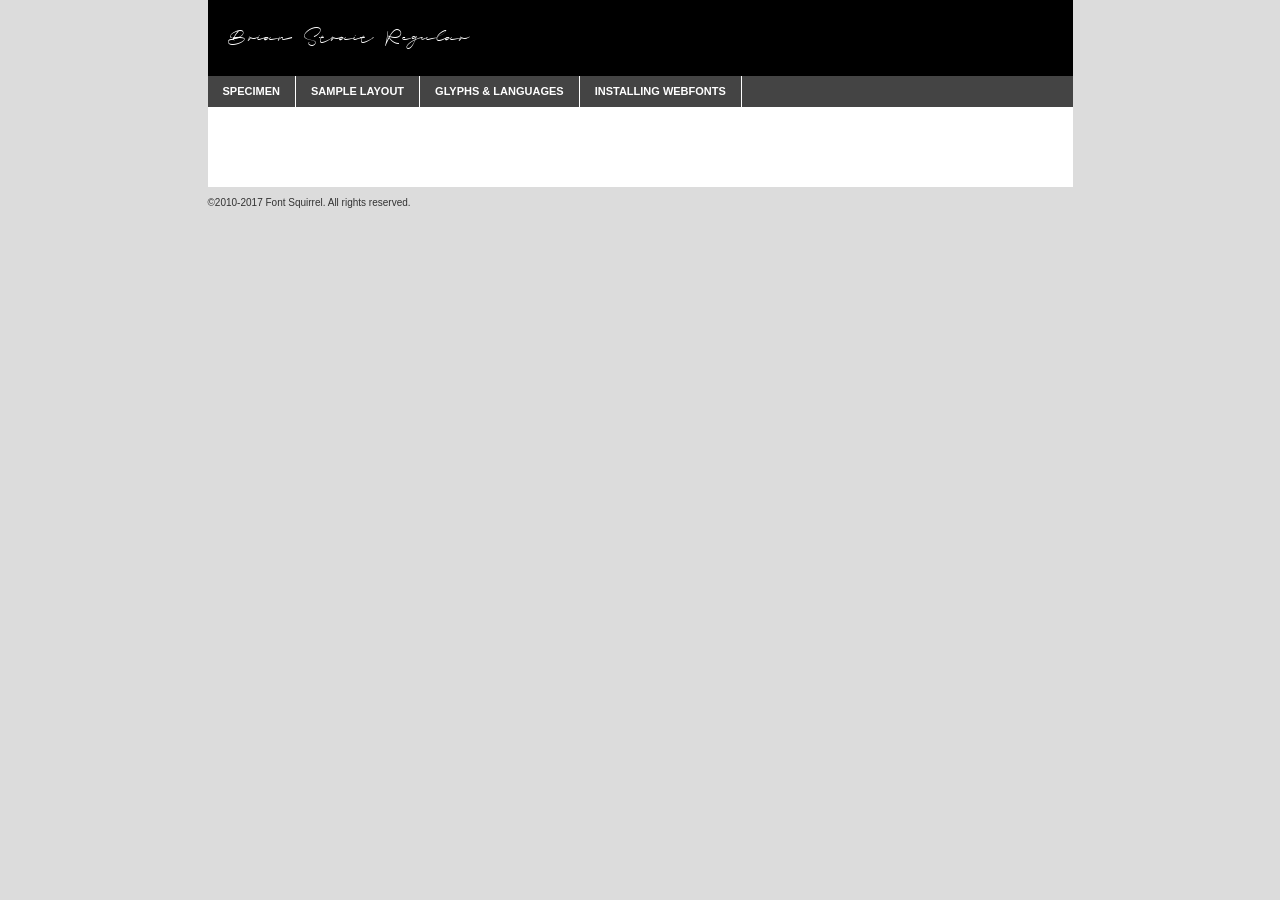
<file: archive/brian/brian_strait_personal_use-demo.html>
<!DOCTYPE html PUBLIC "-//W3C//DTD XHTML 1.0 Transitional//EN"
	"http://www.w3.org/TR/xhtml1/DTD/xhtml1-transitional.dtd">

<html xmlns="http://www.w3.org/1999/xhtml" xml:lang="en" lang="en">
<head>
	<meta http-equiv="Content-Type" content="text/html; charset=utf-8" />
	<script src="http://ajax.googleapis.com/ajax/libs/jquery/1.7.2/jquery.min.js" type="text/javascript" charset="utf-8"></script>
	<script type="text/javascript">
	(function($){$.fn.easyTabs=function(option){var param=jQuery.extend({fadeSpeed:"fast",defaultContent:1,activeClass:'active'},option);$(this).each(function(){var thisId="#"+this.id;if(param.defaultContent==''){param.defaultContent=1;}
	if(typeof param.defaultContent=="number")
	{var defaultTab=$(thisId+" .tabs li:eq("+(param.defaultContent-1)+") a").attr('href').substr(1);}else{var defaultTab=param.defaultContent;}
	$(thisId+" .tabs li a").each(function(){var tabToHide=$(this).attr('href').substr(1);$("#"+tabToHide).addClass('easytabs-tab-content');});hideAll();changeContent(defaultTab);function hideAll(){$(thisId+" .easytabs-tab-content").hide();}
	function changeContent(tabId){hideAll();$(thisId+" .tabs li").removeClass(param.activeClass);$(thisId+" .tabs li a[href=#"+tabId+"]").closest('li').addClass(param.activeClass);if(param.fadeSpeed!="none")
	{$(thisId+" #"+tabId).fadeIn(param.fadeSpeed);}else{$(thisId+" #"+tabId).show();}}
	$(thisId+" .tabs li").click(function(){var tabId=$(this).find('a').attr('href').substr(1);changeContent(tabId);return false;});});}})(jQuery);
	</script>
	<link rel="stylesheet" href="specimen_files/specimen_stylesheet.css" type="text/css" charset="utf-8" />
	<link rel="stylesheet" href="stylesheet.css" type="text/css" charset="utf-8" />

	<style type="text/css">
					body{
				font-family: 'brian_straitregular';
							}
		</style>

	<title>Brian Strait Regular Specimen</title>
	
	
	<script type="text/javascript" charset="utf-8">
		$(document).ready(function() {
			$('#container').easyTabs({defaultContent:1});
		});
	</script>
</head>

<body>
<div id="container">
	<div id="header">
		Brian Strait Regular	</div>
	<ul class="tabs">
		<li><a href="#specimen">Specimen</a></li>
		<li><a href="#layout">Sample Layout</a></li>
				<li><a href="#glyphs">Glyphs &amp; Languages</a></li>
		<li><a href="#installing">Installing Webfonts</a></li>
		
	</ul>
	
	<div id="main_content">

		
			<div id="specimen">
		
				<div class="section">
					<div class="grid12 firstcol">
						<div class="huge">AaBb</div>
					</div>
				</div>
		
				<div class="section">
					<div class="glyph_range">A&#x200B;B&#x200b;C&#x200b;D&#x200b;E&#x200b;F&#x200b;G&#x200b;H&#x200b;I&#x200b;J&#x200b;K&#x200b;L&#x200b;M&#x200b;N&#x200b;O&#x200b;P&#x200b;Q&#x200b;R&#x200b;S&#x200b;T&#x200b;U&#x200b;V&#x200b;W&#x200b;X&#x200b;Y&#x200b;Z&#x200b;a&#x200b;b&#x200b;c&#x200b;d&#x200b;e&#x200b;f&#x200b;g&#x200b;h&#x200b;i&#x200b;j&#x200b;k&#x200b;l&#x200b;m&#x200b;n&#x200b;o&#x200b;p&#x200b;q&#x200b;r&#x200b;s&#x200b;t&#x200b;u&#x200b;v&#x200b;w&#x200b;x&#x200b;y&#x200b;z&#x200b;1&#x200b;2&#x200b;3&#x200b;4&#x200b;5&#x200b;6&#x200b;7&#x200b;8&#x200b;9&#x200b;0&#x200b;&amp;&#x200b;.&#x200b;,&#x200b;?&#x200b;!&#x200b;&#64;&#x200b;(&#x200b;)&#x200b;#&#x200b;$&#x200b;%&#x200b;*&#x200b;+&#x200b;-&#x200b;=&#x200b;:&#x200b;;</div>
				</div>
				<div class="section">
					<div class="grid12 firstcol">
						<table class="sample_table">
							<tr><td>10</td><td class="size10">abcdefghijklmnopqrstuvwxyzABCDEFGHIJKLMNOPQRSTUVWXYZ0123456789abcdefghijklmnopqrstuvwxyzABCDEFGHIJKLMNOPQRSTUVWXYZ0123456789abcdefghijklmnopqrstuvwxyzABCDEFGHIJKLMNOPQRSTUVWXYZ</td></tr>
							<tr><td>11</td><td class="size11">abcdefghijklmnopqrstuvwxyzABCDEFGHIJKLMNOPQRSTUVWXYZ0123456789abcdefghijklmnopqrstuvwxyzABCDEFGHIJKLMNOPQRSTUVWXYZ0123456789abcdefghijklmnopqrstuvwxyzABCDEFGHIJKLMNOPQRSTUVWXYZ</td></tr>
							<tr><td>12</td><td class="size12">abcdefghijklmnopqrstuvwxyzABCDEFGHIJKLMNOPQRSTUVWXYZ0123456789abcdefghijklmnopqrstuvwxyzABCDEFGHIJKLMNOPQRSTUVWXYZ0123456789abcdefghijklmnopqrstuvwxyzABCDEFGHIJKLMNOPQRSTUVWXYZ</td></tr>
							<tr><td>13</td><td class="size13">abcdefghijklmnopqrstuvwxyzABCDEFGHIJKLMNOPQRSTUVWXYZ0123456789abcdefghijklmnopqrstuvwxyzABCDEFGHIJKLMNOPQRSTUVWXYZ0123456789abcdefghijklmnopqrstuvwxyzABCDEFGHIJKLMNOPQRSTUVWXYZ</td></tr>
							<tr><td>14</td><td class="size14">abcdefghijklmnopqrstuvwxyzABCDEFGHIJKLMNOPQRSTUVWXYZ0123456789abcdefghijklmnopqrstuvwxyzABCDEFGHIJKLMNOPQRSTUVWXYZ0123456789abcdefghijklmnopqrstuvwxyzABCDEFGHIJKLMNOPQRSTUVWXYZ</td></tr>
							<tr><td>16</td><td class="size16">abcdefghijklmnopqrstuvwxyzABCDEFGHIJKLMNOPQRSTUVWXYZ0123456789abcdefghijklmnopqrstuvwxyzABCDEFGHIJKLMNOPQRSTUVWXYZ</td></tr>
							<tr><td>18</td><td class="size18">abcdefghijklmnopqrstuvwxyzABCDEFGHIJKLMNOPQRSTUVWXYZ0123456789abcdefghijklmnopqrstuvwxyzABCDEFGHIJKLMNOPQRSTUVWXYZ</td></tr>
							<tr><td>20</td><td class="size20">abcdefghijklmnopqrstuvwxyzABCDEFGHIJKLMNOPQRSTUVWXYZ0123456789abcdefghijklmnopqrstuvwxyzABCDEFGHIJKLMNOPQRSTUVWXYZ</td></tr>
							<tr><td>24</td><td class="size24">abcdefghijklmnopqrstuvwxyzABCDEFGHIJKLMNOPQRSTUVWXYZ0123456789abcdefghijklmnopqrstuvwxyzABCDEFGHIJKLMNOPQRSTUVWXYZ</td></tr>
							<tr><td>30</td><td class="size30">abcdefghijklmnopqrstuvwxyzABCDEFGHIJKLMNOPQRSTUVWXYZ0123456789abcdefghijklmnopqrstuvwxyzABCDEFGHIJKLMNOPQRSTUVWXYZ</td></tr>
							<tr><td>36</td><td class="size36">abcdefghijklmnopqrstuvwxyzABCDEFGHIJKLMNOPQRSTUVWXYZ0123456789abcdefghijklmnopqrstuvwxyzABCDEFGHIJKLMNOPQRSTUVWXYZ</td></tr>
							<tr><td>48</td><td class="size48">abcdefghijklmnopqrstuvwxyzABCDEFGHIJKLMNOPQRSTUVWXYZ0123456789abcdefghijklmnopqrstuvwxyzABCDEFGHIJKLMNOPQRSTUVWXYZ</td></tr>
							<tr><td>60</td><td class="size60">abcdefghijklmnopqrstuvwxyzABCDEFGHIJKLMNOPQRSTUVWXYZ0123456789abcdefghijklmnopqrstuvwxyzABCDEFGHIJKLMNOPQRSTUVWXYZ</td></tr>
							<tr><td>72</td><td class="size72">abcdefghijklmnopqrstuvwxyzABCDEFGHIJKLMNOPQRSTUVWXYZ0123456789abcdefghijklmnopqrstuvwxyzABCDEFGHIJKLMNOPQRSTUVWXYZ</td></tr>
							<tr><td>90</td><td class="size90">abcdefghijklmnopqrstuvwxyzABCDEFGHIJKLMNOPQRSTUVWXYZ0123456789abcdefghijklmnopqrstuvwxyzABCDEFGHIJKLMNOPQRSTUVWXYZ</td></tr>
						</table>
				
					</div>
			
				</div>
		
		
		
								<div class="section" id="bodycomparison">


										<div id="xheight">
				<div class="fontbody">&#x25FC;&#x25FC;&#x25FC;&#x25FC;&#x25FC;&#x25FC;&#x25FC;&#x25FC;&#x25FC;&#x25FC;&#x25FC;&#x25FC;&#x25FC;&#x25FC;&#x25FC;&#x25FC;&#x25FC;&#x25FC;&#x25FC;&#x25FC;&#x25FC;&#x25FC;&#x25FC;&#x25FC;&#x25FC;&#x25FC;&#x25FC;&#x25FC;&#x25FC;&#x25FC;&#x25FC;&#x25FC;&#x25FC;&#x25FC;&#x25FC;&#x25FC;&#x25FC;&#x25FC;&#x25FC;&#x25FC;&#x25FC;&#x25FC;&#x25FC;&#x25FC;&#x25FC;&#x25FC;&#x25FC;&#x25FC;&#x25FC;&#x25FC;&#x25FC;&#x25FC;&#x25FC;&#x25FC;&#x25FC;&#x25FC;&#x25FC;&#x25FC;&#x25FC;&#x25FC;&#x25FC;&#x25FC;&#x25FC;&#x25FC;&#x25FC;&#x25FC;&#x25FC;&#x25FC;&#x25FC;&#x25FC;&#x25FC;&#x25FC;&#x25FC;&#x25FC;&#x25FC;&#x25FC;&#x25FC;&#x25FC;&#x25FC;&#x25FC;&#x25FC;&#x25FC;&#x25FC;&#x25FC;&#x25FC;&#x25FC;&#x25FC;&#x25FC;&#x25FC;&#x25FC;&#x25FC;&#x25FC;&#x25FC;&#x25FC;&#x25FC;&#x25FC;&#x25FC;&#x25FC;&#x25FC;body</div><div class="arialbody">body</div><div class="verdanabody">body</div><div class="georgiabody">body</div></div>
										<div class="fontbody" style="z-index:1">
											body<span>Brian Strait Regular</span>
										</div>
										<div class="arialbody" style="z-index:1">
											body<span>Arial</span>
										</div>
										<div class="verdanabody" style="z-index:1">
											body<span>Verdana</span>
										</div>
										<div class="georgiabody" style="z-index:1">
											body<span>Georgia</span>
										</div>



								</div>
		
		
				<div class="section psample psample_row1" id="">
					
					<div class="grid2 firstcol">
						<p class="size10"><span>10.</span>Aenean lacinia bibendum nulla sed consectetur. Fusce dapibus, tellus ac cursus commodo, tortor mauris condimentum nibh, ut fermentum massa justo sit amet risus. Nullam id dolor id nibh ultricies vehicula ut id elit. Cum sociis natoque penatibus et magnis dis parturient montes, nascetur ridiculus mus. Nulla vitae elit libero, a pharetra augue.</p>
			
					</div>
					<div class="grid3">
						<p class="size11"><span>11.</span>Aenean lacinia bibendum nulla sed consectetur. Fusce dapibus, tellus ac cursus commodo, tortor mauris condimentum nibh, ut fermentum massa justo sit amet risus. Nullam id dolor id nibh ultricies vehicula ut id elit. Cum sociis natoque penatibus et magnis dis parturient montes, nascetur ridiculus mus. Nulla vitae elit libero, a pharetra augue.</p>
			
					</div>
					<div class="grid3">
						<p class="size12"><span>12.</span>Aenean lacinia bibendum nulla sed consectetur. Fusce dapibus, tellus ac cursus commodo, tortor mauris condimentum nibh, ut fermentum massa justo sit amet risus. Nullam id dolor id nibh ultricies vehicula ut id elit. Cum sociis natoque penatibus et magnis dis parturient montes, nascetur ridiculus mus. Nulla vitae elit libero, a pharetra augue.</p>
			
					</div>
					<div class="grid4">
						<p class="size13"><span>13.</span>Aenean lacinia bibendum nulla sed consectetur. Fusce dapibus, tellus ac cursus commodo, tortor mauris condimentum nibh, ut fermentum massa justo sit amet risus. Nullam id dolor id nibh ultricies vehicula ut id elit. Cum sociis natoque penatibus et magnis dis parturient montes, nascetur ridiculus mus. Nulla vitae elit libero, a pharetra augue.</p>
			
					</div>
					<div class="white_blend"></div>
					
				</div>
				<div class="section psample psample_row2" id="">
					<div class="grid3 firstcol">
						<p class="size14"><span>14.</span>Aenean lacinia bibendum nulla sed consectetur. Fusce dapibus, tellus ac cursus commodo, tortor mauris condimentum nibh, ut fermentum massa justo sit amet risus. Nullam id dolor id nibh ultricies vehicula ut id elit. Cum sociis natoque penatibus et magnis dis parturient montes, nascetur ridiculus mus. Nulla vitae elit libero, a pharetra augue.</p>
			
					</div>
					<div class="grid4">
						<p class="size16"><span>16.</span>Aenean lacinia bibendum nulla sed consectetur. Fusce dapibus, tellus ac cursus commodo, tortor mauris condimentum nibh, ut fermentum massa justo sit amet risus. Nullam id dolor id nibh ultricies vehicula ut id elit. Cum sociis natoque penatibus et magnis dis parturient montes, nascetur ridiculus mus. Nulla vitae elit libero, a pharetra augue.</p>
			
					</div>
					<div class="grid5">
						<p class="size18"><span>18.</span>Aenean lacinia bibendum nulla sed consectetur. Fusce dapibus, tellus ac cursus commodo, tortor mauris condimentum nibh, ut fermentum massa justo sit amet risus. Nullam id dolor id nibh ultricies vehicula ut id elit. Cum sociis natoque penatibus et magnis dis parturient montes, nascetur ridiculus mus. Nulla vitae elit libero, a pharetra augue.</p>
			
					</div>

					<div class="white_blend"></div>

				</div>
				
				<div class="section psample psample_row3" id="">
					<div class="grid5 firstcol">
						<p class="size20"><span>20.</span>Aenean lacinia bibendum nulla sed consectetur. Fusce dapibus, tellus ac cursus commodo, tortor mauris condimentum nibh, ut fermentum massa justo sit amet risus. Nullam id dolor id nibh ultricies vehicula ut id elit. Cum sociis natoque penatibus et magnis dis parturient montes, nascetur ridiculus mus. Nulla vitae elit libero, a pharetra augue.</p>
					</div>
					<div class="grid7">
						<p class="size24"><span>24.</span>Aenean lacinia bibendum nulla sed consectetur. Fusce dapibus, tellus ac cursus commodo, tortor mauris condimentum nibh, ut fermentum massa justo sit amet risus. Nullam id dolor id nibh ultricies vehicula ut id elit. Cum sociis natoque penatibus et magnis dis parturient montes, nascetur ridiculus mus. Nulla vitae elit libero, a pharetra augue.</p>
					</div>
					
					<div class="white_blend"></div>
					
				</div>
				
				<div class="section psample psample_row4" id="">
					<div class="grid12 firstcol">
						<p class="size30"><span>30.</span>Aenean lacinia bibendum nulla sed consectetur. Fusce dapibus, tellus ac cursus commodo, tortor mauris condimentum nibh, ut fermentum massa justo sit amet risus. Nullam id dolor id nibh ultricies vehicula ut id elit. Cum sociis natoque penatibus et magnis dis parturient montes, nascetur ridiculus mus. Nulla vitae elit libero, a pharetra augue.</p>
					</div>
					<div class="white_blend"></div>
					
				</div>
				
				
				
				<div class="section psample psample_row1 fullreverse">
					<div class="grid2 firstcol">
						<p class="size10"><span>10.</span>Aenean lacinia bibendum nulla sed consectetur. Fusce dapibus, tellus ac cursus commodo, tortor mauris condimentum nibh, ut fermentum massa justo sit amet risus. Nullam id dolor id nibh ultricies vehicula ut id elit. Cum sociis natoque penatibus et magnis dis parturient montes, nascetur ridiculus mus. Nulla vitae elit libero, a pharetra augue.</p>
			
					</div>
					<div class="grid3">
						<p class="size11"><span>11.</span>Aenean lacinia bibendum nulla sed consectetur. Fusce dapibus, tellus ac cursus commodo, tortor mauris condimentum nibh, ut fermentum massa justo sit amet risus. Nullam id dolor id nibh ultricies vehicula ut id elit. Cum sociis natoque penatibus et magnis dis parturient montes, nascetur ridiculus mus. Nulla vitae elit libero, a pharetra augue.</p>
			
					</div>
					<div class="grid3">
						<p class="size12"><span>12.</span>Aenean lacinia bibendum nulla sed consectetur. Fusce dapibus, tellus ac cursus commodo, tortor mauris condimentum nibh, ut fermentum massa justo sit amet risus. Nullam id dolor id nibh ultricies vehicula ut id elit. Cum sociis natoque penatibus et magnis dis parturient montes, nascetur ridiculus mus. Nulla vitae elit libero, a pharetra augue.</p>
			
					</div>
					<div class="grid4">
						<p class="size13"><span>13.</span>Aenean lacinia bibendum nulla sed consectetur. Fusce dapibus, tellus ac cursus commodo, tortor mauris condimentum nibh, ut fermentum massa justo sit amet risus. Nullam id dolor id nibh ultricies vehicula ut id elit. Cum sociis natoque penatibus et magnis dis parturient montes, nascetur ridiculus mus. Nulla vitae elit libero, a pharetra augue.</p>
			
					</div>
					<div class="black_blend"></div>
					
				</div>
				
				<div class="section psample psample_row2 fullreverse">
					<div class="grid3 firstcol">
						<p class="size14"><span>14.</span>Aenean lacinia bibendum nulla sed consectetur. Fusce dapibus, tellus ac cursus commodo, tortor mauris condimentum nibh, ut fermentum massa justo sit amet risus. Nullam id dolor id nibh ultricies vehicula ut id elit. Cum sociis natoque penatibus et magnis dis parturient montes, nascetur ridiculus mus. Nulla vitae elit libero, a pharetra augue.</p>
			
					</div>
					<div class="grid4">
						<p class="size16"><span>16.</span>Aenean lacinia bibendum nulla sed consectetur. Fusce dapibus, tellus ac cursus commodo, tortor mauris condimentum nibh, ut fermentum massa justo sit amet risus. Nullam id dolor id nibh ultricies vehicula ut id elit. Cum sociis natoque penatibus et magnis dis parturient montes, nascetur ridiculus mus. Nulla vitae elit libero, a pharetra augue.</p>
			
					</div>
					<div class="grid5">
						<p class="size18"><span>18.</span>Aenean lacinia bibendum nulla sed consectetur. Fusce dapibus, tellus ac cursus commodo, tortor mauris condimentum nibh, ut fermentum massa justo sit amet risus. Nullam id dolor id nibh ultricies vehicula ut id elit. Cum sociis natoque penatibus et magnis dis parturient montes, nascetur ridiculus mus. Nulla vitae elit libero, a pharetra augue.</p>
			
					</div>
					<div class="black_blend"></div>

				</div>
				
				<div class="section psample fullreverse psample_row3" id="">
					<div class="grid5 firstcol">
						<p class="size20"><span>20.</span>Aenean lacinia bibendum nulla sed consectetur. Fusce dapibus, tellus ac cursus commodo, tortor mauris condimentum nibh, ut fermentum massa justo sit amet risus. Nullam id dolor id nibh ultricies vehicula ut id elit. Cum sociis natoque penatibus et magnis dis parturient montes, nascetur ridiculus mus. Nulla vitae elit libero, a pharetra augue.</p>
					</div>
					<div class="grid7">
						<p class="size24"><span>24.</span>Aenean lacinia bibendum nulla sed consectetur. Fusce dapibus, tellus ac cursus commodo, tortor mauris condimentum nibh, ut fermentum massa justo sit amet risus. Nullam id dolor id nibh ultricies vehicula ut id elit. Cum sociis natoque penatibus et magnis dis parturient montes, nascetur ridiculus mus. Nulla vitae elit libero, a pharetra augue.</p>
					</div>
					
					<div class="black_blend"></div>
					
				</div>
				
				<div class="section psample fullreverse psample_row4" id="" style="border-bottom: 20px #000 solid;">
					<div class="grid12 firstcol">
						<p class="size30"><span>30.</span>Aenean lacinia bibendum nulla sed consectetur. Fusce dapibus, tellus ac cursus commodo, tortor mauris condimentum nibh, ut fermentum massa justo sit amet risus. Nullam id dolor id nibh ultricies vehicula ut id elit. Cum sociis natoque penatibus et magnis dis parturient montes, nascetur ridiculus mus. Nulla vitae elit libero, a pharetra augue.</p>
					</div>
					<div class="black_blend"></div>
					
				</div>
				
				
				
				
			</div>
			
			<div id="layout">
				
				<div class="section">
					
					<div class="grid12 firstcol">
						<h1>Lorem Ipsum Dolor</h1>
						<h2>Etiam porta sem malesuada magna mollis euismod</h2>
						
						<p class="byline">By <a href="#link">Aenean Lacinia</a></p>
					</div>
				</div>
				<div class="section">
					<div class="grid8 firstcol">
						<p class="large">Donec sed odio dui. Morbi leo risus, porta ac consectetur ac, vestibulum at eros. Fusce dapibus, tellus ac cursus commodo, tortor mauris condimentum nibh, ut fermentum massa justo sit amet risus. </p>

						
						<h3>Pellentesque ornare sem</h3>

						<p>Maecenas sed diam eget risus varius blandit sit amet non magna. Maecenas faucibus mollis interdum. Donec ullamcorper nulla non metus auctor fringilla. Nullam id dolor id nibh ultricies vehicula ut id elit. Nullam id dolor id nibh ultricies vehicula ut id elit. </p>

						<p>Aenean eu leo quam. Pellentesque ornare sem lacinia quam venenatis vestibulum. Lorem ipsum dolor sit amet, consectetur adipiscing elit. Cum sociis natoque penatibus et magnis dis parturient montes, nascetur ridiculus mus. </p>

						<p>Nulla vitae elit libero, a pharetra augue. Praesent commodo cursus magna, vel scelerisque nisl consectetur et. Aenean lacinia bibendum nulla sed consectetur. </p>

						<p>Nullam quis risus eget urna mollis ornare vel eu leo. Nullam quis risus eget urna mollis ornare vel eu leo. Maecenas sed diam eget risus varius blandit sit amet non magna. Donec ullamcorper nulla non metus auctor fringilla. </p>

						<h3>Cras mattis consectetur</h3>

						<p>Aenean eu leo quam. Pellentesque ornare sem lacinia quam venenatis vestibulum. Aenean lacinia bibendum nulla sed consectetur. Integer posuere erat a ante venenatis dapibus posuere velit aliquet. Cras mattis consectetur purus sit amet fermentum. </p>

						<p>Nullam id dolor id nibh ultricies vehicula ut id elit. Nullam quis risus eget urna mollis ornare vel eu leo. Cras mattis consectetur purus sit amet fermentum.</p>
					</div>
					
					<div class="grid4 sidebar">
						
						<div class="box reverse">
							<p class="last">Nullam quis risus eget urna mollis ornare vel eu leo. Donec ullamcorper nulla non metus auctor fringilla. Cras mattis consectetur purus sit amet fermentum. Sed posuere consectetur est at lobortis. Lorem ipsum dolor sit amet, consectetur adipiscing elit. </p>
						</div>
						
						<p class="caption">Maecenas sed diam eget risus varius.</p>

						<p>Vestibulum id ligula porta felis euismod semper. Integer posuere erat a ante venenatis dapibus posuere velit aliquet. Vestibulum id ligula porta felis euismod semper. Sed posuere consectetur est at lobortis. Maecenas sed diam eget risus varius blandit sit amet non magna. Fusce dapibus, tellus ac cursus commodo, tortor mauris condimentum nibh, ut fermentum massa justo sit amet risus. </p>

					

						<p>Duis mollis, est non commodo luctus, nisi erat porttitor ligula, eget lacinia odio sem nec elit. Aenean lacinia bibendum nulla sed consectetur. Vivamus sagittis lacus vel augue laoreet rutrum faucibus dolor auctor. Aenean lacinia bibendum nulla sed consectetur. Nullam quis risus eget urna mollis ornare vel eu leo. </p>

						<p>Praesent commodo cursus magna, vel scelerisque nisl consectetur et. Donec ullamcorper nulla non metus auctor fringilla. Maecenas faucibus mollis interdum. Fusce dapibus, tellus ac cursus commodo, tortor mauris condimentum nibh, ut fermentum massa justo sit amet risus. </p>

					</div>
				</div>
				
			</div>


			



		<div id="glyphs">
			<div class="section">
				<div class="grid12 firstcol">
			
				<h1>Language Support</h1>
				<p>The subset of Brian Strait Regular in this kit supports the following languages:<br />
			
					English, Arrernte, Bislama, Cebuano, Fijian, Gilbertese, Hmong, Ibanag, Iloko_ilokano, Interglossa_glosa, Interlingua, Lojban, Norfolk_pitcairnese, Oromo, Rotokas, Seychelles_creole, Shona, Somali, Southern_ndebele, Swahili, Swati_swazi, Tok_pisin, Warlpiri, Xhosa, Zulu, Latinbasic, Ubasic, Demo				</p>
				<h1>Glyph Chart</h1>
				<p>The subset of Brian Strait Regular in this kit includes all the glyphs listed below. Unicode entities are included above each glyph to help you insert individual characters into your layout.</p>
				<div id="glyph_chart">
			
																														 <div><p>&amp;#13;</p>&#13;</div>
																				 <div><p>&amp;#32;</p>&#32;</div>
																				 <div><p>&amp;#33;</p>&#33;</div>
																				 <div><p>&amp;#34;</p>&#34;</div>
																				 <div><p>&amp;#35;</p>&#35;</div>
																				 <div><p>&amp;#36;</p>&#36;</div>
																				 <div><p>&amp;#37;</p>&#37;</div>
																				 <div><p>&amp;#38;</p>&#38;</div>
																				 <div><p>&amp;#39;</p>&#39;</div>
																				 <div><p>&amp;#40;</p>&#40;</div>
																				 <div><p>&amp;#41;</p>&#41;</div>
																				 <div><p>&amp;#42;</p>&#42;</div>
																				 <div><p>&amp;#43;</p>&#43;</div>
																				 <div><p>&amp;#44;</p>&#44;</div>
																				 <div><p>&amp;#45;</p>&#45;</div>
																				 <div><p>&amp;#46;</p>&#46;</div>
																				 <div><p>&amp;#47;</p>&#47;</div>
																				 <div><p>&amp;#48;</p>&#48;</div>
																				 <div><p>&amp;#49;</p>&#49;</div>
																				 <div><p>&amp;#50;</p>&#50;</div>
																				 <div><p>&amp;#51;</p>&#51;</div>
																				 <div><p>&amp;#52;</p>&#52;</div>
																				 <div><p>&amp;#53;</p>&#53;</div>
																				 <div><p>&amp;#54;</p>&#54;</div>
																				 <div><p>&amp;#55;</p>&#55;</div>
																				 <div><p>&amp;#56;</p>&#56;</div>
																				 <div><p>&amp;#57;</p>&#57;</div>
																				 <div><p>&amp;#58;</p>&#58;</div>
																				 <div><p>&amp;#59;</p>&#59;</div>
																				 <div><p>&amp;#60;</p>&#60;</div>
																				 <div><p>&amp;#61;</p>&#61;</div>
																				 <div><p>&amp;#62;</p>&#62;</div>
																				 <div><p>&amp;#63;</p>&#63;</div>
																				 <div><p>&amp;#64;</p>&#64;</div>
																				 <div><p>&amp;#65;</p>&#65;</div>
																				 <div><p>&amp;#66;</p>&#66;</div>
																				 <div><p>&amp;#67;</p>&#67;</div>
																				 <div><p>&amp;#68;</p>&#68;</div>
																				 <div><p>&amp;#69;</p>&#69;</div>
																				 <div><p>&amp;#70;</p>&#70;</div>
																				 <div><p>&amp;#71;</p>&#71;</div>
																				 <div><p>&amp;#72;</p>&#72;</div>
																				 <div><p>&amp;#73;</p>&#73;</div>
																				 <div><p>&amp;#74;</p>&#74;</div>
																				 <div><p>&amp;#75;</p>&#75;</div>
																				 <div><p>&amp;#76;</p>&#76;</div>
																				 <div><p>&amp;#77;</p>&#77;</div>
																				 <div><p>&amp;#78;</p>&#78;</div>
																				 <div><p>&amp;#79;</p>&#79;</div>
																				 <div><p>&amp;#80;</p>&#80;</div>
																				 <div><p>&amp;#81;</p>&#81;</div>
																				 <div><p>&amp;#82;</p>&#82;</div>
																				 <div><p>&amp;#83;</p>&#83;</div>
																				 <div><p>&amp;#84;</p>&#84;</div>
																				 <div><p>&amp;#85;</p>&#85;</div>
																				 <div><p>&amp;#86;</p>&#86;</div>
																				 <div><p>&amp;#87;</p>&#87;</div>
																				 <div><p>&amp;#88;</p>&#88;</div>
																				 <div><p>&amp;#89;</p>&#89;</div>
																				 <div><p>&amp;#90;</p>&#90;</div>
																				 <div><p>&amp;#91;</p>&#91;</div>
																				 <div><p>&amp;#92;</p>&#92;</div>
																				 <div><p>&amp;#93;</p>&#93;</div>
																				 <div><p>&amp;#94;</p>&#94;</div>
																				 <div><p>&amp;#95;</p>&#95;</div>
																				 <div><p>&amp;#96;</p>&#96;</div>
																				 <div><p>&amp;#97;</p>&#97;</div>
																				 <div><p>&amp;#98;</p>&#98;</div>
																				 <div><p>&amp;#99;</p>&#99;</div>
																				 <div><p>&amp;#100;</p>&#100;</div>
																				 <div><p>&amp;#101;</p>&#101;</div>
																				 <div><p>&amp;#102;</p>&#102;</div>
																				 <div><p>&amp;#103;</p>&#103;</div>
																				 <div><p>&amp;#104;</p>&#104;</div>
																				 <div><p>&amp;#105;</p>&#105;</div>
																				 <div><p>&amp;#106;</p>&#106;</div>
																				 <div><p>&amp;#107;</p>&#107;</div>
																				 <div><p>&amp;#108;</p>&#108;</div>
																				 <div><p>&amp;#109;</p>&#109;</div>
																				 <div><p>&amp;#110;</p>&#110;</div>
																				 <div><p>&amp;#111;</p>&#111;</div>
																				 <div><p>&amp;#112;</p>&#112;</div>
																				 <div><p>&amp;#113;</p>&#113;</div>
																				 <div><p>&amp;#114;</p>&#114;</div>
																				 <div><p>&amp;#115;</p>&#115;</div>
																				 <div><p>&amp;#116;</p>&#116;</div>
																				 <div><p>&amp;#117;</p>&#117;</div>
																				 <div><p>&amp;#118;</p>&#118;</div>
																				 <div><p>&amp;#119;</p>&#119;</div>
																				 <div><p>&amp;#120;</p>&#120;</div>
																				 <div><p>&amp;#121;</p>&#121;</div>
																				 <div><p>&amp;#122;</p>&#122;</div>
																				 <div><p>&amp;#123;</p>&#123;</div>
																				 <div><p>&amp;#124;</p>&#124;</div>
																				 <div><p>&amp;#125;</p>&#125;</div>
																				 <div><p>&amp;#126;</p>&#126;</div>
																				 <div><p>&amp;#160;</p>&#160;</div>
																				 <div><p>&amp;#173;</p>&#173;</div>
																				 <div><p>&amp;#732;</p>&#732;</div>
																				 <div><p>&amp;#8192;</p>&#8192;</div>
																				 <div><p>&amp;#8193;</p>&#8193;</div>
																				 <div><p>&amp;#8194;</p>&#8194;</div>
																				 <div><p>&amp;#8195;</p>&#8195;</div>
																				 <div><p>&amp;#8196;</p>&#8196;</div>
																				 <div><p>&amp;#8197;</p>&#8197;</div>
																				 <div><p>&amp;#8198;</p>&#8198;</div>
																				 <div><p>&amp;#8199;</p>&#8199;</div>
																				 <div><p>&amp;#8200;</p>&#8200;</div>
																				 <div><p>&amp;#8201;</p>&#8201;</div>
																				 <div><p>&amp;#8202;</p>&#8202;</div>
																				 <div><p>&amp;#8208;</p>&#8208;</div>
																				 <div><p>&amp;#8209;</p>&#8209;</div>
																				 <div><p>&amp;#8210;</p>&#8210;</div>
																				 <div><p>&amp;#8211;</p>&#8211;</div>
																				 <div><p>&amp;#8212;</p>&#8212;</div>
																				 <div><p>&amp;#8239;</p>&#8239;</div>
																				 <div><p>&amp;#8287;</p>&#8287;</div>
																				 <div><p>&amp;#9724;</p>&#9724;</div>
																																						</div>	
				</div>
		
		
			</div>
		</div>
		
		
		<div id="specs">
			
		</div>
	
		<div id="installing">
			<div class="section">
				<div class="grid7 firstcol">
					<h1>Installing Webfonts</h1>
					
					<p>Webfonts are supported by all major browser platforms but not all in the same way. There are currently four different font formats that must be included in order to target all browsers. This includes TTF, WOFF, EOT and SVG.</p>
					
					<h2>1. Upload your webfonts</h2>
					<p>You must upload your webfont kit to your website. They should be in or near the same directory as your CSS files.</p>
					
					<h2>2. Include the webfont stylesheet</h2>
					<p>A special CSS @font-face declaration helps the various browsers select the appropriate font it needs without causing you a bunch of headaches. Learn more about this syntax by reading the <a href="https://www.fontspring.com/blog/further-hardening-of-the-bulletproof-syntax">Fontspring blog post</a> about it. The code for it is as follows:</p>


<code>
@font-face{ 
	font-family: 'MyWebFont';
	src: url('WebFont.eot');
	src: url('WebFont.eot?#iefix') format('embedded-opentype'),
	     url('WebFont.woff') format('woff'),
	     url('WebFont.ttf') format('truetype'),
	     url('WebFont.svg#webfont') format('svg');
}
</code>

	<p>We've already gone ahead and generated the code for you. All you have to do is link to the stylesheet in your HTML, like this:</p>
	<code>&lt;link rel=&quot;stylesheet&quot; href=&quot;stylesheet.css&quot; type=&quot;text/css&quot; charset=&quot;utf-8&quot; /&gt;</code>

					<h2>3. Modify your own stylesheet</h2>
					<p>To take advantage of your new fonts, you must tell your stylesheet to use them. Look at the original @font-face declaration above and find the property called "font-family." The name linked there will be what you use to reference the font. Prepend that webfont name to the font stack in the "font-family" property, inside the selector you want to change. For example:</p>
<code>p { font-family: 'WebFont', Arial, sans-serif; }</code>

<h2>4. Test</h2>
<p>Getting webfonts to work cross-browser <em>can</em> be tricky. Use the information in the sidebar to help you if you find that fonts aren't loading in a particular browser.</p>
				</div>
				
				<div class="grid5 sidebar">
					<div class="box">
						<h2>Troubleshooting<br />Font-Face Problems</h2>
						<p>Having trouble getting your webfonts to load in your new website? Here are some tips to sort out what might be the problem.</p>

						<h3>Fonts not showing in any browser</h3>

						<p>This sounds like you need to work on the plumbing. You either did not upload the fonts to the correct directory, or you did not link the fonts properly in the CSS. If you've confirmed that all this is correct and you still have a problem, take a look at your .htaccess file and see if requests are getting intercepted.</p>

						<h3>Fonts not loading in iPhone or iPad</h3>

						<p>The most common problem here is that you are serving the fonts from an IIS server. IIS refuses to serve files that have unknown MIME types. If that is the case, you must set the MIME type for SVG to "image/svg+xml" in the server settings. Follow these instructions from Microsoft if you need help.</p>

						<h3>Fonts not loading in Firefox</h3>

						<p>The primary reason for this failure? You are still using a version Firefox older than 3.5. So upgrade already! If that isn't it, then you are very likely serving fonts from a different domain. Firefox requires that all font assets be served from the same domain. Lastly it is possible that you need to add WOFF to your list of MIME types (if you are serving via IIS.)</p>

						<h3>Fonts not loading in IE</h3>

						<p>Are you looking at Internet Explorer on an actual Windows machine or are you cheating by using a service like Adobe BrowserLab? Many of these screenshot services do not render @font-face for IE. Best to test it on a real machine.</p>

						<h3>Fonts not loading in IE9</h3>

						<p>IE9, like Firefox, requires that fonts be served from the same domain as the website. Make sure that is the case.</p>
					</div>
				</div>
			</div>
			
		</div>
	
	</div>
	<div id="footer">
		<p>&copy;2010-2017 Font Squirrel. All rights reserved.</p>
	</div>
</div>
</body>
</html>
</file>
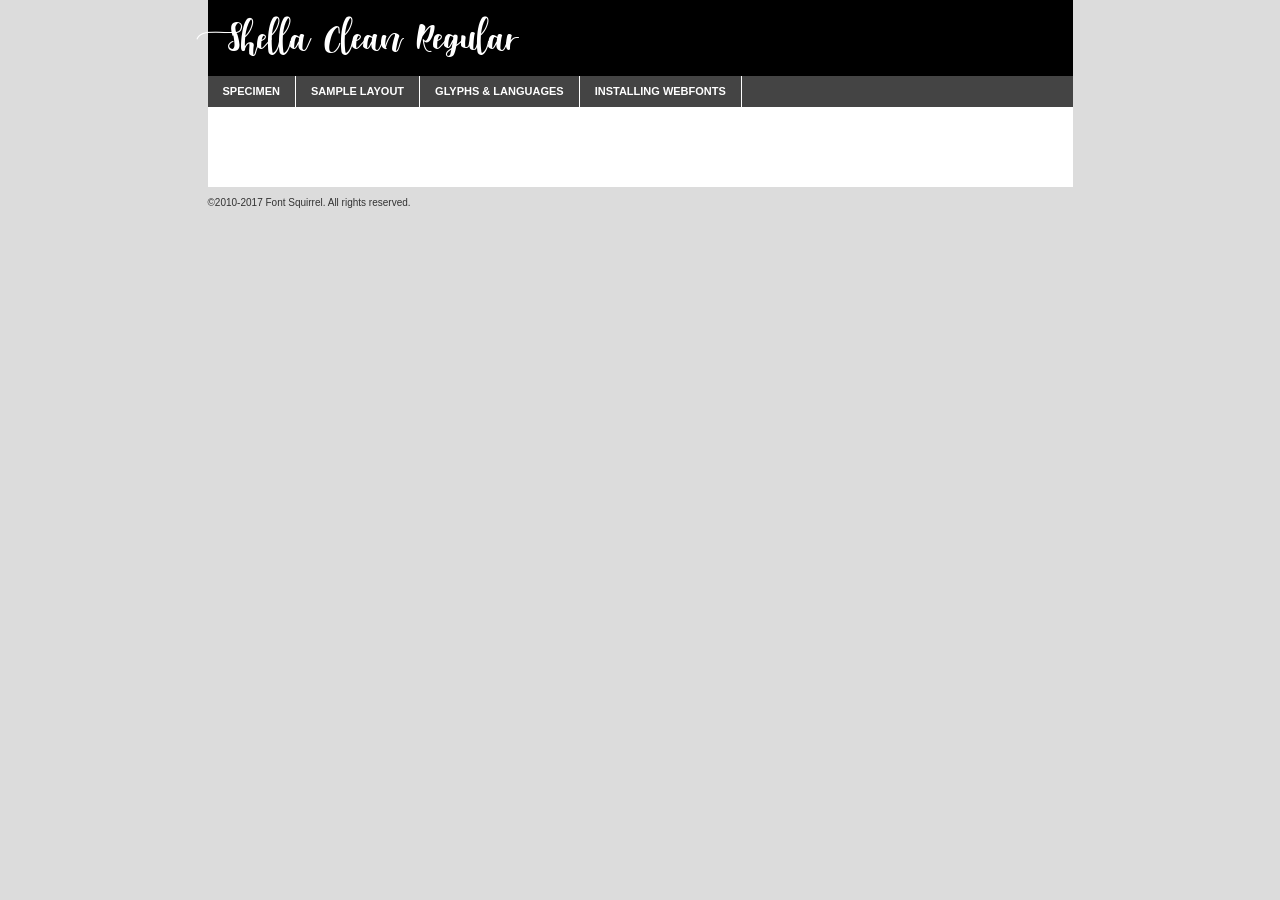
<file: archive/fonts/shella_clean_dafont-demo.html>
<!DOCTYPE html PUBLIC "-//W3C//DTD XHTML 1.0 Transitional//EN"
	"http://www.w3.org/TR/xhtml1/DTD/xhtml1-transitional.dtd">

<html xmlns="http://www.w3.org/1999/xhtml" xml:lang="en" lang="en">
<head>
	<meta http-equiv="Content-Type" content="text/html; charset=utf-8" />
	<script src="http://ajax.googleapis.com/ajax/libs/jquery/1.7.2/jquery.min.js" type="text/javascript" charset="utf-8"></script>
	<script type="text/javascript">
	(function($){$.fn.easyTabs=function(option){var param=jQuery.extend({fadeSpeed:"fast",defaultContent:1,activeClass:'active'},option);$(this).each(function(){var thisId="#"+this.id;if(param.defaultContent==''){param.defaultContent=1;}
	if(typeof param.defaultContent=="number")
	{var defaultTab=$(thisId+" .tabs li:eq("+(param.defaultContent-1)+") a").attr('href').substr(1);}else{var defaultTab=param.defaultContent;}
	$(thisId+" .tabs li a").each(function(){var tabToHide=$(this).attr('href').substr(1);$("#"+tabToHide).addClass('easytabs-tab-content');});hideAll();changeContent(defaultTab);function hideAll(){$(thisId+" .easytabs-tab-content").hide();}
	function changeContent(tabId){hideAll();$(thisId+" .tabs li").removeClass(param.activeClass);$(thisId+" .tabs li a[href=#"+tabId+"]").closest('li').addClass(param.activeClass);if(param.fadeSpeed!="none")
	{$(thisId+" #"+tabId).fadeIn(param.fadeSpeed);}else{$(thisId+" #"+tabId).show();}}
	$(thisId+" .tabs li").click(function(){var tabId=$(this).find('a').attr('href').substr(1);changeContent(tabId);return false;});});}})(jQuery);
	</script>
	<link rel="stylesheet" href="specimen_files/specimen_stylesheet.css" type="text/css" charset="utf-8" />
	<link rel="stylesheet" href="stylesheet.css" type="text/css" charset="utf-8" />

	<style type="text/css">
					body{
				font-family: 'shella_cleanregular';
							}
		</style>

	<title>Shella Clean Regular Specimen</title>
	
	
	<script type="text/javascript" charset="utf-8">
		$(document).ready(function() {
			$('#container').easyTabs({defaultContent:1});
		});
	</script>
</head>

<body>
<div id="container">
	<div id="header">
		Shella Clean Regular	</div>
	<ul class="tabs">
		<li><a href="#specimen">Specimen</a></li>
		<li><a href="#layout">Sample Layout</a></li>
				<li><a href="#glyphs">Glyphs &amp; Languages</a></li>
		<li><a href="#installing">Installing Webfonts</a></li>
		
	</ul>
	
	<div id="main_content">

		
			<div id="specimen">
		
				<div class="section">
					<div class="grid12 firstcol">
						<div class="huge">AaBb</div>
					</div>
				</div>
		
				<div class="section">
					<div class="glyph_range">A&#x200B;B&#x200b;C&#x200b;D&#x200b;E&#x200b;F&#x200b;G&#x200b;H&#x200b;I&#x200b;J&#x200b;K&#x200b;L&#x200b;M&#x200b;N&#x200b;O&#x200b;P&#x200b;Q&#x200b;R&#x200b;S&#x200b;T&#x200b;U&#x200b;V&#x200b;W&#x200b;X&#x200b;Y&#x200b;Z&#x200b;a&#x200b;b&#x200b;c&#x200b;d&#x200b;e&#x200b;f&#x200b;g&#x200b;h&#x200b;i&#x200b;j&#x200b;k&#x200b;l&#x200b;m&#x200b;n&#x200b;o&#x200b;p&#x200b;q&#x200b;r&#x200b;s&#x200b;t&#x200b;u&#x200b;v&#x200b;w&#x200b;x&#x200b;y&#x200b;z&#x200b;1&#x200b;2&#x200b;3&#x200b;4&#x200b;5&#x200b;6&#x200b;7&#x200b;8&#x200b;9&#x200b;0&#x200b;&amp;&#x200b;.&#x200b;,&#x200b;?&#x200b;!&#x200b;&#64;&#x200b;(&#x200b;)&#x200b;#&#x200b;$&#x200b;%&#x200b;*&#x200b;+&#x200b;-&#x200b;=&#x200b;:&#x200b;;</div>
				</div>
				<div class="section">
					<div class="grid12 firstcol">
						<table class="sample_table">
							<tr><td>10</td><td class="size10">abcdefghijklmnopqrstuvwxyzABCDEFGHIJKLMNOPQRSTUVWXYZ0123456789abcdefghijklmnopqrstuvwxyzABCDEFGHIJKLMNOPQRSTUVWXYZ0123456789abcdefghijklmnopqrstuvwxyzABCDEFGHIJKLMNOPQRSTUVWXYZ</td></tr>
							<tr><td>11</td><td class="size11">abcdefghijklmnopqrstuvwxyzABCDEFGHIJKLMNOPQRSTUVWXYZ0123456789abcdefghijklmnopqrstuvwxyzABCDEFGHIJKLMNOPQRSTUVWXYZ0123456789abcdefghijklmnopqrstuvwxyzABCDEFGHIJKLMNOPQRSTUVWXYZ</td></tr>
							<tr><td>12</td><td class="size12">abcdefghijklmnopqrstuvwxyzABCDEFGHIJKLMNOPQRSTUVWXYZ0123456789abcdefghijklmnopqrstuvwxyzABCDEFGHIJKLMNOPQRSTUVWXYZ0123456789abcdefghijklmnopqrstuvwxyzABCDEFGHIJKLMNOPQRSTUVWXYZ</td></tr>
							<tr><td>13</td><td class="size13">abcdefghijklmnopqrstuvwxyzABCDEFGHIJKLMNOPQRSTUVWXYZ0123456789abcdefghijklmnopqrstuvwxyzABCDEFGHIJKLMNOPQRSTUVWXYZ0123456789abcdefghijklmnopqrstuvwxyzABCDEFGHIJKLMNOPQRSTUVWXYZ</td></tr>
							<tr><td>14</td><td class="size14">abcdefghijklmnopqrstuvwxyzABCDEFGHIJKLMNOPQRSTUVWXYZ0123456789abcdefghijklmnopqrstuvwxyzABCDEFGHIJKLMNOPQRSTUVWXYZ0123456789abcdefghijklmnopqrstuvwxyzABCDEFGHIJKLMNOPQRSTUVWXYZ</td></tr>
							<tr><td>16</td><td class="size16">abcdefghijklmnopqrstuvwxyzABCDEFGHIJKLMNOPQRSTUVWXYZ0123456789abcdefghijklmnopqrstuvwxyzABCDEFGHIJKLMNOPQRSTUVWXYZ</td></tr>
							<tr><td>18</td><td class="size18">abcdefghijklmnopqrstuvwxyzABCDEFGHIJKLMNOPQRSTUVWXYZ0123456789abcdefghijklmnopqrstuvwxyzABCDEFGHIJKLMNOPQRSTUVWXYZ</td></tr>
							<tr><td>20</td><td class="size20">abcdefghijklmnopqrstuvwxyzABCDEFGHIJKLMNOPQRSTUVWXYZ0123456789abcdefghijklmnopqrstuvwxyzABCDEFGHIJKLMNOPQRSTUVWXYZ</td></tr>
							<tr><td>24</td><td class="size24">abcdefghijklmnopqrstuvwxyzABCDEFGHIJKLMNOPQRSTUVWXYZ0123456789abcdefghijklmnopqrstuvwxyzABCDEFGHIJKLMNOPQRSTUVWXYZ</td></tr>
							<tr><td>30</td><td class="size30">abcdefghijklmnopqrstuvwxyzABCDEFGHIJKLMNOPQRSTUVWXYZ0123456789abcdefghijklmnopqrstuvwxyzABCDEFGHIJKLMNOPQRSTUVWXYZ</td></tr>
							<tr><td>36</td><td class="size36">abcdefghijklmnopqrstuvwxyzABCDEFGHIJKLMNOPQRSTUVWXYZ0123456789abcdefghijklmnopqrstuvwxyzABCDEFGHIJKLMNOPQRSTUVWXYZ</td></tr>
							<tr><td>48</td><td class="size48">abcdefghijklmnopqrstuvwxyzABCDEFGHIJKLMNOPQRSTUVWXYZ0123456789abcdefghijklmnopqrstuvwxyzABCDEFGHIJKLMNOPQRSTUVWXYZ</td></tr>
							<tr><td>60</td><td class="size60">abcdefghijklmnopqrstuvwxyzABCDEFGHIJKLMNOPQRSTUVWXYZ0123456789abcdefghijklmnopqrstuvwxyzABCDEFGHIJKLMNOPQRSTUVWXYZ</td></tr>
							<tr><td>72</td><td class="size72">abcdefghijklmnopqrstuvwxyzABCDEFGHIJKLMNOPQRSTUVWXYZ0123456789abcdefghijklmnopqrstuvwxyzABCDEFGHIJKLMNOPQRSTUVWXYZ</td></tr>
							<tr><td>90</td><td class="size90">abcdefghijklmnopqrstuvwxyzABCDEFGHIJKLMNOPQRSTUVWXYZ0123456789abcdefghijklmnopqrstuvwxyzABCDEFGHIJKLMNOPQRSTUVWXYZ</td></tr>
						</table>
				
					</div>
			
				</div>
		
		
		
								<div class="section" id="bodycomparison">


										<div id="xheight">
				<div class="fontbody">&#x25FC;&#x25FC;&#x25FC;&#x25FC;&#x25FC;&#x25FC;&#x25FC;&#x25FC;&#x25FC;&#x25FC;&#x25FC;&#x25FC;&#x25FC;&#x25FC;&#x25FC;&#x25FC;&#x25FC;&#x25FC;&#x25FC;&#x25FC;&#x25FC;&#x25FC;&#x25FC;&#x25FC;&#x25FC;&#x25FC;&#x25FC;&#x25FC;&#x25FC;&#x25FC;&#x25FC;&#x25FC;&#x25FC;&#x25FC;&#x25FC;&#x25FC;&#x25FC;&#x25FC;&#x25FC;&#x25FC;&#x25FC;&#x25FC;&#x25FC;&#x25FC;&#x25FC;&#x25FC;&#x25FC;&#x25FC;&#x25FC;&#x25FC;&#x25FC;&#x25FC;&#x25FC;&#x25FC;&#x25FC;&#x25FC;&#x25FC;&#x25FC;&#x25FC;&#x25FC;&#x25FC;&#x25FC;&#x25FC;&#x25FC;&#x25FC;&#x25FC;&#x25FC;&#x25FC;&#x25FC;&#x25FC;&#x25FC;&#x25FC;&#x25FC;&#x25FC;&#x25FC;&#x25FC;&#x25FC;&#x25FC;&#x25FC;&#x25FC;&#x25FC;&#x25FC;&#x25FC;&#x25FC;&#x25FC;&#x25FC;&#x25FC;&#x25FC;&#x25FC;&#x25FC;&#x25FC;&#x25FC;&#x25FC;&#x25FC;&#x25FC;&#x25FC;&#x25FC;&#x25FC;&#x25FC;body</div><div class="arialbody">body</div><div class="verdanabody">body</div><div class="georgiabody">body</div></div>
										<div class="fontbody" style="z-index:1">
											body<span>Shella Clean Regular</span>
										</div>
										<div class="arialbody" style="z-index:1">
											body<span>Arial</span>
										</div>
										<div class="verdanabody" style="z-index:1">
											body<span>Verdana</span>
										</div>
										<div class="georgiabody" style="z-index:1">
											body<span>Georgia</span>
										</div>



								</div>
		
		
				<div class="section psample psample_row1" id="">
					
					<div class="grid2 firstcol">
						<p class="size10"><span>10.</span>Aenean lacinia bibendum nulla sed consectetur. Fusce dapibus, tellus ac cursus commodo, tortor mauris condimentum nibh, ut fermentum massa justo sit amet risus. Nullam id dolor id nibh ultricies vehicula ut id elit. Cum sociis natoque penatibus et magnis dis parturient montes, nascetur ridiculus mus. Nulla vitae elit libero, a pharetra augue.</p>
			
					</div>
					<div class="grid3">
						<p class="size11"><span>11.</span>Aenean lacinia bibendum nulla sed consectetur. Fusce dapibus, tellus ac cursus commodo, tortor mauris condimentum nibh, ut fermentum massa justo sit amet risus. Nullam id dolor id nibh ultricies vehicula ut id elit. Cum sociis natoque penatibus et magnis dis parturient montes, nascetur ridiculus mus. Nulla vitae elit libero, a pharetra augue.</p>
			
					</div>
					<div class="grid3">
						<p class="size12"><span>12.</span>Aenean lacinia bibendum nulla sed consectetur. Fusce dapibus, tellus ac cursus commodo, tortor mauris condimentum nibh, ut fermentum massa justo sit amet risus. Nullam id dolor id nibh ultricies vehicula ut id elit. Cum sociis natoque penatibus et magnis dis parturient montes, nascetur ridiculus mus. Nulla vitae elit libero, a pharetra augue.</p>
			
					</div>
					<div class="grid4">
						<p class="size13"><span>13.</span>Aenean lacinia bibendum nulla sed consectetur. Fusce dapibus, tellus ac cursus commodo, tortor mauris condimentum nibh, ut fermentum massa justo sit amet risus. Nullam id dolor id nibh ultricies vehicula ut id elit. Cum sociis natoque penatibus et magnis dis parturient montes, nascetur ridiculus mus. Nulla vitae elit libero, a pharetra augue.</p>
			
					</div>
					<div class="white_blend"></div>
					
				</div>
				<div class="section psample psample_row2" id="">
					<div class="grid3 firstcol">
						<p class="size14"><span>14.</span>Aenean lacinia bibendum nulla sed consectetur. Fusce dapibus, tellus ac cursus commodo, tortor mauris condimentum nibh, ut fermentum massa justo sit amet risus. Nullam id dolor id nibh ultricies vehicula ut id elit. Cum sociis natoque penatibus et magnis dis parturient montes, nascetur ridiculus mus. Nulla vitae elit libero, a pharetra augue.</p>
			
					</div>
					<div class="grid4">
						<p class="size16"><span>16.</span>Aenean lacinia bibendum nulla sed consectetur. Fusce dapibus, tellus ac cursus commodo, tortor mauris condimentum nibh, ut fermentum massa justo sit amet risus. Nullam id dolor id nibh ultricies vehicula ut id elit. Cum sociis natoque penatibus et magnis dis parturient montes, nascetur ridiculus mus. Nulla vitae elit libero, a pharetra augue.</p>
			
					</div>
					<div class="grid5">
						<p class="size18"><span>18.</span>Aenean lacinia bibendum nulla sed consectetur. Fusce dapibus, tellus ac cursus commodo, tortor mauris condimentum nibh, ut fermentum massa justo sit amet risus. Nullam id dolor id nibh ultricies vehicula ut id elit. Cum sociis natoque penatibus et magnis dis parturient montes, nascetur ridiculus mus. Nulla vitae elit libero, a pharetra augue.</p>
			
					</div>

					<div class="white_blend"></div>

				</div>
				
				<div class="section psample psample_row3" id="">
					<div class="grid5 firstcol">
						<p class="size20"><span>20.</span>Aenean lacinia bibendum nulla sed consectetur. Fusce dapibus, tellus ac cursus commodo, tortor mauris condimentum nibh, ut fermentum massa justo sit amet risus. Nullam id dolor id nibh ultricies vehicula ut id elit. Cum sociis natoque penatibus et magnis dis parturient montes, nascetur ridiculus mus. Nulla vitae elit libero, a pharetra augue.</p>
					</div>
					<div class="grid7">
						<p class="size24"><span>24.</span>Aenean lacinia bibendum nulla sed consectetur. Fusce dapibus, tellus ac cursus commodo, tortor mauris condimentum nibh, ut fermentum massa justo sit amet risus. Nullam id dolor id nibh ultricies vehicula ut id elit. Cum sociis natoque penatibus et magnis dis parturient montes, nascetur ridiculus mus. Nulla vitae elit libero, a pharetra augue.</p>
					</div>
					
					<div class="white_blend"></div>
					
				</div>
				
				<div class="section psample psample_row4" id="">
					<div class="grid12 firstcol">
						<p class="size30"><span>30.</span>Aenean lacinia bibendum nulla sed consectetur. Fusce dapibus, tellus ac cursus commodo, tortor mauris condimentum nibh, ut fermentum massa justo sit amet risus. Nullam id dolor id nibh ultricies vehicula ut id elit. Cum sociis natoque penatibus et magnis dis parturient montes, nascetur ridiculus mus. Nulla vitae elit libero, a pharetra augue.</p>
					</div>
					<div class="white_blend"></div>
					
				</div>
				
				
				
				<div class="section psample psample_row1 fullreverse">
					<div class="grid2 firstcol">
						<p class="size10"><span>10.</span>Aenean lacinia bibendum nulla sed consectetur. Fusce dapibus, tellus ac cursus commodo, tortor mauris condimentum nibh, ut fermentum massa justo sit amet risus. Nullam id dolor id nibh ultricies vehicula ut id elit. Cum sociis natoque penatibus et magnis dis parturient montes, nascetur ridiculus mus. Nulla vitae elit libero, a pharetra augue.</p>
			
					</div>
					<div class="grid3">
						<p class="size11"><span>11.</span>Aenean lacinia bibendum nulla sed consectetur. Fusce dapibus, tellus ac cursus commodo, tortor mauris condimentum nibh, ut fermentum massa justo sit amet risus. Nullam id dolor id nibh ultricies vehicula ut id elit. Cum sociis natoque penatibus et magnis dis parturient montes, nascetur ridiculus mus. Nulla vitae elit libero, a pharetra augue.</p>
			
					</div>
					<div class="grid3">
						<p class="size12"><span>12.</span>Aenean lacinia bibendum nulla sed consectetur. Fusce dapibus, tellus ac cursus commodo, tortor mauris condimentum nibh, ut fermentum massa justo sit amet risus. Nullam id dolor id nibh ultricies vehicula ut id elit. Cum sociis natoque penatibus et magnis dis parturient montes, nascetur ridiculus mus. Nulla vitae elit libero, a pharetra augue.</p>
			
					</div>
					<div class="grid4">
						<p class="size13"><span>13.</span>Aenean lacinia bibendum nulla sed consectetur. Fusce dapibus, tellus ac cursus commodo, tortor mauris condimentum nibh, ut fermentum massa justo sit amet risus. Nullam id dolor id nibh ultricies vehicula ut id elit. Cum sociis natoque penatibus et magnis dis parturient montes, nascetur ridiculus mus. Nulla vitae elit libero, a pharetra augue.</p>
			
					</div>
					<div class="black_blend"></div>
					
				</div>
				
				<div class="section psample psample_row2 fullreverse">
					<div class="grid3 firstcol">
						<p class="size14"><span>14.</span>Aenean lacinia bibendum nulla sed consectetur. Fusce dapibus, tellus ac cursus commodo, tortor mauris condimentum nibh, ut fermentum massa justo sit amet risus. Nullam id dolor id nibh ultricies vehicula ut id elit. Cum sociis natoque penatibus et magnis dis parturient montes, nascetur ridiculus mus. Nulla vitae elit libero, a pharetra augue.</p>
			
					</div>
					<div class="grid4">
						<p class="size16"><span>16.</span>Aenean lacinia bibendum nulla sed consectetur. Fusce dapibus, tellus ac cursus commodo, tortor mauris condimentum nibh, ut fermentum massa justo sit amet risus. Nullam id dolor id nibh ultricies vehicula ut id elit. Cum sociis natoque penatibus et magnis dis parturient montes, nascetur ridiculus mus. Nulla vitae elit libero, a pharetra augue.</p>
			
					</div>
					<div class="grid5">
						<p class="size18"><span>18.</span>Aenean lacinia bibendum nulla sed consectetur. Fusce dapibus, tellus ac cursus commodo, tortor mauris condimentum nibh, ut fermentum massa justo sit amet risus. Nullam id dolor id nibh ultricies vehicula ut id elit. Cum sociis natoque penatibus et magnis dis parturient montes, nascetur ridiculus mus. Nulla vitae elit libero, a pharetra augue.</p>
			
					</div>
					<div class="black_blend"></div>

				</div>
				
				<div class="section psample fullreverse psample_row3" id="">
					<div class="grid5 firstcol">
						<p class="size20"><span>20.</span>Aenean lacinia bibendum nulla sed consectetur. Fusce dapibus, tellus ac cursus commodo, tortor mauris condimentum nibh, ut fermentum massa justo sit amet risus. Nullam id dolor id nibh ultricies vehicula ut id elit. Cum sociis natoque penatibus et magnis dis parturient montes, nascetur ridiculus mus. Nulla vitae elit libero, a pharetra augue.</p>
					</div>
					<div class="grid7">
						<p class="size24"><span>24.</span>Aenean lacinia bibendum nulla sed consectetur. Fusce dapibus, tellus ac cursus commodo, tortor mauris condimentum nibh, ut fermentum massa justo sit amet risus. Nullam id dolor id nibh ultricies vehicula ut id elit. Cum sociis natoque penatibus et magnis dis parturient montes, nascetur ridiculus mus. Nulla vitae elit libero, a pharetra augue.</p>
					</div>
					
					<div class="black_blend"></div>
					
				</div>
				
				<div class="section psample fullreverse psample_row4" id="" style="border-bottom: 20px #000 solid;">
					<div class="grid12 firstcol">
						<p class="size30"><span>30.</span>Aenean lacinia bibendum nulla sed consectetur. Fusce dapibus, tellus ac cursus commodo, tortor mauris condimentum nibh, ut fermentum massa justo sit amet risus. Nullam id dolor id nibh ultricies vehicula ut id elit. Cum sociis natoque penatibus et magnis dis parturient montes, nascetur ridiculus mus. Nulla vitae elit libero, a pharetra augue.</p>
					</div>
					<div class="black_blend"></div>
					
				</div>
				
				
				
				
			</div>
			
			<div id="layout">
				
				<div class="section">
					
					<div class="grid12 firstcol">
						<h1>Lorem Ipsum Dolor</h1>
						<h2>Etiam porta sem malesuada magna mollis euismod</h2>
						
						<p class="byline">By <a href="#link">Aenean Lacinia</a></p>
					</div>
				</div>
				<div class="section">
					<div class="grid8 firstcol">
						<p class="large">Donec sed odio dui. Morbi leo risus, porta ac consectetur ac, vestibulum at eros. Fusce dapibus, tellus ac cursus commodo, tortor mauris condimentum nibh, ut fermentum massa justo sit amet risus. </p>

						
						<h3>Pellentesque ornare sem</h3>

						<p>Maecenas sed diam eget risus varius blandit sit amet non magna. Maecenas faucibus mollis interdum. Donec ullamcorper nulla non metus auctor fringilla. Nullam id dolor id nibh ultricies vehicula ut id elit. Nullam id dolor id nibh ultricies vehicula ut id elit. </p>

						<p>Aenean eu leo quam. Pellentesque ornare sem lacinia quam venenatis vestibulum. Lorem ipsum dolor sit amet, consectetur adipiscing elit. Cum sociis natoque penatibus et magnis dis parturient montes, nascetur ridiculus mus. </p>

						<p>Nulla vitae elit libero, a pharetra augue. Praesent commodo cursus magna, vel scelerisque nisl consectetur et. Aenean lacinia bibendum nulla sed consectetur. </p>

						<p>Nullam quis risus eget urna mollis ornare vel eu leo. Nullam quis risus eget urna mollis ornare vel eu leo. Maecenas sed diam eget risus varius blandit sit amet non magna. Donec ullamcorper nulla non metus auctor fringilla. </p>

						<h3>Cras mattis consectetur</h3>

						<p>Aenean eu leo quam. Pellentesque ornare sem lacinia quam venenatis vestibulum. Aenean lacinia bibendum nulla sed consectetur. Integer posuere erat a ante venenatis dapibus posuere velit aliquet. Cras mattis consectetur purus sit amet fermentum. </p>

						<p>Nullam id dolor id nibh ultricies vehicula ut id elit. Nullam quis risus eget urna mollis ornare vel eu leo. Cras mattis consectetur purus sit amet fermentum.</p>
					</div>
					
					<div class="grid4 sidebar">
						
						<div class="box reverse">
							<p class="last">Nullam quis risus eget urna mollis ornare vel eu leo. Donec ullamcorper nulla non metus auctor fringilla. Cras mattis consectetur purus sit amet fermentum. Sed posuere consectetur est at lobortis. Lorem ipsum dolor sit amet, consectetur adipiscing elit. </p>
						</div>
						
						<p class="caption">Maecenas sed diam eget risus varius.</p>

						<p>Vestibulum id ligula porta felis euismod semper. Integer posuere erat a ante venenatis dapibus posuere velit aliquet. Vestibulum id ligula porta felis euismod semper. Sed posuere consectetur est at lobortis. Maecenas sed diam eget risus varius blandit sit amet non magna. Fusce dapibus, tellus ac cursus commodo, tortor mauris condimentum nibh, ut fermentum massa justo sit amet risus. </p>

					

						<p>Duis mollis, est non commodo luctus, nisi erat porttitor ligula, eget lacinia odio sem nec elit. Aenean lacinia bibendum nulla sed consectetur. Vivamus sagittis lacus vel augue laoreet rutrum faucibus dolor auctor. Aenean lacinia bibendum nulla sed consectetur. Nullam quis risus eget urna mollis ornare vel eu leo. </p>

						<p>Praesent commodo cursus magna, vel scelerisque nisl consectetur et. Donec ullamcorper nulla non metus auctor fringilla. Maecenas faucibus mollis interdum. Fusce dapibus, tellus ac cursus commodo, tortor mauris condimentum nibh, ut fermentum massa justo sit amet risus. </p>

					</div>
				</div>
				
			</div>


			



		<div id="glyphs">
			<div class="section">
				<div class="grid12 firstcol">
			
				<h1>Language Support</h1>
				<p>The subset of Shella Clean Regular in this kit supports the following languages:<br />
			
					English, Arrernte, Bislama, Cebuano, Fijian, Gilbertese, Hmong, Ibanag, Iloko_ilokano, Interglossa_glosa, Interlingua, Lojban, Norfolk_pitcairnese, Oromo, Rotokas, Seychelles_creole, Shona, Somali, Southern_ndebele, Swahili, Swati_swazi, Tok_pisin, Warlpiri, Xhosa, Zulu, Latinbasic, Demo				</p>
				<h1>Glyph Chart</h1>
				<p>The subset of Shella Clean Regular in this kit includes all the glyphs listed below. Unicode entities are included above each glyph to help you insert individual characters into your layout.</p>
				<div id="glyph_chart">
			
																														 <div><p>&amp;#13;</p>&#13;</div>
																				 <div><p>&amp;#32;</p>&#32;</div>
																				 <div><p>&amp;#33;</p>&#33;</div>
																				 <div><p>&amp;#38;</p>&#38;</div>
																				 <div><p>&amp;#48;</p>&#48;</div>
																				 <div><p>&amp;#49;</p>&#49;</div>
																				 <div><p>&amp;#50;</p>&#50;</div>
																				 <div><p>&amp;#51;</p>&#51;</div>
																				 <div><p>&amp;#52;</p>&#52;</div>
																				 <div><p>&amp;#53;</p>&#53;</div>
																				 <div><p>&amp;#54;</p>&#54;</div>
																				 <div><p>&amp;#55;</p>&#55;</div>
																				 <div><p>&amp;#56;</p>&#56;</div>
																				 <div><p>&amp;#57;</p>&#57;</div>
																				 <div><p>&amp;#63;</p>&#63;</div>
																				 <div><p>&amp;#64;</p>&#64;</div>
																				 <div><p>&amp;#65;</p>&#65;</div>
																				 <div><p>&amp;#66;</p>&#66;</div>
																				 <div><p>&amp;#67;</p>&#67;</div>
																				 <div><p>&amp;#68;</p>&#68;</div>
																				 <div><p>&amp;#69;</p>&#69;</div>
																				 <div><p>&amp;#70;</p>&#70;</div>
																				 <div><p>&amp;#71;</p>&#71;</div>
																				 <div><p>&amp;#72;</p>&#72;</div>
																				 <div><p>&amp;#73;</p>&#73;</div>
																				 <div><p>&amp;#74;</p>&#74;</div>
																				 <div><p>&amp;#75;</p>&#75;</div>
																				 <div><p>&amp;#76;</p>&#76;</div>
																				 <div><p>&amp;#77;</p>&#77;</div>
																				 <div><p>&amp;#78;</p>&#78;</div>
																				 <div><p>&amp;#79;</p>&#79;</div>
																				 <div><p>&amp;#80;</p>&#80;</div>
																				 <div><p>&amp;#81;</p>&#81;</div>
																				 <div><p>&amp;#82;</p>&#82;</div>
																				 <div><p>&amp;#83;</p>&#83;</div>
																				 <div><p>&amp;#84;</p>&#84;</div>
																				 <div><p>&amp;#85;</p>&#85;</div>
																				 <div><p>&amp;#86;</p>&#86;</div>
																				 <div><p>&amp;#87;</p>&#87;</div>
																				 <div><p>&amp;#88;</p>&#88;</div>
																				 <div><p>&amp;#89;</p>&#89;</div>
																				 <div><p>&amp;#90;</p>&#90;</div>
																				 <div><p>&amp;#97;</p>&#97;</div>
																				 <div><p>&amp;#98;</p>&#98;</div>
																				 <div><p>&amp;#99;</p>&#99;</div>
																				 <div><p>&amp;#100;</p>&#100;</div>
																				 <div><p>&amp;#101;</p>&#101;</div>
																				 <div><p>&amp;#102;</p>&#102;</div>
																				 <div><p>&amp;#103;</p>&#103;</div>
																				 <div><p>&amp;#104;</p>&#104;</div>
																				 <div><p>&amp;#105;</p>&#105;</div>
																				 <div><p>&amp;#106;</p>&#106;</div>
																				 <div><p>&amp;#107;</p>&#107;</div>
																				 <div><p>&amp;#108;</p>&#108;</div>
																				 <div><p>&amp;#109;</p>&#109;</div>
																				 <div><p>&amp;#110;</p>&#110;</div>
																				 <div><p>&amp;#111;</p>&#111;</div>
																				 <div><p>&amp;#112;</p>&#112;</div>
																				 <div><p>&amp;#113;</p>&#113;</div>
																				 <div><p>&amp;#114;</p>&#114;</div>
																				 <div><p>&amp;#115;</p>&#115;</div>
																				 <div><p>&amp;#116;</p>&#116;</div>
																				 <div><p>&amp;#117;</p>&#117;</div>
																				 <div><p>&amp;#118;</p>&#118;</div>
																				 <div><p>&amp;#119;</p>&#119;</div>
																				 <div><p>&amp;#120;</p>&#120;</div>
																				 <div><p>&amp;#121;</p>&#121;</div>
																				 <div><p>&amp;#122;</p>&#122;</div>
																				 <div><p>&amp;#160;</p>&#160;</div>
																				 <div><p>&amp;#8192;</p>&#8192;</div>
																				 <div><p>&amp;#8193;</p>&#8193;</div>
																				 <div><p>&amp;#8194;</p>&#8194;</div>
																				 <div><p>&amp;#8195;</p>&#8195;</div>
																				 <div><p>&amp;#8196;</p>&#8196;</div>
																				 <div><p>&amp;#8197;</p>&#8197;</div>
																				 <div><p>&amp;#8198;</p>&#8198;</div>
																				 <div><p>&amp;#8199;</p>&#8199;</div>
																				 <div><p>&amp;#8200;</p>&#8200;</div>
																				 <div><p>&amp;#8201;</p>&#8201;</div>
																				 <div><p>&amp;#8202;</p>&#8202;</div>
																				 <div><p>&amp;#8239;</p>&#8239;</div>
																				 <div><p>&amp;#8287;</p>&#8287;</div>
																				 <div><p>&amp;#9724;</p>&#9724;</div>
																																						</div>	
				</div>
		
		
			</div>
		</div>
		
		
		<div id="specs">
			
		</div>
	
		<div id="installing">
			<div class="section">
				<div class="grid7 firstcol">
					<h1>Installing Webfonts</h1>
					
					<p>Webfonts are supported by all major browser platforms but not all in the same way. There are currently four different font formats that must be included in order to target all browsers. This includes TTF, WOFF, EOT and SVG.</p>
					
					<h2>1. Upload your webfonts</h2>
					<p>You must upload your webfont kit to your website. They should be in or near the same directory as your CSS files.</p>
					
					<h2>2. Include the webfont stylesheet</h2>
					<p>A special CSS @font-face declaration helps the various browsers select the appropriate font it needs without causing you a bunch of headaches. Learn more about this syntax by reading the <a href="https://www.fontspring.com/blog/further-hardening-of-the-bulletproof-syntax">Fontspring blog post</a> about it. The code for it is as follows:</p>


<code>
@font-face{ 
	font-family: 'MyWebFont';
	src: url('WebFont.eot');
	src: url('WebFont.eot?#iefix') format('embedded-opentype'),
	     url('WebFont.woff') format('woff'),
	     url('WebFont.ttf') format('truetype'),
	     url('WebFont.svg#webfont') format('svg');
}
</code>

	<p>We've already gone ahead and generated the code for you. All you have to do is link to the stylesheet in your HTML, like this:</p>
	<code>&lt;link rel=&quot;stylesheet&quot; href=&quot;stylesheet.css&quot; type=&quot;text/css&quot; charset=&quot;utf-8&quot; /&gt;</code>

					<h2>3. Modify your own stylesheet</h2>
					<p>To take advantage of your new fonts, you must tell your stylesheet to use them. Look at the original @font-face declaration above and find the property called "font-family." The name linked there will be what you use to reference the font. Prepend that webfont name to the font stack in the "font-family" property, inside the selector you want to change. For example:</p>
<code>p { font-family: 'WebFont', Arial, sans-serif; }</code>

<h2>4. Test</h2>
<p>Getting webfonts to work cross-browser <em>can</em> be tricky. Use the information in the sidebar to help you if you find that fonts aren't loading in a particular browser.</p>
				</div>
				
				<div class="grid5 sidebar">
					<div class="box">
						<h2>Troubleshooting<br />Font-Face Problems</h2>
						<p>Having trouble getting your webfonts to load in your new website? Here are some tips to sort out what might be the problem.</p>

						<h3>Fonts not showing in any browser</h3>

						<p>This sounds like you need to work on the plumbing. You either did not upload the fonts to the correct directory, or you did not link the fonts properly in the CSS. If you've confirmed that all this is correct and you still have a problem, take a look at your .htaccess file and see if requests are getting intercepted.</p>

						<h3>Fonts not loading in iPhone or iPad</h3>

						<p>The most common problem here is that you are serving the fonts from an IIS server. IIS refuses to serve files that have unknown MIME types. If that is the case, you must set the MIME type for SVG to "image/svg+xml" in the server settings. Follow these instructions from Microsoft if you need help.</p>

						<h3>Fonts not loading in Firefox</h3>

						<p>The primary reason for this failure? You are still using a version Firefox older than 3.5. So upgrade already! If that isn't it, then you are very likely serving fonts from a different domain. Firefox requires that all font assets be served from the same domain. Lastly it is possible that you need to add WOFF to your list of MIME types (if you are serving via IIS.)</p>

						<h3>Fonts not loading in IE</h3>

						<p>Are you looking at Internet Explorer on an actual Windows machine or are you cheating by using a service like Adobe BrowserLab? Many of these screenshot services do not render @font-face for IE. Best to test it on a real machine.</p>

						<h3>Fonts not loading in IE9</h3>

						<p>IE9, like Firefox, requires that fonts be served from the same domain as the website. Make sure that is the case.</p>
					</div>
				</div>
			</div>
			
		</div>
	
	</div>
	<div id="footer">
		<p>&copy;2010-2017 Font Squirrel. All rights reserved.</p>
	</div>
</div>
</body>
</html>
</file>
<file: style.css>
/* janetlee.me — Sketchbook */

:root {
  --paper: #FAFAF7;
  --ink: #1B1B1B;
  --ink-soft: #4C4C48;
  --pen: #2442C9;
  --pen-dark: #16298A;
  --peach: #FFC2A3;
  --tape: color-mix(in srgb, var(--peach) 75%, transparent);
  --wash: #EEF0FA;
  --white: #FFFFFF;
  --on-pen: #FFFFFF;
  --link: var(--pen);

  --sans: 'Instrument Sans', system-ui, sans-serif;
  --hand: 'Reenie Beanie', cursive;

  --gutter: clamp(20px, 4vw, 48px);
  --max: 1240px;
  --section-gap: clamp(96px, 11vw, 168px);

  --lift: 0 2px 4px rgba(27, 27, 27, 0.08), 0 12px 28px rgba(27, 27, 27, 0.10);
}

*, *::before, *::after { box-sizing: border-box; }

html { scroll-behavior: smooth; -webkit-text-size-adjust: 100%; }
@media (prefers-reduced-motion: reduce) { html { scroll-behavior: auto; } }

body {
  margin: 0;
  background: var(--paper);
  color: var(--ink);
  font-family: var(--sans);
  font-size: 19px;
  line-height: 1.55;
  -webkit-font-smoothing: antialiased;
}

img, svg { display: block; max-width: 100%; }
img { height: auto; }

h1, h2, h3, p, figure, ul { margin: 0; }

a { color: var(--link); text-underline-offset: 4px; text-decoration-thickness: 2px; }
a:hover { color: var(--pen-dark); }
a:focus-visible, button:focus-visible { outline: 3px solid var(--pen); outline-offset: 3px; }

::selection { background: var(--peach); color: var(--ink); }

mark { background: var(--peach); color: inherit; padding: 0 4px; }

.page { overflow-x: clip; }

.wrap { max-width: var(--max); margin: 0 auto; padding-inline: var(--gutter); }

.hand { font-family: var(--hand); font-weight: 400; color: var(--pen); }

/* ---------- Header ---------- */
.site-header {
  padding-block: 28px;
  display: flex; flex-wrap: wrap; align-items: center;
  gap: 12px 24px;
}
.site-header .nav { margin-left: auto; }
@media (max-width: 600px) {
  .site-header .palette { order: 1; margin-left: auto; }
  .site-header .nav { order: 2; flex-basis: 100%; margin-left: 0; }
}
.wordmark { font-size: 40px; line-height: 1; text-decoration: none; }
.nav { display: flex; flex-wrap: wrap; gap: 8px 28px; font-weight: 600; font-size: 17px; }
.nav a { color: var(--ink); text-decoration: none; padding-block: 8px; }
.nav a:hover { color: var(--link); }

/* ---------- Hero ---------- */
.hero {
  padding-top: clamp(32px, 5vw, 72px);
  padding-bottom: var(--section-gap);
  display: flex; flex-wrap: wrap; align-items: center;
  gap: 56px clamp(40px, 6vw, 96px);
}
.hero__text { flex: 1 1 400px; min-width: 0; }
.hero__title {
  font-size: clamp(88px, 12vw, 184px);
  line-height: 0.82;
  letter-spacing: -0.01em;
}
.hero__lede {
  margin-top: 32px;
  font-size: clamp(22px, 2.2vw, 30px);
  line-height: 1.3;
  max-width: 21em;
  font-weight: 500;
  letter-spacing: -0.01em;
}
.hero__actions { display: flex; flex-wrap: wrap; align-items: center; gap: 12px; margin-top: 36px; }

.button {
  display: inline-flex; align-items: center; min-height: 52px; padding: 0 26px;
  background: var(--pen); color: var(--on-pen); text-decoration: none; font-weight: 700;
  transition: background-color 160ms ease-out, transform 160ms ease-out;
}
.button:hover { background: var(--pen-dark); color: var(--on-pen); }
.button:active { transform: translateY(1px); }
.text-link { display: inline-flex; align-items: center; min-height: 52px; padding: 0 8px; font-weight: 700; }

/* Polaroid */
.polaroid { flex: 0 1 360px; min-width: 260px; position: relative; }
.polaroid__frame { background: none; padding: 0; }
.polaroid__frame img {
  width: 100%; aspect-ratio: 4 / 5; object-fit: cover; object-position: 50% 30%;
  border-radius: 999px 999px 14px 14px;
}
.polaroid__note { margin-top: 14px; font-size: 34px; line-height: 1; text-align: center; }
.polaroid__aside {
  position: absolute; left: -138px; bottom: 120px;
  display: flex; flex-direction: column; align-items: flex-end;
  font-size: 32px; line-height: 1;
}

.tape { position: absolute; height: 34px; width: 120px; background: var(--tape); }
.tape--photo { top: -14px; left: 38%; transform: rotate(4deg); }

/* ---------- Section basics ---------- */
.section-title {
  font-size: clamp(40px, 5vw, 72px);
  line-height: 1;
  letter-spacing: -0.035em;
  font-weight: 700;
}
.section-note { margin: 10px 0 clamp(48px, 6vw, 80px); font-size: 34px; line-height: 1.1; }
.item-title {
  font-size: clamp(26px, 2.6vw, 38px);
  line-height: 1.1;
  letter-spacing: -0.02em;
  font-weight: 700;
}
.meta { margin: 6px 0 14px; color: var(--ink-soft); }
.measure { max-width: 36em; }
.measure-s { max-width: 30em; }

.margin-note { font-size: 40px; line-height: 1.02; }
/* The handwriting face is thin: give the smaller notes a hair more weight so they read. */
.margin-note, .section-note, .loves span, .feature__note, .polaroid__note { -webkit-text-stroke: .45px currentColor; }
.tilt-l { transform: rotate(-2deg); }
.tilt-r { transform: rotate(2deg); }
.tilt-l2 { transform: rotate(-1.5deg); }

/* ---------- Work ---------- */
.work { padding-bottom: var(--section-gap); }
.work__list { display: flex; flex-direction: column; gap: clamp(56px, 6vw, 88px); }
.job { display: flex; flex-wrap: wrap; align-items: flex-start; gap: 24px clamp(32px, 5vw, 72px); }
.doodle { flex: 0 0 auto; color: var(--pen); }
/* Work doodles sit on a soft tinted circle with bolder lines, so the three read as one set. */
.job > svg.doodle { width: 150px; height: 150px; padding: 24px; border-radius: 50%; background: color-mix(in srgb, var(--pen) 9%, var(--paper)); stroke-width: 5; overflow: visible; }
.job__body { flex: 1 1 520px; min-width: 0; }
.job .margin-note { flex: 0 1 220px; }

/* ---------- Side projects ---------- */
.side { background: var(--wash); }
.side__inner { padding-block: clamp(88px, 10vw, 160px); }
.side__intro { margin: 18px 0 clamp(56px, 7vw, 96px); max-width: 32em; font-size: clamp(20px, 1.8vw, 24px); }

.taped { position: relative; }
.taped img, .taped video, .taped .pdemo {
  display: block; width: 100%; aspect-ratio: 16 / 10; object-fit: cover;
  background: var(--white); padding: 12px;
  box-shadow: var(--lift);
}
.taped--passage .pdemo { display: flex; flex-direction: column; transform: rotate(-1deg); }
.taped--site video { transform: rotate(1.2deg); }

/* Passage live demo: a small re-creation of the app's screen, lines arriving in real time */
.pdemo { display: flex; flex-direction: column; }
.pdemo__bar, .pdemo__cols { background: #15161B; color: #F2F0EA; }
.pdemo__bar { display: flex; align-items: center; gap: 8px; padding: 12px 16px 4px; font: 600 13px/1 'Instrument Sans', sans-serif; }
.pdemo__dot { width: 8px; height: 8px; border-radius: 50%; background: #4FB286; }
.pdemo__status { margin-left: auto; font-weight: 500; color: #A9A79F; }
.pdemo.is-translating .pdemo__dot { background: #F7836E; }
.pdemo__cols { flex: 1 1 0; min-height: 0; display: grid; grid-template-columns: repeat(3, minmax(0, 1fr)); gap: 10px; padding: 10px 16px 14px; }
.pdemo__col { display: flex; flex-direction: column; min-height: 0; }
.pdemo__panel {
  flex: 1 1 0; min-height: 0; overflow: hidden; border-radius: 8px; background: #000;
  display: flex; flex-direction: column; justify-content: flex-end; gap: 8px; padding: 14px;
  font-family: Lora, Georgia, 'Songti SC', serif; font-size: clamp(12px, 1.05vw, 16px); line-height: 1.3;
}
.pdemo__col:nth-child(2) .pdemo__panel { box-shadow: inset 0 0 0 1.5px #F7836E; }
.pdemo__panel p { margin: 0; color: rgba(242, 240, 234, 0.5); transition: opacity 400ms ease-out, transform 400ms ease-out, color 400ms ease-out; }
.pdemo__panel p:last-child, .pdemo__panel p.is-current { color: #FFFFFF; font-weight: 600; }
.pdemo__label { margin: 8px 0 0; font: 600 12px/1 'Instrument Sans', sans-serif; color: #D8D6CE; }
.pdemo.is-live .pdemo__panel p { display: none; }
.pdemo.is-live .pdemo__panel p.is-shown { display: block; }
.pdemo.is-live .pdemo__panel p:last-child { color: rgba(242, 240, 234, 0.5); font-weight: 400; }
.pdemo.is-live .pdemo__panel p.is-current { color: #FFFFFF; font-weight: 600; }
.pdemo__panel p.is-entering { opacity: 0; transform: translateY(6px); }
.pdemo .w { opacity: 0; transition: opacity 160ms ease-out; }
.pdemo .w.is-on { opacity: 1; }
.pdemo.is-fading .pdemo__panel p { opacity: 0; }
@media (max-width: 640px) {
  .taped .pdemo { aspect-ratio: 4 / 5; }
}
.tape--a { top: -12px; left: 8%; width: 110px; height: 32px; transform: rotate(-6deg); }
.tape--b { top: -10px; right: 8%; width: 110px; height: 32px; transform: rotate(5deg); }
.tape--c { top: -12px; left: 44%; width: 110px; height: 32px; transform: rotate(-3deg); }

.passage { display: flex; flex-wrap: wrap; align-items: center; gap: 40px clamp(40px, 5vw, 72px); }
.taped--passage { flex: 3 1 560px; min-width: 0; }
.passage__text { flex: 2 1 340px; min-width: 0; }
.passage__text p { margin-top: 12px; }
.passage__text .quote-note { margin-top: 20px; font-size: 34px; line-height: 1.05; }

.side__pair {
  display: flex; flex-wrap: wrap; align-items: flex-start;
  gap: 56px clamp(40px, 5vw, 72px);
  margin-top: clamp(80px, 9vw, 136px);
}
.side__site { flex: 3 1 520px; min-width: 0; }
.side__site .item-title { margin-top: 32px; }
.side__site p { margin-top: 12px; }
.side__app { flex: 2 1 320px; min-width: 0; }
.side__app p { margin-top: 12px; }
.side__app .margin-note { margin-top: 20px; }

/* ---------- About ---------- */
.about { padding-block: var(--section-gap); }
.about__top { display: flex; flex-wrap: wrap; gap: 32px clamp(40px, 6vw, 96px); }
.about__top .section-title { flex: 1 1 320px; }
.about__text { flex: 2 1 520px; min-width: 0; max-width: 36em; display: flex; flex-direction: column; gap: 18px; }

.loves {
  list-style: none; padding: 0;
  margin-top: clamp(56px, 7vw, 96px);
  display: flex; flex-wrap: wrap; justify-content: space-between; gap: 40px 24px;
  color: var(--pen);
}
.loves li { display: flex; flex-direction: column; align-items: center; gap: 4px; width: 150px; text-align: center; }
.loves span { font-size: 34px; line-height: 1; }

/* ---------- Footer ---------- */
.site-footer { background: var(--pen); color: var(--on-pen); }
.site-footer__inner {
  padding-top: clamp(80px, 10vw, 150px); padding-bottom: 40px;
  display: flex; flex-direction: column; gap: clamp(40px, 5vw, 72px);
}
.site-footer__thanks { color: var(--on-pen); font-size: clamp(64px, 9vw, 140px); line-height: 0.85; }
.site-footer a { color: var(--on-pen); }
.site-footer a:hover { opacity: .75; }
.site-footer a:focus-visible { outline-color: var(--on-pen); }
.site-footer__email {
  font-size: clamp(24px, 3.4vw, 48px); font-weight: 700; letter-spacing: -0.02em;
  overflow-wrap: anywhere;
}
.site-footer__links { display: flex; flex-wrap: wrap; gap: 8px 28px; font-weight: 600; }
.site-footer__links a { padding-block: 8px; }
.site-footer ::selection { background: var(--peach); color: var(--ink); }

/* ---------- Narrow screens ---------- */
@media (max-width: 900px) {
  .polaroid { flex-basis: 100%; max-width: 380px; margin-inline: auto; }
  .polaroid__aside {
    position: static; flex-direction: row-reverse; align-items: center; justify-content: center;
    gap: 8px; margin-top: 24px;
  }
  .polaroid__aside svg { display: none; }
  .job .margin-note { flex-basis: 100%; }
  .doodle { width: 110px; height: 110px; }
  .job > svg.doodle { width: 120px; height: 120px; padding: 20px; }
}

@media (max-width: 480px) {
  body { font-size: 18px; }
  .site-header { padding-block: 20px; }
  .nav { gap: 4px 20px; font-size: 16px; }
  .loves { justify-content: center; gap: 32px 8px; }
  .loves li { width: 45%; }
  .tape { width: 88px; height: 28px; }
}

/* ---------- Loading: never in the way ----------
   No overlay. If the page is slow, a thin line in the accent colour runs across the very top and
   completes when everything has arrived. Photos that arrive late fade in instead of popping. */
.progress { position: fixed; top: 0; left: 0; right: 0; height: 3px; z-index: 200; background: var(--pen); transform: scaleX(0); transform-origin: left; opacity: 0; pointer-events: none; }
.is-slow .progress { opacity: 1; animation: progress-crawl 6s cubic-bezier(.08, .7, .2, 1) forwards; }
.is-slow.is-loaded .progress { animation: progress-done .45s ease-out forwards; }
@keyframes progress-crawl { from { transform: scaleX(0); } to { transform: scaleX(.9); } }
@keyframes progress-done { 0% { transform: scaleX(.9); opacity: 1; } 60% { transform: scaleX(1); opacity: 1; } 100% { transform: scaleX(1); opacity: 0; } }
img.fade-in { opacity: 0; transition: opacity .5s ease-out; }
img.fade-in.is-in { opacity: 1; }
@media (prefers-reduced-motion: reduce) { .is-slow .progress { animation: none; transform: scaleX(.6); } img.fade-in { opacity: 1; transition: none; } }

/* ---------- Colour themes (picked in the top bar, remembered per visitor) ---------- */
:root[data-theme="cherry"] {
  --paper: #FFF8F8; --ink: #1F1415; --ink-soft: #5A4448;
  --pen: #D7263D; --pen-dark: #A81B2D; --peach: #FFC6D9; --wash: #FFEAF0;
  --on-pen: #FFFFFF; --link: #B81F33;
}
:root[data-theme="magenta"] {
  --paper: #FFF7FC; --ink: #1E0F1A; --ink-soft: #5A4552;
  --pen: #D1127A; --pen-dark: #A00C5C; --peach: #C8F53B; --wash: #F1FBD6;
  --on-pen: #FFFFFF; --link: #B30F69;
}
:root[data-theme="neon"] {
  --paper: #FFFEF5; --ink: #1F1A10; --ink-soft: #554C3A;
  --pen: #F25C05; --pen-dark: #C24700; --peach: #F3FF3D; --wash: #FFF6BF;
  --on-pen: #1F1A10; --link: #B34400;
}
body { transition: background-color 300ms ease-out, color 300ms ease-out; }

.palette {
  margin-left: 6px; padding: 2px 4px; border: 0; background: none; cursor: pointer;
  border-radius: 12px; line-height: 0; color: var(--ink);
}
.palette svg { width: 60px; height: 42px; overflow: visible; transition: transform 200ms ease-out; }
.palette:hover svg { transform: rotate(-6deg); }
.palette.is-dabbing svg { animation: palette-wiggle 420ms ease-out; }
.palette__board { fill: var(--white); stroke: currentColor; stroke-width: 1.8; stroke-linejoin: round; }
.palette__hole { fill: var(--paper); stroke: currentColor; stroke-width: 1.6; }
.dab { transform-box: fill-box; transform-origin: center; transform: scale(1.18); transition: transform 240ms cubic-bezier(.3,1.6,.5,1); }
.dab.is-on { transform: scale(1.5); }
.palette:focus-visible { outline: 3px solid var(--pen); outline-offset: 2px; }
@keyframes palette-wiggle { 0% { transform: rotate(0); } 30% { transform: rotate(-10deg) scale(1.06); } 60% { transform: rotate(6deg); } 100% { transform: rotate(0); } }
@media (prefers-reduced-motion: reduce) { .palette svg, .dab { transition: none; } .palette.is-dabbing svg { animation: none; } }

.job__links { display: flex; flex-wrap: wrap; gap: 6px 24px; margin-top: 14px; font-weight: 600; font-size: 17px; }
.job__links a { padding-block: 6px; }

/* The alabaster.org clip keeps its 16:10 shape (the height attribute must not win) */
.taped video { height: auto; }


/* ---------- Project devices: straight laptops and a phone ---------- */
.device { position: relative; margin: 0; }
.laptop { filter: drop-shadow(0 14px 22px rgba(27, 27, 27, 0.14)); }
.laptop__screen { background: #1B1C22; padding: 2.4% 2.4% 2.8%; border-radius: 14px 14px 4px 4px; }
.laptop__screen > video, .laptop__screen > .pdemo {
  display: block; width: 100%; height: auto; aspect-ratio: 16 / 10; object-fit: cover;
  padding: 0; background: #15161B; box-shadow: none; transform: none; border-radius: 3px;
}
.laptop__screen > .pdemo { display: flex; flex-direction: column; overflow: hidden; }
.laptop__base {
  position: relative; height: 14px; margin: 0 -5%;
  background: #D6D5D0; border-radius: 2px 2px 12px 12px;
}
.laptop__base::after {
  content: ''; position: absolute; left: 50%; top: 0; width: 16%; height: 5px;
  transform: translateX(-50%); background: #BEBCB6; border-radius: 0 0 6px 6px;
}

.device--phone { width: min(240px, 60%); margin-bottom: 40px; }
.phone {
  overflow: hidden; padding: 9px; border-radius: 34px; background: #1B1C22;
  filter: drop-shadow(0 14px 22px rgba(27, 27, 27, 0.14));
}
.phone__track { display: flex; border-radius: 26px; overflow: hidden; }
.phone__screen { flex: 0 0 100%; width: 100%; height: auto; aspect-ratio: 506 / 1100; object-fit: cover; transition: transform 650ms cubic-bezier(.65,0,.35,1); }

.device--passage { flex: 3 1 560px; min-width: 0; }

.callout {
  position: absolute; z-index: 2; left: 50%; top: -60px; margin: 0;
  display: flex; align-items: flex-start; gap: 4px;
  font-size: 30px; line-height: 1; white-space: nowrap; transform: translateX(-34px) rotate(-1.5deg);
}
.callout svg { flex: 0 0 auto; margin-top: 12px; }
.device--passage { margin-top: 64px; }
@media (max-width: 640px) { .callout { display: none; } .device--passage { margin-top: 0; } }

/* ---------- Made at Princeton ---------- */
.school { padding-block: var(--section-gap) 0; }
.laptop__screen > img { display: block; width: 100%; height: auto; border-radius: 3px; }
.paths { display: grid; grid-template-columns: repeat(2, minmax(0, 1fr)); gap: 14px; margin-top: 22px; }
.paths figure { margin: 0; }
.paths img { display: block; width: 100%; height: auto; border-radius: 6px; }
.paths figcaption { margin-top: 6px; font-size: 24px; line-height: 1.05; }
.device--dance { margin-top: 0; }
.laptop__screen > picture, .laptop__screen > picture img { display: block; width: 100%; height: auto; border-radius: 3px; }

/* ---------- Side projects: one consistent row per project ---------- */
.projects { display: flex; flex-direction: column; gap: clamp(96px, 10vw, 150px); }
.proj { display: flex; flex-wrap: wrap; align-items: center; gap: 40px clamp(40px, 5vw, 80px); }
.proj--flip { flex-direction: row-reverse; }
.proj__media { flex: 3 1 540px; min-width: 0; }
.proj__media--phone { display: flex; justify-content: center; }
.proj__media--phone .device--phone { margin-bottom: 0; }
.proj__text { flex: 2 1 320px; min-width: 0; }
.proj__text .meta { margin-top: 6px; }
.proj__text > p:not(.meta) { margin-top: 12px; }
.proj .device--passage, .proj .device--site { margin-top: 0; }
.proj .device--passage:has(.callout) { margin-top: 64px; }

/* Comfortable tap targets for text links on phones */
.job__links a { display: inline-flex; align-items: center; min-height: 44px; padding-block: 0; }
.site-footer a { display: inline-flex; align-items: center; min-height: 44px; }
@media (min-width: 901px) and (max-width: 1180px) { .hero__title { font-size: clamp(88px, 10vw, 120px); } }
.laptop__screen > picture img { aspect-ratio: 16 / 10; object-fit: cover; }

/* ---------- Passage: same laptop and three columns at every size; older lines fade out at the top instead of being cut ---------- */
.pdemo__panel { position: relative; }
.pdemo__panel::before {
  content: ""; position: absolute; z-index: 1; inset: 2px 2px auto; height: 38%;
  border-radius: 6px 6px 0 0; background: linear-gradient(#000 20%, rgba(0, 0, 0, 0)); pointer-events: none;
}
@media (max-width: 640px) {
  .laptop__screen > .pdemo { aspect-ratio: 16 / 10; }
  .pdemo__bar { padding: 7px 9px 2px; gap: 5px; font-size: 9px; }
  .pdemo__dot { width: 6px; height: 6px; }
  .pdemo__cols { grid-template-columns: repeat(3, minmax(0, 1fr)); gap: 5px; padding: 6px 9px 8px; }
  .pdemo__panel { padding: 7px; gap: 4px; border-radius: 5px; font-size: 9.5px; line-height: 1.28; }
  .pdemo__label { margin-top: 4px; font-size: 8px; }
}

/* ---------- Phones and small tablets: work doodles sit centred above each job ---------- */
@media (max-width: 900px) {
  .job .doodle { margin-inline: auto; }
  .job .margin-note { text-wrap: balance; }
}

/* Thesis card: the spiral GIF is wider than the 16:10 screen — show all of it, letterboxed on the screen's dark glass */
.laptop__screen > picture.dance-gif { background: #000; border-radius: 3px; }
.laptop__screen > picture.dance-gif img { aspect-ratio: 16 / 10; object-fit: contain; background: #000; }

/* ---------- Something new (Palette Lens) ---------- */
.lens { padding-block: var(--section-gap) 0; }

/* Side projects: one featured project, then a grid */
/* Featured project: the video runs the full width of the card, edge to edge, with the words in a row
   underneath. The card is allowed to be wider than the page column so the demo can be big. */
.feature { --feature-w: min(1480px, calc(100vw - 2 * var(--gutter))); display: flex; flex-direction: column; margin-inline: calc((100% - var(--feature-w)) / 2); background: var(--white); border-radius: 24px; overflow: hidden; box-shadow: var(--lift); color: var(--ink); text-decoration: none; margin-bottom: clamp(56px, 7vw, 88px); }
.feature__media { width: 100%; aspect-ratio: 16 / 9; background: #1A1512; }
.feature__media video { display: block; width: 100%; height: 100%; object-fit: cover; }
.feature__text { display: flex; flex-wrap: wrap; align-items: flex-end; gap: 16px clamp(24px, 4vw, 64px); padding: clamp(24px, 3vw, 40px) clamp(24px, 3.5vw, 48px) clamp(26px, 3vw, 40px); }
.feature__head { flex: 0 1 auto; display: flex; flex-direction: column; gap: 8px; }
.feature__note { margin: 0; color: var(--pen); font-size: 30px; line-height: 1; transform: rotate(-2deg); transform-origin: left; }
.feature__title { margin: 0; font-size: clamp(36px, 4vw, 56px); line-height: 1.02; font-weight: 600; }
.feature__head .meta { margin: 0; }
.feature__desc { flex: 1 1 420px; margin: 0; max-width: 40em; color: var(--ink-soft); }
.feature__cta { flex: none; margin-left: auto; font-weight: 600; font-size: clamp(18px, 1.6vw, 22px); color: var(--pen); white-space: nowrap; }
.feature:hover .feature__cta { color: var(--pen-dark); text-decoration: underline; }
/* The project grid lines up with the Cutline card: same width, same outer edges. */
.made { --feature-w: min(1480px, calc(100vw - 2 * var(--gutter))); list-style: none; margin: 0 calc((100% - var(--feature-w)) / 2); padding: 0; display: grid; grid-template-columns: repeat(auto-fill, minmax(min(100%, 480px), 1fr)); gap: clamp(36px, 4vw, 56px) clamp(24px, 3vw, 44px); }
.made__card { display: flex; flex-direction: column; gap: 6px; min-width: 0; }
.made__media { display: flex; align-items: center; justify-content: center; gap: 12px; aspect-ratio: 16 / 10; border-radius: 14px; overflow: hidden; background: #E9E7E0; box-shadow: var(--lift); margin-bottom: 10px; }
.made__media video, .made__media > img, .made__media picture img { display: block; width: 100%; height: 100%; object-fit: cover; }
.made__media--dark { background: #000; }
.made__media--dark picture { width: 100%; height: 100%; }
.made__media--dark picture img { object-fit: contain; }
.made__media--phone { background: var(--white); }
.made__media--phone img { height: 88%; width: auto; border-radius: 12px; box-shadow: 0 6px 18px rgba(27, 27, 27, .18); }
.made__head { display: flex; justify-content: space-between; align-items: baseline; gap: 12px; }
.made__title { margin: 0; font-size: 20px; font-weight: 600; }
.made__title a { color: inherit; text-decoration: none; }
.made__title a:hover { color: var(--pen); }
.made__year { font-size: 14px; color: var(--ink-soft); white-space: nowrap; }
.made__meta { margin: 0; font-size: 14px; color: var(--ink-soft); }
.made__card > p:not(.made__meta):not(.made__links) { margin: 4px 0 0; }
.made__links { margin: 6px 0 0; display: flex; gap: 16px; flex-wrap: wrap; font-weight: 500; }
@media (max-width: 640px) { .feature { border-radius: 18px; } .feature__cta { margin-left: 0; } }
.made__media--pdemo { background: #15161B; align-items: stretch; }
.made__media--pdemo .pdemo { width: 100%; height: 100%; font-size: clamp(13px, 1.25vw, 17px); line-height: 1.35; }
.made__title { font-size: 22px; }
.made__media { text-decoration: none; color: inherit; }
.made__media--pdemo * { text-decoration: none; }

/* The Muse picture: Jolly, cut out, standing in the same 150px slot as the other doodles so the
   text columns line up. A soft shadow from his outline keeps him on the page instead of pasted on. */
.job__pic { display: block; width: 150px; padding-top: 6px; background: radial-gradient(circle at 50% 58%, color-mix(in srgb, var(--pen) 9%, var(--paper)) 0 66%, transparent 67%); border-radius: 50%; }
/* The cutout's right side is phone cord, so nudge the image right until Jolly's body sits on the same centre line as the doodles below. */
.jolly { position: relative; transform: translateX(12%); transform-origin: 44% 100%; }
.job__pic img { display: block; width: 100%; height: auto; filter: drop-shadow(0 10px 12px rgba(60, 42, 20, .14)) drop-shadow(0 2px 2px rgba(60, 42, 20, .08)); }
/* Idle: Jolly breathes, blinks now and then, and little sound waves come off the phone. */
.jolly__lid { position: absolute; top: 21.2%; width: 4.6%; height: 5.2%; border-radius: 50%; background: #EFD3B5; opacity: 0; transform: scaleY(0); transform-origin: 50% 0; pointer-events: none; }
.jolly__lid::after { content: ""; position: absolute; left: 4%; right: 4%; top: 35%; height: 45%; border-bottom: 1.6px solid #2A1F1A; border-radius: 0 0 50% 50%; }
.jolly__lid--l { left: 29.7%; }
.jolly__lid--r { left: 47.3%; }
.jolly__voice { position: absolute; left: 77%; top: 1%; width: 13%; color: var(--pen); overflow: visible; pointer-events: none; }
.jolly__voice path { opacity: 0; }
.is-awake .jolly { animation: jolly-breathe 3.6s ease-in-out infinite; }
.is-awake .jolly__lid { animation: jolly-blink 5.8s 1.2s infinite; }
.is-awake .jolly__voice path { animation: jolly-voice 2.4s ease-out infinite; }
.is-awake .jolly__voice path:nth-child(2) { animation-delay: .18s; }
.is-awake .jolly__voice path:nth-child(3) { animation-delay: .36s; }
.job__pic:hover .jolly { animation-duration: 1.4s; }
@keyframes jolly-breathe {
  0%, 100% { transform: translateX(12%) translateY(0) rotate(0) scale(1, 1); }
  50% { transform: translateX(12%) translateY(-2px) rotate(-1.2deg) scale(1.012, .992); }
}
@keyframes jolly-blink {
  0%, 93%, 100% { opacity: 0; transform: scaleY(0); }
  94.5%, 96% { opacity: 1; transform: scaleY(1); }
}
@keyframes jolly-voice {
  0% { opacity: 0; transform: translateX(-3px); }
  20% { opacity: .85; }
  60%, 100% { opacity: 0; transform: translateX(3px); }
}
@media (prefers-reduced-motion: reduce) { .is-awake .jolly, .is-awake .jolly__lid, .is-awake .jolly__voice path { animation: none; } }

/* The Connect demo plays in a small popup instead of sending people off the site. */
.clip { width: min(560px, calc(100vw - 32px)); max-height: calc(100dvh - 32px); padding: 14px 18px 16px; border: 0; border-radius: 20px; background: var(--paper); color: inherit; box-shadow: 0 30px 80px rgba(20, 20, 40, .3); overflow: auto; }
.clip::backdrop { background: rgba(18, 20, 34, .55); backdrop-filter: blur(3px); }
.clip[open] { animation: clip-in .28s cubic-bezier(.2, .8, .2, 1); }
@keyframes clip-in { from { opacity: 0; transform: translateY(12px) scale(.98); } }
.clip__head { display: flex; align-items: center; justify-content: space-between; }
.clip__head .hand { margin: 0; font-size: 30px; color: var(--pen); }
.clip__close { width: 44px; height: 44px; border: 0; border-radius: 50%; background: color-mix(in srgb, var(--pen) 9%, var(--paper)); color: var(--pen); font-size: 26px; line-height: 1; cursor: pointer; }
.clip__body { min-height: 320px; display: grid; place-items: center; }
.clip__body .twitter-tweet { margin: 0 auto !important; }
.clip__wait { opacity: .6; }
.clip__foot { margin: 8px 0 0; text-align: center; font-weight: 600; }
@media (prefers-reduced-motion: reduce) { .clip[open] { animation: none; } }
@media (max-width: 900px) { .job__pic { width: 120px; } }
.loves small { display: block; font-size: .62em; line-height: 1.1; opacity: .85; }

/* Phones: keep the hero to about one screen so the work shows sooner */
.hero__lede mark { white-space: nowrap; }
.hero__actions { column-gap: 20px; }
.hero__actions .text-link { padding-inline: 0; }
@media (max-width: 480px) {
  .hero { gap: 32px; padding-bottom: 56px; }
  .hero__title { font-size: 72px; }
  .hero__lede { margin-top: 20px; font-size: 21px; }
  .hero__actions { margin-top: 24px; }
  .polaroid { max-width: 240px; min-width: 0; }
  .polaroid__note { font-size: 28px; }
}
</file>
<file: archive/brian/specimen_files/specimen_stylesheet.css>
@import url('grid_12-825-55-15.css');

/*  
	CSS Reset by Eric Meyer - Released under Public Domain
    http://meyerweb.com/eric/tools/css/reset/
*/
html, body, div, span, applet, object, iframe,
h1, h2, h3, h4, h5, h6, p, blockquote, pre,
a, abbr, acronym, address, big, cite, code,
del, dfn, em, font, img, ins, kbd, q, s, samp,
small, strike, strong, sub, sup, tt, var,
b, u, i, center, dl, dt, dd, ol, ul, li,
fieldset, form, label, legend, table, 
caption, tbody, tfoot, thead, tr, th, td 
                  {margin: 0;padding: 0;border: 0;outline: 0;
                  font-size: 100%;vertical-align: baseline;
                  background: transparent;}
body              {line-height: 1;}
ol, ul            {list-style: none;}
blockquote, q     {quotes: none;}
blockquote:before, blockquote:after,
q:before, q:after {content: '';	content: none;}
:focus            {outline: 0;}
ins               {text-decoration: none;}
del               {text-decoration: line-through;}
table             {border-collapse: collapse;border-spacing: 0;}




body {
	color: #000;
	background-color: #dcdcdc;
}

a {
	text-decoration: none;
	color: #1883ba;
}

h1{
	font-size: 32px;
	font-weight: normal;
	font-style: normal;
	margin-bottom: 18px;
}

h2{
	font-size: 18px;
}

#container {
	width: 865px;
	margin: 0px auto;
}


#header {
	padding: 20px;
	font-size: 36px;
	background-color: #000;
	color: #fff;
}

#header span {
	color: #666;
}
#main_content {
	background-color: #fff;
	padding: 60px 20px 20px;
}


#footer p {
	margin: 0;
	padding-top: 10px;
	padding-bottom: 50px;
	color: #333;
	font: 10px Arial, sans-serif;
}

.tabs {
	width: 100%;
	height: 31px;
	background-color: #444;
}
.tabs li {
	float:  left;
	margin: 0;
	overflow: hidden;
	background-color: #444;
}
.tabs li a {
	display: block;
	color: #fff;
	text-decoration: none;
	font: bold 11px/11px 'Arial';
	text-transform: uppercase;
	padding: 10px 15px;
	border-right: 1px solid #fff;
}

.tabs li a:hover {
		background-color: #00b3ff;

}

.tabs li.active a {
	color:  #000;
	background-color: #fff;
}



div.huge {
	
	font-size: 300px;
	line-height: 1em;
	padding: 0;
	letter-spacing: -.02em;
	overflow: hidden;
}
div.glyph_range {
	font-size: 72px;
	line-height: 1.1em;
}

.size10{ font-size: 10px; }
.size11{ font-size: 11px; }
.size12{ font-size: 12px; }
.size13{ font-size: 13px; }
.size14{ font-size: 14px; }
.size16{ font-size: 16px; }
.size18{ font-size: 18px; }
.size20{ font-size: 20px; }
.size24{ font-size: 24px; }
.size30{ font-size: 30px; }
.size36{ font-size: 36px; }
.size48{ font-size: 48px; }
.size60{ font-size: 60px; }
.size72{ font-size: 72px; }
.size90{ font-size: 90px; }


.psample_row1 {	height: 120px;}
.psample_row1 {	height: 120px;}
.psample_row2 {	height: 160px;}
.psample_row3 {	height: 160px;}
.psample_row4 {	height: 160px;}

.psample {
	overflow: hidden;
	position: relative;
}
.psample p {
	line-height: 1.3em;
	display: block;
	overflow: hidden;
	margin: 0;
}

.psample span {
	margin-right: .5em;
}

.white_blend {
	width: 100%;
	height: 61px;
	background-image: url([data-uri]);
	position: absolute;
	bottom: 0;
}
.black_blend {
	width: 100%;
	height: 61px;
	background-image: url([data-uri]);
	position: absolute;
	bottom: 0;
}
.fullreverse {
	background:  #000 !important;
	color:  #fff !important;
	margin-left: -20px;
	padding-left: 20px;
	margin-right: -20px;
	padding-right: 20px;
	padding: 20px;
	margin-bottom:0;
}


.sample_table td {
	padding-top: 3px;
	padding-bottom:5px;
	padding-left: 5px;
	vertical-align: middle;
	line-height: 1.2em;
}

.sample_table td:first-child {
	background-color: #eee;
	text-align: right;
	padding-right: 5px;
	padding-left: 0;
	padding: 5px;
	font: 11px/12px "Courier New", Courier, mono;
}

code {
	white-space: pre;
	background-color: #eee;
	display: block;
	padding: 10px;
	margin-bottom: 18px;
	overflow: auto;
}


.bottom,.last 	{margin-bottom:0 !important; padding-bottom:0 !important;}

.box  { 
  padding: 18px; 
  margin-bottom: 18px; 
  background: #eee; 
}

.reverse,.reversed { background:  #000 !important;color:  #fff !important; border: none !important;}

#bodycomparison {
	position: relative;
	overflow: hidden;
	font-size: 72px;
	height: 90px;
	white-space: nowrap;
}

#bodycomparison div{
	font-size: 72px;
	line-height: 90px;
	display: inline;
	margin: 0 15px 0 0;
	padding: 0;
}

#bodycomparison div span{
	font: 10px Arial;
	position: absolute;
	left: 0;
}
#xheight {
	float: none;
	position: absolute;
	color: #d9f3ff;
	font-size: 72px;
	line-height: 90px;
}

.fontbody {
 position: relative;
}
.arialbody{
	font-family: Arial;
	position: relative;
}
.verdanabody{
	font-family: Verdana;
	position: relative;
}
.georgiabody{
	font-family: Georgia;
	position: relative;
}

/* @group Layout page
 */

#layout h1 {
	font-size: 36px;
	line-height: 42px;
	font-weight: normal;
	font-style: normal;
}

#layout h2 {
	font-size: 24px;
	line-height: 23px;
	font-weight: normal;
	font-style: normal;
}

#layout h3 {
	font-size: 22px;
	line-height: 1.4em;
	margin-top: 1em;
	font-weight: normal;
	font-style: normal;
}


#layout p.byline {
	font-size: 12px;
	margin-top: 18px;
	line-height: 12px;
	margin-bottom: 0;
}
#layout p {
	font-size: 14px;
	line-height: 21px;
	margin-bottom: .5em;
}

#layout p.large{
	font-size: 18px;
	line-height: 26px;
}

#layout .sidebar p{
	font-size: 12px;
	line-height: 1.4em;
}

#layout p.caption {
	font-size: 10px;
	margin-top: -16px;
	margin-bottom: 18px;
}

/* @end */

/* @group Glyphs */

#glyph_chart div{
	background-color: #d9f3ff;
	color: black;
	float: left;
	font-size: 36px;
	height: 1.2em;
	line-height: 1.2em;
	margin-bottom: 1px;
	margin-right: 1px;
	text-align: center;
	width: 1.2em;
	position: relative;
	padding: .6em .2em .2em;
}

#glyph_chart div p {
	position: absolute;
	left: 0;
	top: 0;
	display: block;
	text-align: center;
	font: bold 9px Arial, sans-serif;
	background-color: #3a768f;
	width: 100%;
	color: #fff;
	padding: 2px 0;
}


#glyphs h1 {
	font-family: Arial, sans-serif;
}
/* @end */

/* @group Installing */

#installing {
	font: 13px Arial, sans-serif;
}

#installing p,
#glyphs p{
	line-height: 1.2em;
	margin-bottom: 18px;
	font: 13px Arial, sans-serif;
}



#installing h3{
	font-size: 15px;
	margin-top: 18px;
}

/* @end */

#rendering h1 {
	font-family: Arial, sans-serif;
}
.render_table td {
	font: 11px "Courier New", Courier, mono;
	vertical-align: middle;
}
</file>
<file: archive/brian/stylesheet.css>
/*! Generated by Font Squirrel (https://www.fontsquirrel.com) on June 26, 2018 */



@font-face {
    font-family: 'brian_straitregular';
    src: url('brian_strait_personal_use-webfont.woff2') format('woff2'),
         url('brian_strait_personal_use-webfont.woff') format('woff');
    font-weight: normal;
    font-style: normal;

}
</file>
<file: archive/fonts/specimen_files/specimen_stylesheet.css>
@import url('grid_12-825-55-15.css');

/*  
	CSS Reset by Eric Meyer - Released under Public Domain
    http://meyerweb.com/eric/tools/css/reset/
*/
html, body, div, span, applet, object, iframe,
h1, h2, h3, h4, h5, h6, p, blockquote, pre,
a, abbr, acronym, address, big, cite, code,
del, dfn, em, font, img, ins, kbd, q, s, samp,
small, strike, strong, sub, sup, tt, var,
b, u, i, center, dl, dt, dd, ol, ul, li,
fieldset, form, label, legend, table, 
caption, tbody, tfoot, thead, tr, th, td 
                  {margin: 0;padding: 0;border: 0;outline: 0;
                  font-size: 100%;vertical-align: baseline;
                  background: transparent;}
body              {line-height: 1;}
ol, ul            {list-style: none;}
blockquote, q     {quotes: none;}
blockquote:before, blockquote:after,
q:before, q:after {content: '';	content: none;}
:focus            {outline: 0;}
ins               {text-decoration: none;}
del               {text-decoration: line-through;}
table             {border-collapse: collapse;border-spacing: 0;}




body {
	color: #000;
	background-color: #dcdcdc;
}

a {
	text-decoration: none;
	color: #1883ba;
}

h1{
	font-size: 32px;
	font-weight: normal;
	font-style: normal;
	margin-bottom: 18px;
}

h2{
	font-size: 18px;
}

#container {
	width: 865px;
	margin: 0px auto;
}


#header {
	padding: 20px;
	font-size: 36px;
	background-color: #000;
	color: #fff;
}

#header span {
	color: #666;
}
#main_content {
	background-color: #fff;
	padding: 60px 20px 20px;
}


#footer p {
	margin: 0;
	padding-top: 10px;
	padding-bottom: 50px;
	color: #333;
	font: 10px Arial, sans-serif;
}

.tabs {
	width: 100%;
	height: 31px;
	background-color: #444;
}
.tabs li {
	float:  left;
	margin: 0;
	overflow: hidden;
	background-color: #444;
}
.tabs li a {
	display: block;
	color: #fff;
	text-decoration: none;
	font: bold 11px/11px 'Arial';
	text-transform: uppercase;
	padding: 10px 15px;
	border-right: 1px solid #fff;
}

.tabs li a:hover {
		background-color: #00b3ff;

}

.tabs li.active a {
	color:  #000;
	background-color: #fff;
}



div.huge {
	
	font-size: 300px;
	line-height: 1em;
	padding: 0;
	letter-spacing: -.02em;
	overflow: hidden;
}
div.glyph_range {
	font-size: 72px;
	line-height: 1.1em;
}

.size10{ font-size: 10px; }
.size11{ font-size: 11px; }
.size12{ font-size: 12px; }
.size13{ font-size: 13px; }
.size14{ font-size: 14px; }
.size16{ font-size: 16px; }
.size18{ font-size: 18px; }
.size20{ font-size: 20px; }
.size24{ font-size: 24px; }
.size30{ font-size: 30px; }
.size36{ font-size: 36px; }
.size48{ font-size: 48px; }
.size60{ font-size: 60px; }
.size72{ font-size: 72px; }
.size90{ font-size: 90px; }


.psample_row1 {	height: 120px;}
.psample_row1 {	height: 120px;}
.psample_row2 {	height: 160px;}
.psample_row3 {	height: 160px;}
.psample_row4 {	height: 160px;}

.psample {
	overflow: hidden;
	position: relative;
}
.psample p {
	line-height: 1.3em;
	display: block;
	overflow: hidden;
	margin: 0;
}

.psample span {
	margin-right: .5em;
}

.white_blend {
	width: 100%;
	height: 61px;
	background-image: url([data-uri]);
	position: absolute;
	bottom: 0;
}
.black_blend {
	width: 100%;
	height: 61px;
	background-image: url([data-uri]);
	position: absolute;
	bottom: 0;
}
.fullreverse {
	background:  #000 !important;
	color:  #fff !important;
	margin-left: -20px;
	padding-left: 20px;
	margin-right: -20px;
	padding-right: 20px;
	padding: 20px;
	margin-bottom:0;
}


.sample_table td {
	padding-top: 3px;
	padding-bottom:5px;
	padding-left: 5px;
	vertical-align: middle;
	line-height: 1.2em;
}

.sample_table td:first-child {
	background-color: #eee;
	text-align: right;
	padding-right: 5px;
	padding-left: 0;
	padding: 5px;
	font: 11px/12px "Courier New", Courier, mono;
}

code {
	white-space: pre;
	background-color: #eee;
	display: block;
	padding: 10px;
	margin-bottom: 18px;
	overflow: auto;
}


.bottom,.last 	{margin-bottom:0 !important; padding-bottom:0 !important;}

.box  { 
  padding: 18px; 
  margin-bottom: 18px; 
  background: #eee; 
}

.reverse,.reversed { background:  #000 !important;color:  #fff !important; border: none !important;}

#bodycomparison {
	position: relative;
	overflow: hidden;
	font-size: 72px;
	height: 90px;
	white-space: nowrap;
}

#bodycomparison div{
	font-size: 72px;
	line-height: 90px;
	display: inline;
	margin: 0 15px 0 0;
	padding: 0;
}

#bodycomparison div span{
	font: 10px Arial;
	position: absolute;
	left: 0;
}
#xheight {
	float: none;
	position: absolute;
	color: #d9f3ff;
	font-size: 72px;
	line-height: 90px;
}

.fontbody {
 position: relative;
}
.arialbody{
	font-family: Arial;
	position: relative;
}
.verdanabody{
	font-family: Verdana;
	position: relative;
}
.georgiabody{
	font-family: Georgia;
	position: relative;
}

/* @group Layout page
 */

#layout h1 {
	font-size: 36px;
	line-height: 42px;
	font-weight: normal;
	font-style: normal;
}

#layout h2 {
	font-size: 24px;
	line-height: 23px;
	font-weight: normal;
	font-style: normal;
}

#layout h3 {
	font-size: 22px;
	line-height: 1.4em;
	margin-top: 1em;
	font-weight: normal;
	font-style: normal;
}


#layout p.byline {
	font-size: 12px;
	margin-top: 18px;
	line-height: 12px;
	margin-bottom: 0;
}
#layout p {
	font-size: 14px;
	line-height: 21px;
	margin-bottom: .5em;
}

#layout p.large{
	font-size: 18px;
	line-height: 26px;
}

#layout .sidebar p{
	font-size: 12px;
	line-height: 1.4em;
}

#layout p.caption {
	font-size: 10px;
	margin-top: -16px;
	margin-bottom: 18px;
}

/* @end */

/* @group Glyphs */

#glyph_chart div{
	background-color: #d9f3ff;
	color: black;
	float: left;
	font-size: 36px;
	height: 1.2em;
	line-height: 1.2em;
	margin-bottom: 1px;
	margin-right: 1px;
	text-align: center;
	width: 1.2em;
	position: relative;
	padding: .6em .2em .2em;
}

#glyph_chart div p {
	position: absolute;
	left: 0;
	top: 0;
	display: block;
	text-align: center;
	font: bold 9px Arial, sans-serif;
	background-color: #3a768f;
	width: 100%;
	color: #fff;
	padding: 2px 0;
}


#glyphs h1 {
	font-family: Arial, sans-serif;
}
/* @end */

/* @group Installing */

#installing {
	font: 13px Arial, sans-serif;
}

#installing p,
#glyphs p{
	line-height: 1.2em;
	margin-bottom: 18px;
	font: 13px Arial, sans-serif;
}



#installing h3{
	font-size: 15px;
	margin-top: 18px;
}

/* @end */

#rendering h1 {
	font-family: Arial, sans-serif;
}
.render_table td {
	font: 11px "Courier New", Courier, mono;
	vertical-align: middle;
}
</file>
<file: archive/fonts/stylesheet.css>
/*! Generated by Font Squirrel (https://www.fontsquirrel.com) on June 25, 2018 */



@font-face {
    font-family: 'shella_cleanregular';
    src: url('shella_clean_dafont-webfont.woff2') format('woff2'),
         url('shella_clean_dafont-webfont.woff') format('woff');
    font-weight: normal;
    font-style: normal;

}
</file>
<file: archive/css/style.css>
/* Custom Stylesheet */
/**
 * Use this file to override Materialize files so you can update
 * the core Materialize files in the future
 *
 * Made By MaterializeCSS.com
 */

 /* @font-face {
     font-family: myFirstFont;
     src: url(sansation_light.woff);
 }

 div {
     font-family: myFirstFont;
 } */


.icon-block {
  padding: 0 15px;
}
.icon-block .material-icons {
	font-size: inherit;
}

.z-depth-0 {
  -webkit-box-shadow: 0 0 0 0 rgba(0, 0, 0, 0), 0 0 0 0 rgba(0, 0, 0, 0);
  -moz-box-shadow: 0 0 0 0 rgba(0, 0, 0, 0), 0 0 0 0 rgba(0, 0, 0, 0);
  box-shadow: 0 0 0 0 rgba(0, 0, 0, 0), 0 0 0 0 rgba(0, 0, 0);
}

body {
  display: flex;
  min-height: 100vh;
  flex-direction: column;
}

main {
  flex: 1 0 auto;
}

.hello {
  font-family: 'brian_straitregular';
  font-weight: normal;
  font-style: normal;
  font-size: 100px;
}

.made-with-love i {
  font-style: normal;
  /* color: #F50057; */
  font-size: 14px;
  position: relative;
  top: 2px;
}
.made-with-love a {
  /* color: #fff; */
  text-decoration: none;
}
.made-with-love a:hover {
  text-decoration: underline;
}

.profile-picture {
  max-width: 100%;
  max-height: 100%;
}

.signature {
  font-family: 'brian_straitregular';
  font-weight: normal;
  font-style: normal;
  font-size: 70px;
  float: right;
}

.I_am {
  font-weight: bold;
}

.about_section {
  text-align: left;
}

.about_section ul {
    list-style: none;
    margin-left: 0em;
    padding-left: 1.3em;
    text-indent: -1.2em;
}

.about_section li:before {
    content: "I am";
    font-weight: bold;
    display: block;
    float: left;
    width: 1.2em;
    color: #ffab91;
}

.about_section .dl .dd .em {
  font-weight: bold;
  color: #ffab91;
  padding-left: 1.3em;
  text-indent: -1.2em;
}

#content-desktop {display: block;}
#content-mobile {display: none;}

@media screen and (max-width: 768px) {

#content-desktop {display: none;}
#content-mobile {display: block;}

}



.loader-wrapper {
position: fixed;
top: 0;
left: 0;
right: 0;
bottom: 0;
background-color: #ffffff;
z-index: 999999;
}

.loader {
  display: flex;
  position: absolute;
  top: 40%;
  left: 48%;
  width: 75px;
  height: 100px;
}
.loader__bar {
  position: absolute;
  bottom: 0;
  width: 10px;
  height: 50%;
  background: #ffab91;
  -webkit-transform-origin: center bottom;
          transform-origin: center bottom;
  box-shadow: 1px 1px 0 rgba(0, 0, 0, 0.2);
}
.loader__bar:nth-child(1) {
  left: 0px;
  -webkit-transform: scale(1, 0.2);
          transform: scale(1, 0.2);
  -webkit-animation: barUp1 4s infinite;
          animation: barUp1 4s infinite;
}
.loader__bar:nth-child(2) {
  left: 15px;
  -webkit-transform: scale(1, 0.4);
          transform: scale(1, 0.4);
  -webkit-animation: barUp2 4s infinite;
          animation: barUp2 4s infinite;
}
.loader__bar:nth-child(3) {
  left: 30px;
  -webkit-transform: scale(1, 0.6);
          transform: scale(1, 0.6);
  -webkit-animation: barUp3 4s infinite;
          animation: barUp3 4s infinite;
}
.loader__bar:nth-child(4) {
  left: 45px;
  -webkit-transform: scale(1, 0.8);
          transform: scale(1, 0.8);
  -webkit-animation: barUp4 4s infinite;
          animation: barUp4 4s infinite;
}
.loader__bar:nth-child(5) {
  left: 60px;
  -webkit-transform: scale(1, 1);
          transform: scale(1, 1);
  -webkit-animation: barUp5 4s infinite;
          animation: barUp5 4s infinite;
}
.loader__ball {
  position: absolute;
  bottom: 10px;
  left: 0;
  width: 10px;
  height: 10px;
  background: #ffab91;
  border-radius: 50%;
  -webkit-animation: ball 4s infinite;
          animation: ball 4s infinite;
}

@-webkit-keyframes ball {
  0% {
    -webkit-transform: translate(0, 0);
            transform: translate(0, 0);
  }
  5% {
    -webkit-transform: translate(8px, -14px);
            transform: translate(8px, -14px);
  }
  10% {
    -webkit-transform: translate(15px, -10px);
            transform: translate(15px, -10px);
  }
  17% {
    -webkit-transform: translate(23px, -24px);
            transform: translate(23px, -24px);
  }
  20% {
    -webkit-transform: translate(30px, -20px);
            transform: translate(30px, -20px);
  }
  27% {
    -webkit-transform: translate(38px, -34px);
            transform: translate(38px, -34px);
  }
  30% {
    -webkit-transform: translate(45px, -30px);
            transform: translate(45px, -30px);
  }
  37% {
    -webkit-transform: translate(53px, -44px);
            transform: translate(53px, -44px);
  }
  40% {
    -webkit-transform: translate(60px, -40px);
            transform: translate(60px, -40px);
  }
  50% {
    -webkit-transform: translate(60px, 0);
            transform: translate(60px, 0);
  }
  57% {
    -webkit-transform: translate(53px, -14px);
            transform: translate(53px, -14px);
  }
  60% {
    -webkit-transform: translate(45px, -10px);
            transform: translate(45px, -10px);
  }
  67% {
    -webkit-transform: translate(37px, -24px);
            transform: translate(37px, -24px);
  }
  70% {
    -webkit-transform: translate(30px, -20px);
            transform: translate(30px, -20px);
  }
  77% {
    -webkit-transform: translate(22px, -34px);
            transform: translate(22px, -34px);
  }
  80% {
    -webkit-transform: translate(15px, -30px);
            transform: translate(15px, -30px);
  }
  87% {
    -webkit-transform: translate(7px, -44px);
            transform: translate(7px, -44px);
  }
  90% {
    -webkit-transform: translate(0, -40px);
            transform: translate(0, -40px);
  }
  100% {
    -webkit-transform: translate(0, 0);
            transform: translate(0, 0);
  }
}

@keyframes ball {
  0% {
    -webkit-transform: translate(0, 0);
            transform: translate(0, 0);
  }
  5% {
    -webkit-transform: translate(8px, -14px);
            transform: translate(8px, -14px);
  }
  10% {
    -webkit-transform: translate(15px, -10px);
            transform: translate(15px, -10px);
  }
  17% {
    -webkit-transform: translate(23px, -24px);
            transform: translate(23px, -24px);
  }
  20% {
    -webkit-transform: translate(30px, -20px);
            transform: translate(30px, -20px);
  }
  27% {
    -webkit-transform: translate(38px, -34px);
            transform: translate(38px, -34px);
  }
  30% {
    -webkit-transform: translate(45px, -30px);
            transform: translate(45px, -30px);
  }
  37% {
    -webkit-transform: translate(53px, -44px);
            transform: translate(53px, -44px);
  }
  40% {
    -webkit-transform: translate(60px, -40px);
            transform: translate(60px, -40px);
  }
  50% {
    -webkit-transform: translate(60px, 0);
            transform: translate(60px, 0);
  }
  57% {
    -webkit-transform: translate(53px, -14px);
            transform: translate(53px, -14px);
  }
  60% {
    -webkit-transform: translate(45px, -10px);
            transform: translate(45px, -10px);
  }
  67% {
    -webkit-transform: translate(37px, -24px);
            transform: translate(37px, -24px);
  }
  70% {
    -webkit-transform: translate(30px, -20px);
            transform: translate(30px, -20px);
  }
  77% {
    -webkit-transform: translate(22px, -34px);
            transform: translate(22px, -34px);
  }
  80% {
    -webkit-transform: translate(15px, -30px);
            transform: translate(15px, -30px);
  }
  87% {
    -webkit-transform: translate(7px, -44px);
            transform: translate(7px, -44px);
  }
  90% {
    -webkit-transform: translate(0, -40px);
            transform: translate(0, -40px);
  }
  100% {
    -webkit-transform: translate(0, 0);
            transform: translate(0, 0);
  }
}
@-webkit-keyframes barUp1 {
  0% {
    -webkit-transform: scale(1, 0.2);
            transform: scale(1, 0.2);
  }
  40% {
    -webkit-transform: scale(1, 0.2);
            transform: scale(1, 0.2);
  }
  50% {
    -webkit-transform: scale(1, 1);
            transform: scale(1, 1);
  }
  90% {
    -webkit-transform: scale(1, 1);
            transform: scale(1, 1);
  }
  100% {
    -webkit-transform: scale(1, 0.2);
            transform: scale(1, 0.2);
  }
}
@keyframes barUp1 {
  0% {
    -webkit-transform: scale(1, 0.2);
            transform: scale(1, 0.2);
  }
  40% {
    -webkit-transform: scale(1, 0.2);
            transform: scale(1, 0.2);
  }
  50% {
    -webkit-transform: scale(1, 1);
            transform: scale(1, 1);
  }
  90% {
    -webkit-transform: scale(1, 1);
            transform: scale(1, 1);
  }
  100% {
    -webkit-transform: scale(1, 0.2);
            transform: scale(1, 0.2);
  }
}
@-webkit-keyframes barUp2 {
  0% {
    -webkit-transform: scale(1, 0.4);
            transform: scale(1, 0.4);
  }
  40% {
    -webkit-transform: scale(1, 0.4);
            transform: scale(1, 0.4);
  }
  50% {
    -webkit-transform: scale(1, 0.8);
            transform: scale(1, 0.8);
  }
  90% {
    -webkit-transform: scale(1, 0.8);
            transform: scale(1, 0.8);
  }
  100% {
    -webkit-transform: scale(1, 0.4);
            transform: scale(1, 0.4);
  }
}
@keyframes barUp2 {
  0% {
    -webkit-transform: scale(1, 0.4);
            transform: scale(1, 0.4);
  }
  40% {
    -webkit-transform: scale(1, 0.4);
            transform: scale(1, 0.4);
  }
  50% {
    -webkit-transform: scale(1, 0.8);
            transform: scale(1, 0.8);
  }
  90% {
    -webkit-transform: scale(1, 0.8);
            transform: scale(1, 0.8);
  }
  100% {
    -webkit-transform: scale(1, 0.4);
            transform: scale(1, 0.4);
  }
}
@-webkit-keyframes barUp3 {
  0% {
    -webkit-transform: scale(1, 0.6);
            transform: scale(1, 0.6);
  }
  100% {
    -webkit-transform: scale(1, 0.6);
            transform: scale(1, 0.6);
  }
}
@keyframes barUp3 {
  0% {
    -webkit-transform: scale(1, 0.6);
            transform: scale(1, 0.6);
  }
  100% {
    -webkit-transform: scale(1, 0.6);
            transform: scale(1, 0.6);
  }
}
@-webkit-keyframes barUp4 {
  0% {
    -webkit-transform: scale(1, 0.8);
            transform: scale(1, 0.8);
  }
  40% {
    -webkit-transform: scale(1, 0.8);
            transform: scale(1, 0.8);
  }
  50% {
    -webkit-transform: scale(1, 0.4);
            transform: scale(1, 0.4);
  }
  90% {
    -webkit-transform: scale(1, 0.4);
            transform: scale(1, 0.4);
  }
  100% {
    -webkit-transform: scale(1, 0.8);
            transform: scale(1, 0.8);
  }
}
@keyframes barUp4 {
  0% {
    -webkit-transform: scale(1, 0.8);
            transform: scale(1, 0.8);
  }
  40% {
    -webkit-transform: scale(1, 0.8);
            transform: scale(1, 0.8);
  }
  50% {
    -webkit-transform: scale(1, 0.4);
            transform: scale(1, 0.4);
  }
  90% {
    -webkit-transform: scale(1, 0.4);
            transform: scale(1, 0.4);
  }
  100% {
    -webkit-transform: scale(1, 0.8);
            transform: scale(1, 0.8);
  }
}
@-webkit-keyframes barUp5 {
  0% {
    -webkit-transform: scale(1, 1);
            transform: scale(1, 1);
  }
  40% {
    -webkit-transform: scale(1, 1);
            transform: scale(1, 1);
  }
  50% {
    -webkit-transform: scale(1, 0.2);
            transform: scale(1, 0.2);
  }
  90% {
    -webkit-transform: scale(1, 0.2);
            transform: scale(1, 0.2);
  }
  100% {
    -webkit-transform: scale(1, 1);
            transform: scale(1, 1);
  }
}
@keyframes barUp5 {
  0% {
    -webkit-transform: scale(1, 1);
            transform: scale(1, 1);
  }
  40% {
    -webkit-transform: scale(1, 1);
            transform: scale(1, 1);
  }
  50% {
    -webkit-transform: scale(1, 0.2);
            transform: scale(1, 0.2);
  }
  90% {
    -webkit-transform: scale(1, 0.2);
            transform: scale(1, 0.2);
  }
  100% {
    -webkit-transform: scale(1, 1);
            transform: scale(1, 1);
  }
}

/* @font-face {
    font-family: 'shella_cleanregular';
    src: url('/fonts/shella_clean_dafont-webfont.woff2') format('woff2'),
         url('/fonts/shella_clean_dafont-webfont.woff') format('woff');
    font-weight: normal;
    font-style: normal;
} */

@font-face {
    font-family: 'brian_straitregular';
    src: url('../brian/brian_strait_personal_use-webfont.woff2') format('woff2'),
         url('../brian/brian_strait_personal_use-webfont.woff') format('woff');
    font-weight: normal;
    font-style: normal;

}
</file>
